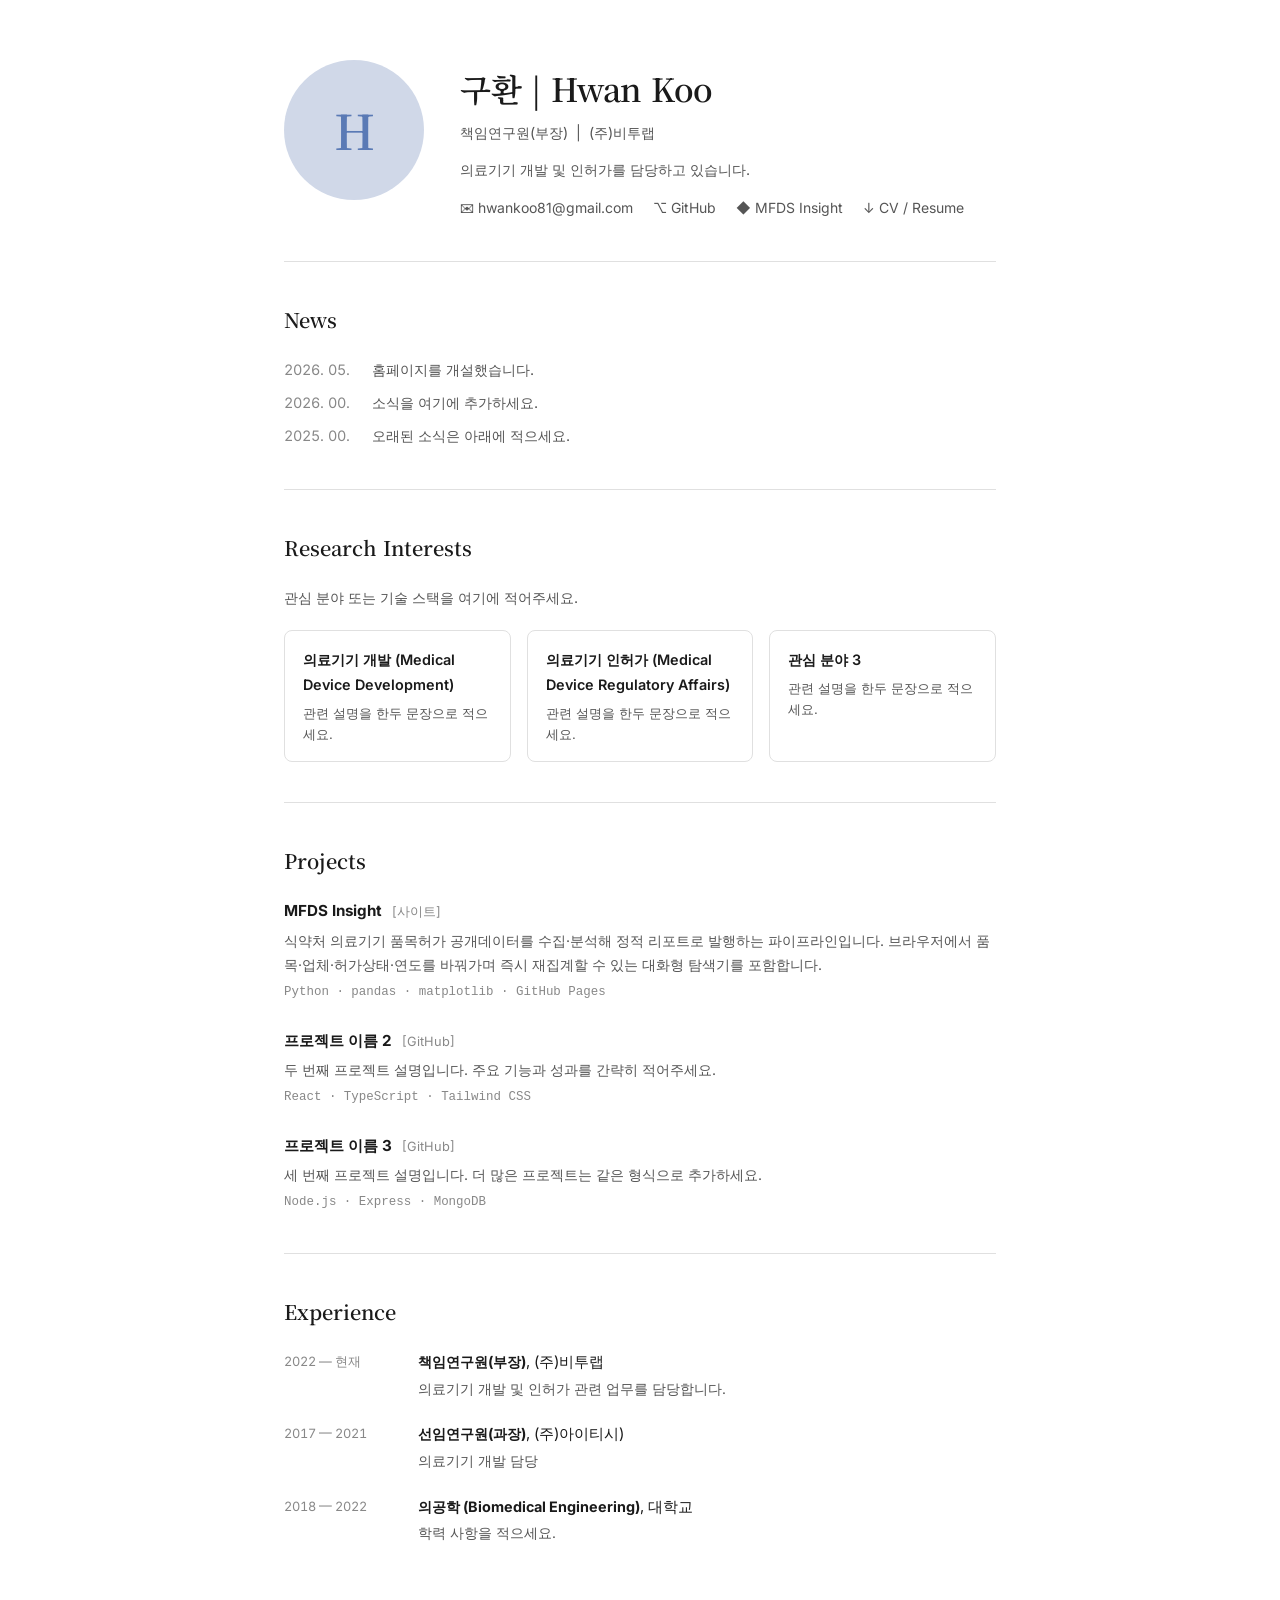
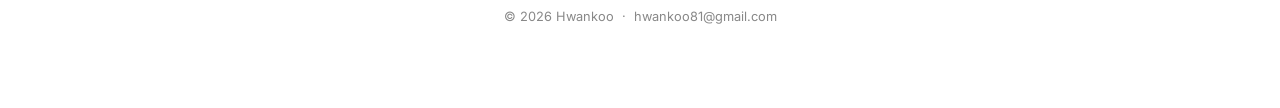
<file: index.html>
<!DOCTYPE html>
<html lang="ko">
<head>
  <meta charset="UTF-8" />
  <meta name="viewport" content="width=device-width, initial-scale=1.0" />
  <title>Hwankoo</title>
  <link rel="preconnect" href="https://fonts.googleapis.com" />
  <link rel="preconnect" href="https://fonts.gstatic.com" crossorigin />
  <link href="https://fonts.googleapis.com/css2?family=Noto+Serif+KR:wght@400;600&family=Inter:wght@300;400;500&display=swap" rel="stylesheet" />
  <link rel="stylesheet" href="style.css" />
</head>
<body>
  <div class="page">

    <!-- ── Profile ── -->
    <header class="profile">
      <div class="profile-photo-wrap">
        <div class="profile-photo-placeholder">H</div>
        <!-- 사진 있으면 아래 줄 주석 해제 후 photo.jpg 교체 -->
        <!-- <img src="photo.jpg" alt="Hwankoo" class="profile-photo" /> -->
      </div>

      <div class="profile-info">
        <h1>구환 | Hwan Koo</h1>
        <p class="profile-title">책임연구원(부장) &nbsp;|&nbsp; (주)비투랩</p>
        <p class="profile-bio">
          의료기기 개발 및 인허가를 담당하고 있습니다.
        </p>
        <ul class="profile-links">
          <li><a href="mailto:hwankoo81@gmail.com">✉ hwankoo81@gmail.com</a></li>
          <li><a href="https://github.com/hwankoo" target="_blank" rel="noopener">⌥ GitHub</a></li>
	  <li><a href="/mfds-insight/">◆ MFDS Insight</a></li>
          <li><a href="#" target="_blank" rel="noopener">↓ CV / Resume</a></li>
        </ul>
      </div>
    </header>

    <hr />

    <!-- ── News ── -->
    <section>
      <h2>News</h2>
      <ul class="news-list">
        <li><span class="date">2026. 05.</span> 홈페이지를 개설했습니다.</li>
        <li><span class="date">2026. 00.</span> 소식을 여기에 추가하세요.</li>
        <li><span class="date">2025. 00.</span> 오래된 소식은 아래에 적으세요.</li>
      </ul>
    </section>

    <hr />

    <!-- ── Research / Skills ── -->
    <section>
      <h2>Research Interests</h2>
      <p class="section-desc">관심 분야 또는 기술 스택을 여기에 적어주세요.</p>
      <div class="interest-grid">
        <div class="interest-card">
          <h3>의료기기 개발 (Medical Device Development)</h3>
          <p>관련 설명을 한두 문장으로 적으세요.</p>
        </div>
        <div class="interest-card">
          <h3>의료기기 인허가 (Medical Device Regulatory Affairs)</h3>
          <p>관련 설명을 한두 문장으로 적으세요.</p>
        </div>
        <div class="interest-card">
          <h3>관심 분야 3</h3>
          <p>관련 설명을 한두 문장으로 적으세요.</p>
        </div>
      </div>
    </section>

    <hr />

    <!-- ── Projects ── -->
    <section>
      <h2>Projects</h2>
      <ul class="project-list">
        <li>
          <div class="proj-title">
	    <strong>MFDS Insight</strong> 
            <span class="proj-links">
		  <a href="/mfds-insight/">[사이트]</a>
            </span>
          </div>
          <p>식약처 의료기기 품목허가 공개데이터를 수집·분석해 정적 리포트로 발행하는
			  파이프라인입니다. 브라우저에서 품목·업체·허가상태·연도를 바꿔가며
			  즉시 재집계할 수 있는 대화형 탐색기를 포함합니다.</p>
	  <p class="proj-stack">Python · pandas · matplotlib · GitHub Pages</p>
	</li>
	
        <li>
          <div class="proj-title">
            <strong>프로젝트 이름 2</strong>
            <span class="proj-links">
              <a href="#" target="_blank" rel="noopener">[GitHub]</a>
            </span>
          </div>
          <p>두 번째 프로젝트 설명입니다. 주요 기능과 성과를 간략히 적어주세요.</p>
          <p class="proj-stack">React · TypeScript · Tailwind CSS</p>
        </li>

        <li>
          <div class="proj-title">
            <strong>프로젝트 이름 3</strong>
            <span class="proj-links">
              <a href="#" target="_blank" rel="noopener">[GitHub]</a>
            </span>
          </div>
          <p>세 번째 프로젝트 설명입니다. 더 많은 프로젝트는 같은 형식으로 추가하세요.</p>
          <p class="proj-stack">Node.js · Express · MongoDB</p>
        </li>
      </ul>
    </section>

    <hr />

    <!-- ── Experience ── -->
    <section>
      <h2>Experience</h2>
      <ul class="exp-list">
        <li>
          <span class="exp-date">2022 — 현재</span>
          <div>
            <strong>책임연구원(부장)</strong>, (주)비투랩
            <p>의료기기 개발 및 인허가 관련 업무를 담당합니다.</p>
          </div>
        </li>
        <li>
          <span class="exp-date">2017 — 2021</span>
          <div>
            <strong>선임연구원(과장)</strong>, (주)아이티시)
            <p>의료기기 개발 담당</p>
          </div>
        </li>
        <li>
          <span class="exp-date">2018 — 2022</span>
          <div>
            <strong>의공학 (Biomedical Engineering)</strong>, 대학교
            <p>학력 사항을 적으세요.</p>
          </div>
        </li>
      </ul>
    </section>

    <footer>
      <p>© 2026 Hwankoo &nbsp;·&nbsp; <a href="mailto:hwankoo81@gmail.com">hwankoo81@gmail.com</a></p>
    </footer>

  </div>
</body>
</html>
</file>
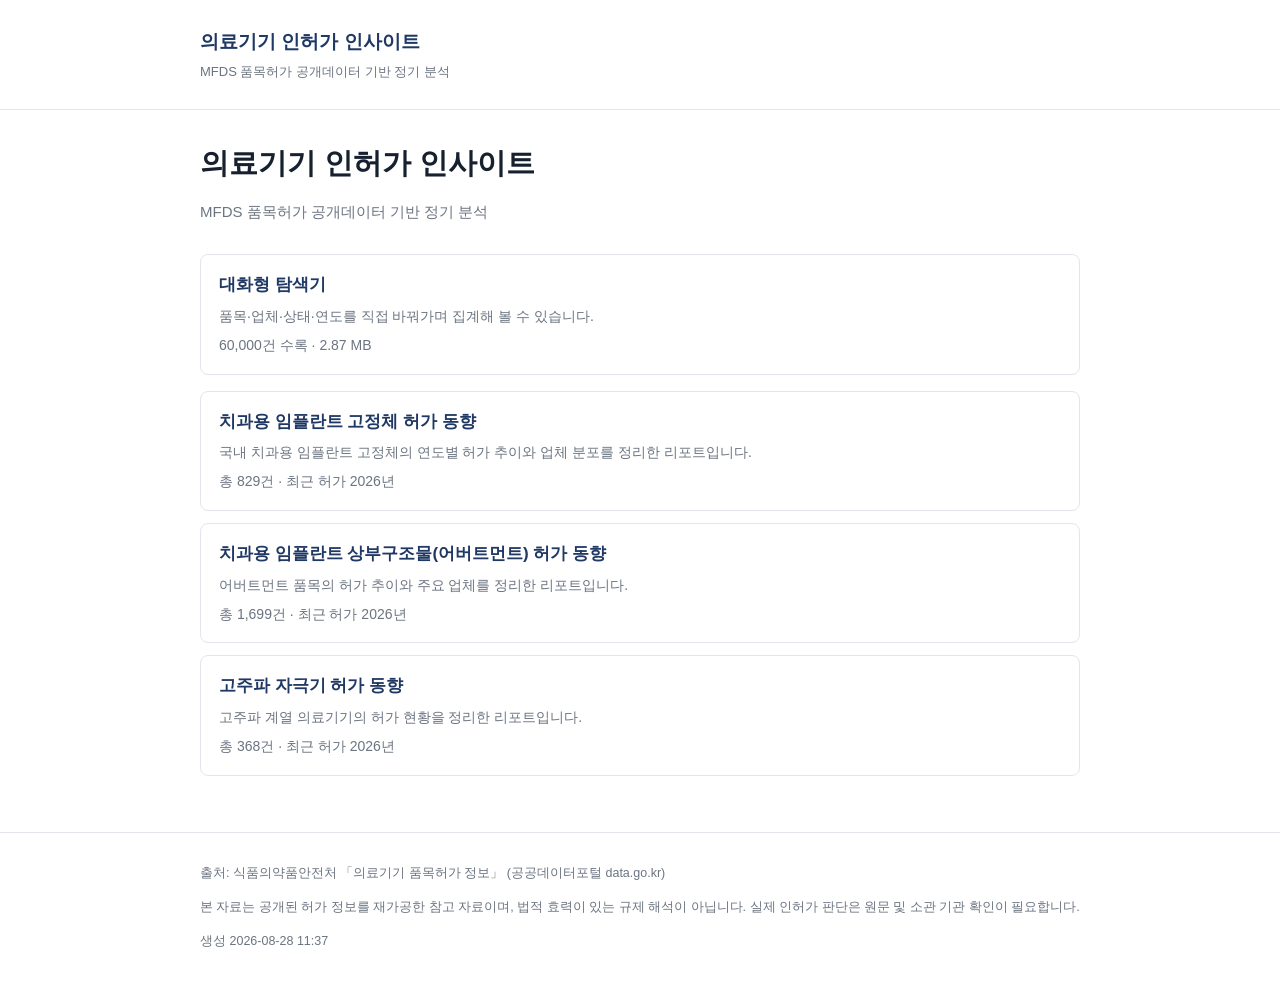
<file: mfds-insight/index.html>
<!DOCTYPE html>
<html lang="ko-KR">
<head>
<meta charset="utf-8">
<meta name="viewport" content="width=device-width, initial-scale=1">
<meta name="referrer" content="no-referrer">
<title>의료기기 인허가 인사이트</title>
<style>
  :root{--ink:#16202e;--muted:#6b7480;--line:#e2e6ec;--accent:#1F3864;--bg:#fff;--soft:#f6f8fb}
  *{box-sizing:border-box}
  body{margin:0;background:var(--bg);color:var(--ink);
       font-family:-apple-system,BlinkMacSystemFont,"Malgun Gothic","맑은 고딕",sans-serif;
       line-height:1.7;font-size:16px}
  .wrap{max-width:920px;margin:0 auto;padding:0 20px}
  header{border-bottom:1px solid var(--line);padding:26px 0;margin-bottom:34px}
  header .t{font-size:19px;font-weight:700;color:var(--accent);text-decoration:none}
  header .s{color:var(--muted);font-size:13px;margin-top:3px}
  h1{font-size:29px;line-height:1.35;margin:0 0 10px}
  h2{font-size:20px;margin:44px 0 14px;padding-bottom:7px;border-bottom:1px solid var(--line)}
  .lede{color:var(--muted);font-size:15px;margin-bottom:30px}
  .kpis{display:grid;grid-template-columns:repeat(auto-fit,minmax(140px,1fr));gap:12px;margin:24px 0}
  .kpi{background:var(--soft);border:1px solid var(--line);border-radius:8px;padding:14px}
  .kpi .n{font-size:23px;font-weight:700;color:var(--accent)}
  .kpi .l{font-size:12px;color:var(--muted);margin-top:2px}
  figure{margin:22px 0}
  figure img{width:100%;height:auto;border:1px solid var(--line);border-radius:8px;background:#fff}
  figcaption{font-size:12.5px;color:var(--muted);margin-top:7px}
  table{width:100%;border-collapse:collapse;font-size:13.5px;margin-top:14px}
  th,td{border-bottom:1px solid var(--line);padding:8px 9px;text-align:left;vertical-align:top}
  th{background:var(--soft);font-weight:600;white-space:nowrap}
  .scroll{overflow-x:auto;-webkit-overflow-scrolling:touch}
  .dl a{display:inline-block;margin-right:10px;font-size:13.5px;color:var(--accent)}
  .note{background:var(--soft);border-left:3px solid var(--accent);padding:12px 15px;
        font-size:13.5px;color:var(--muted);border-radius:0 6px 6px 0;margin:20px 0}
  footer{margin:56px 0 40px;padding-top:18px;border-top:1px solid var(--line);
         font-size:12.5px;color:var(--muted)}
  a{color:var(--accent)}
  ul.cards{list-style:none;padding:0}
  ul.cards li{border:1px solid var(--line);border-radius:8px;padding:16px 18px;margin-bottom:12px}
  ul.cards a{font-size:17px;font-weight:600;text-decoration:none}
  ul.cards p{margin:5px 0 0;color:var(--muted);font-size:14px}
</style>
</head>
<body>
<header><div class="wrap">
  <a class="t" href="/">의료기기 인허가 인사이트</a>
  <div class="s">MFDS 품목허가 공개데이터 기반 정기 분석</div>
</div></header>
<main class="wrap"><h1>의료기기 인허가 인사이트</h1>
<p class="lede">MFDS 품목허가 공개데이터 기반 정기 분석</p>
<ul class="cards">
  <li>
    <a href="explore/">대화형 탐색기</a>
    <p>품목·업체·상태·연도를 직접 바꿔가며 집계해 볼 수 있습니다.</p>
    <p>60,000건 수록 · 2.87 MB</p>
  </li>
</ul>
<ul class="cards">
  <li>
    <a href="dental-implant-fixture/">치과용 임플란트 고정체 허가 동향</a>
    <p>국내 치과용 임플란트 고정체의 연도별 허가 추이와 업체 분포를 정리한 리포트입니다.</p>
    <p>총 829건 · 최근 허가 2026년</p>
  </li>
  <li>
    <a href="dental-abutment/">치과용 임플란트 상부구조물(어버트먼트) 허가 동향</a>
    <p>어버트먼트 품목의 허가 추이와 주요 업체를 정리한 리포트입니다.</p>
    <p>총 1,699건 · 최근 허가 2026년</p>
  </li>
  <li>
    <a href="rf-stimulator/">고주파 자극기 허가 동향</a>
    <p>고주파 계열 의료기기의 허가 현황을 정리한 리포트입니다.</p>
    <p>총 368건 · 최근 허가 2026년</p>
  </li>
</ul>
</main>
<footer><div class="wrap">
  <p>출처: 식품의약품안전처 「의료기기 품목허가 정보」 (공공데이터포털 data.go.kr)</p>
  <p>본 자료는 공개된 허가 정보를 재가공한 참고 자료이며, 법적 효력이 있는 규제 해석이 아닙니다.
     실제 인허가 판단은 원문 및 소관 기관 확인이 필요합니다.</p>
  <p>생성 2026-08-28 11:37</p>
</div></footer>
</body>
</html>
</file>
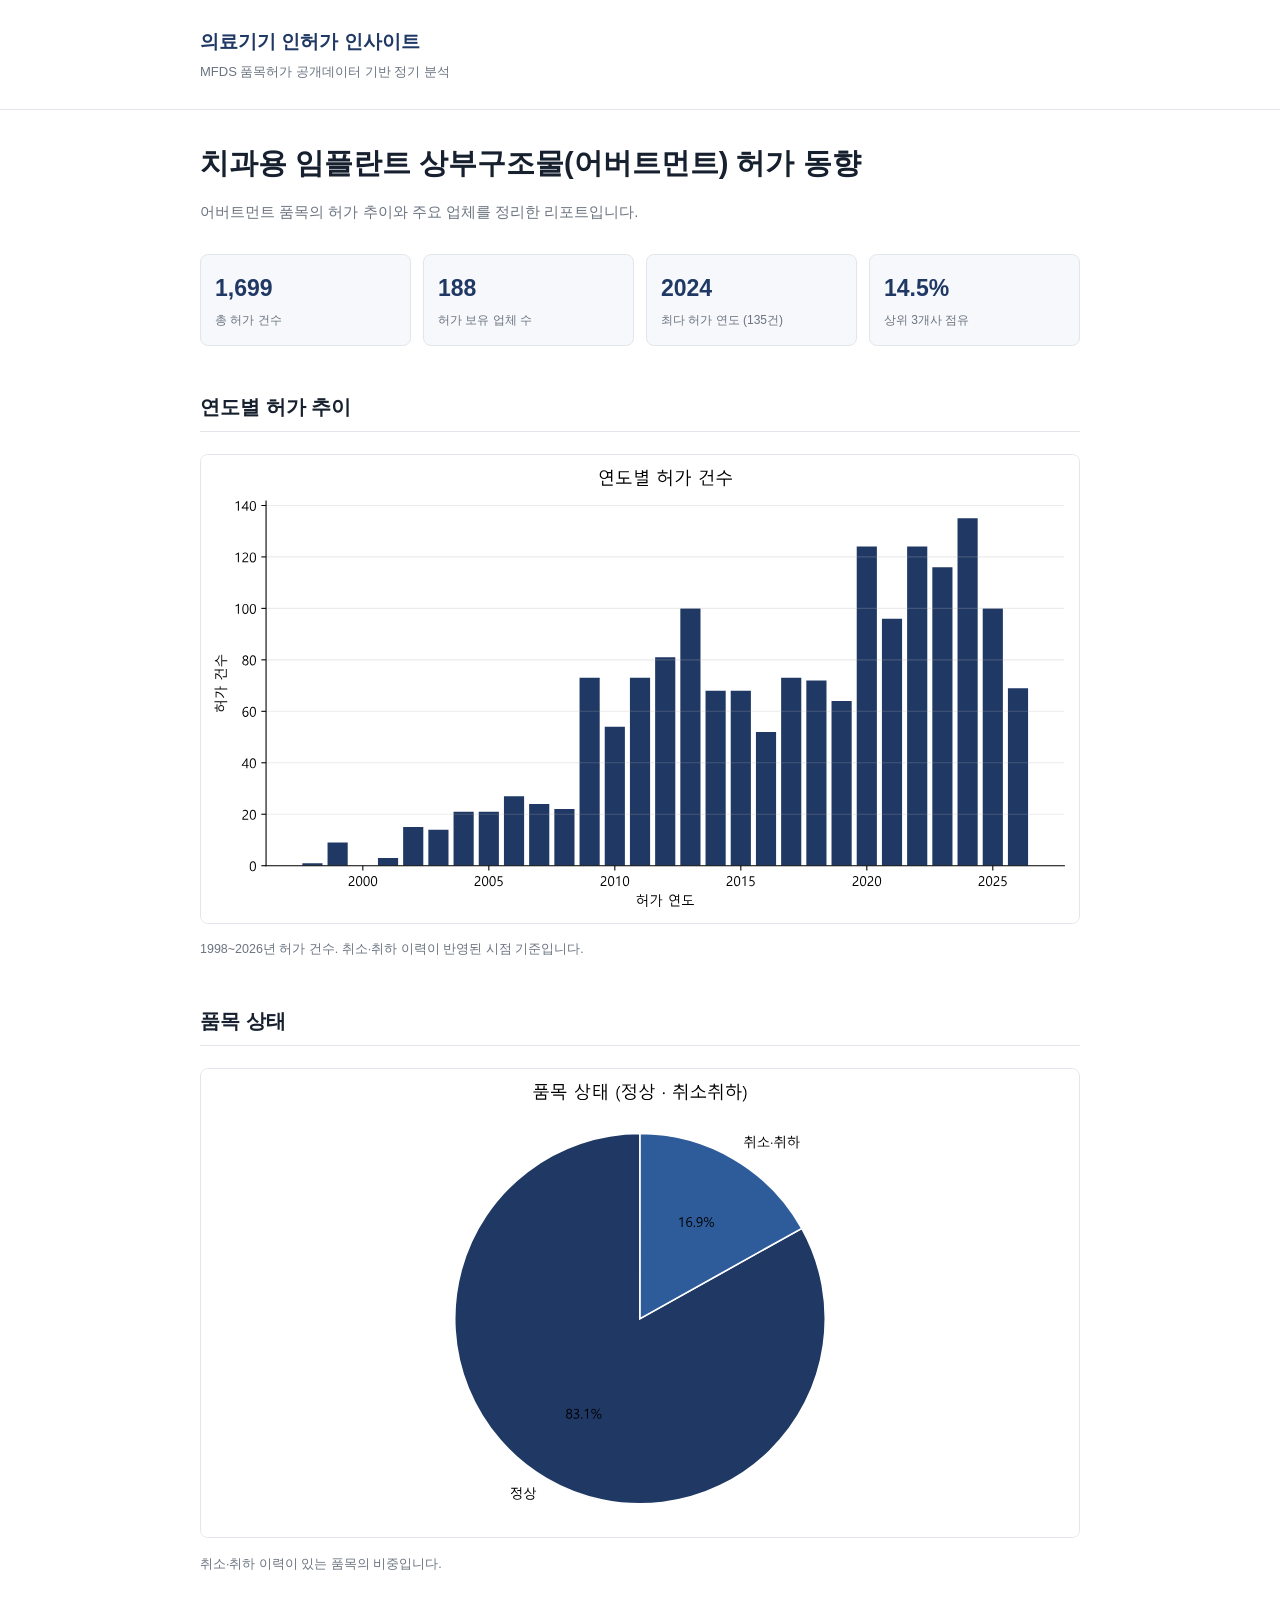
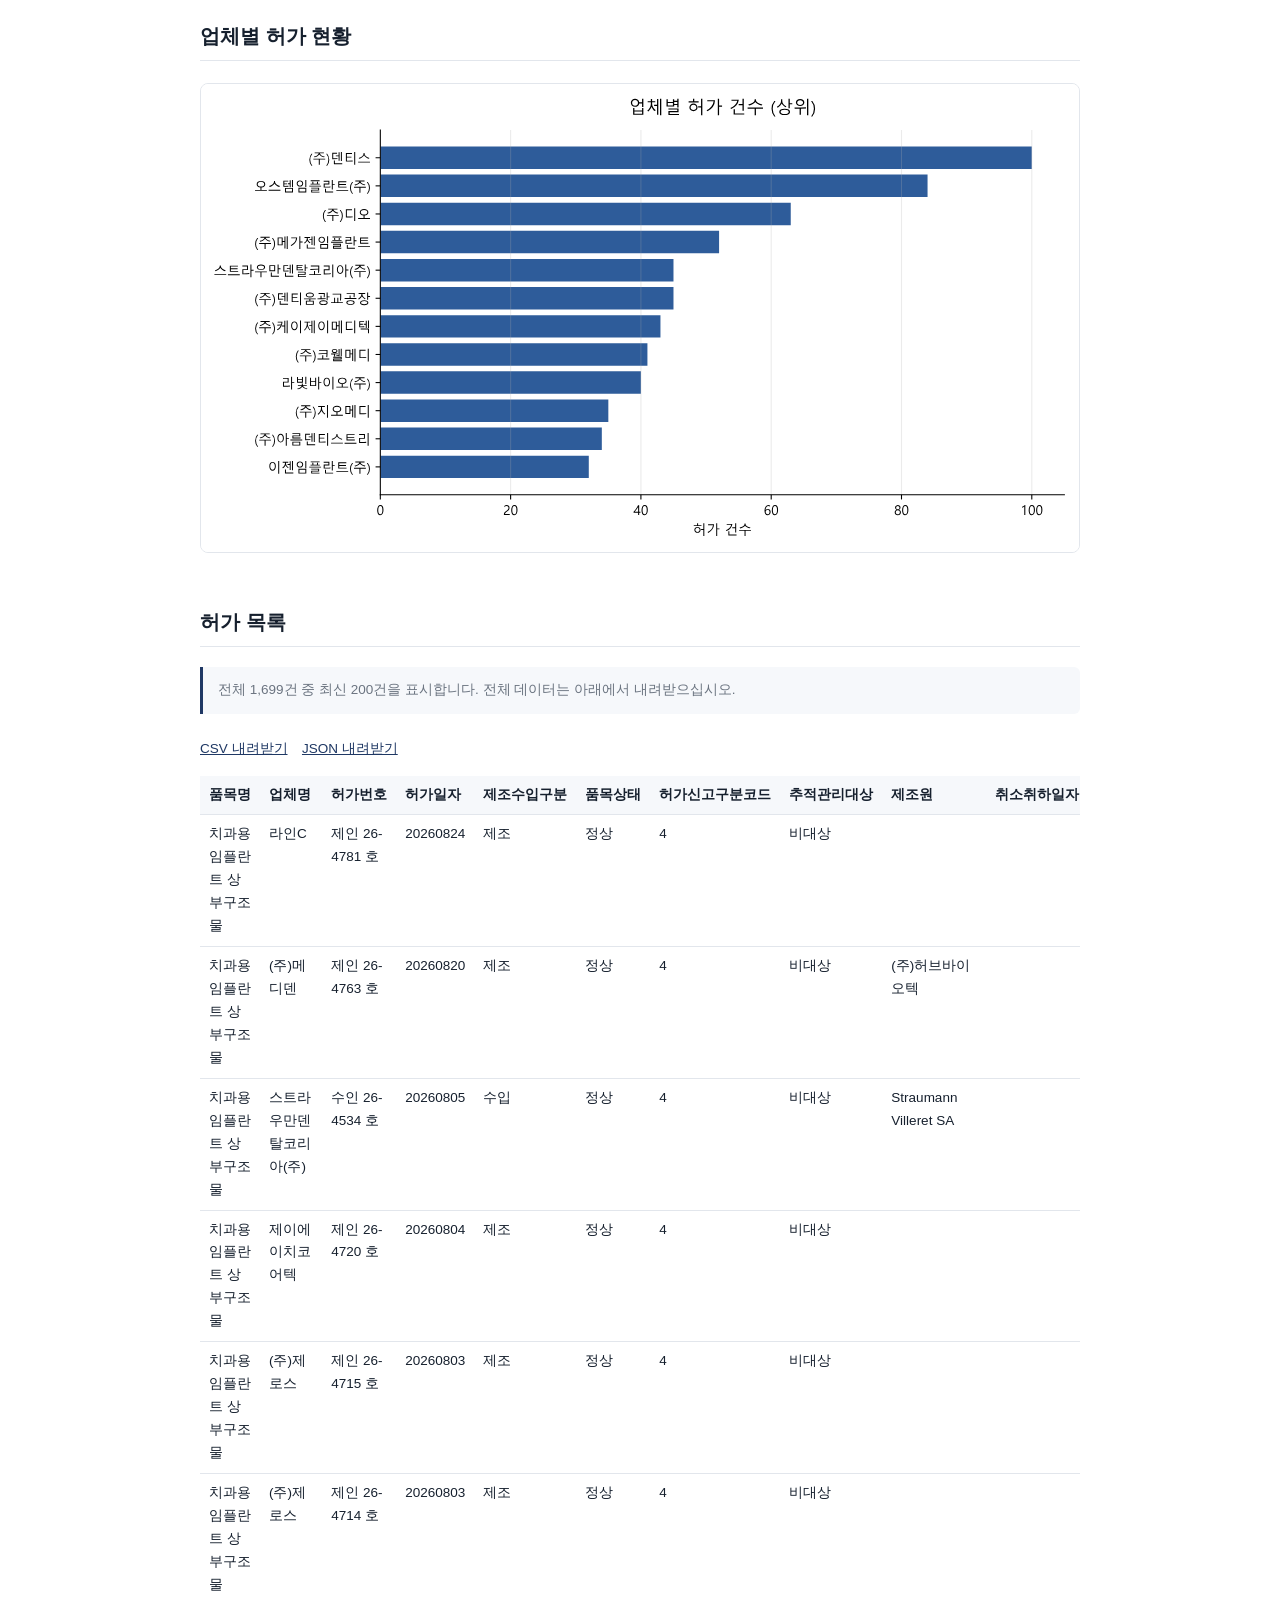
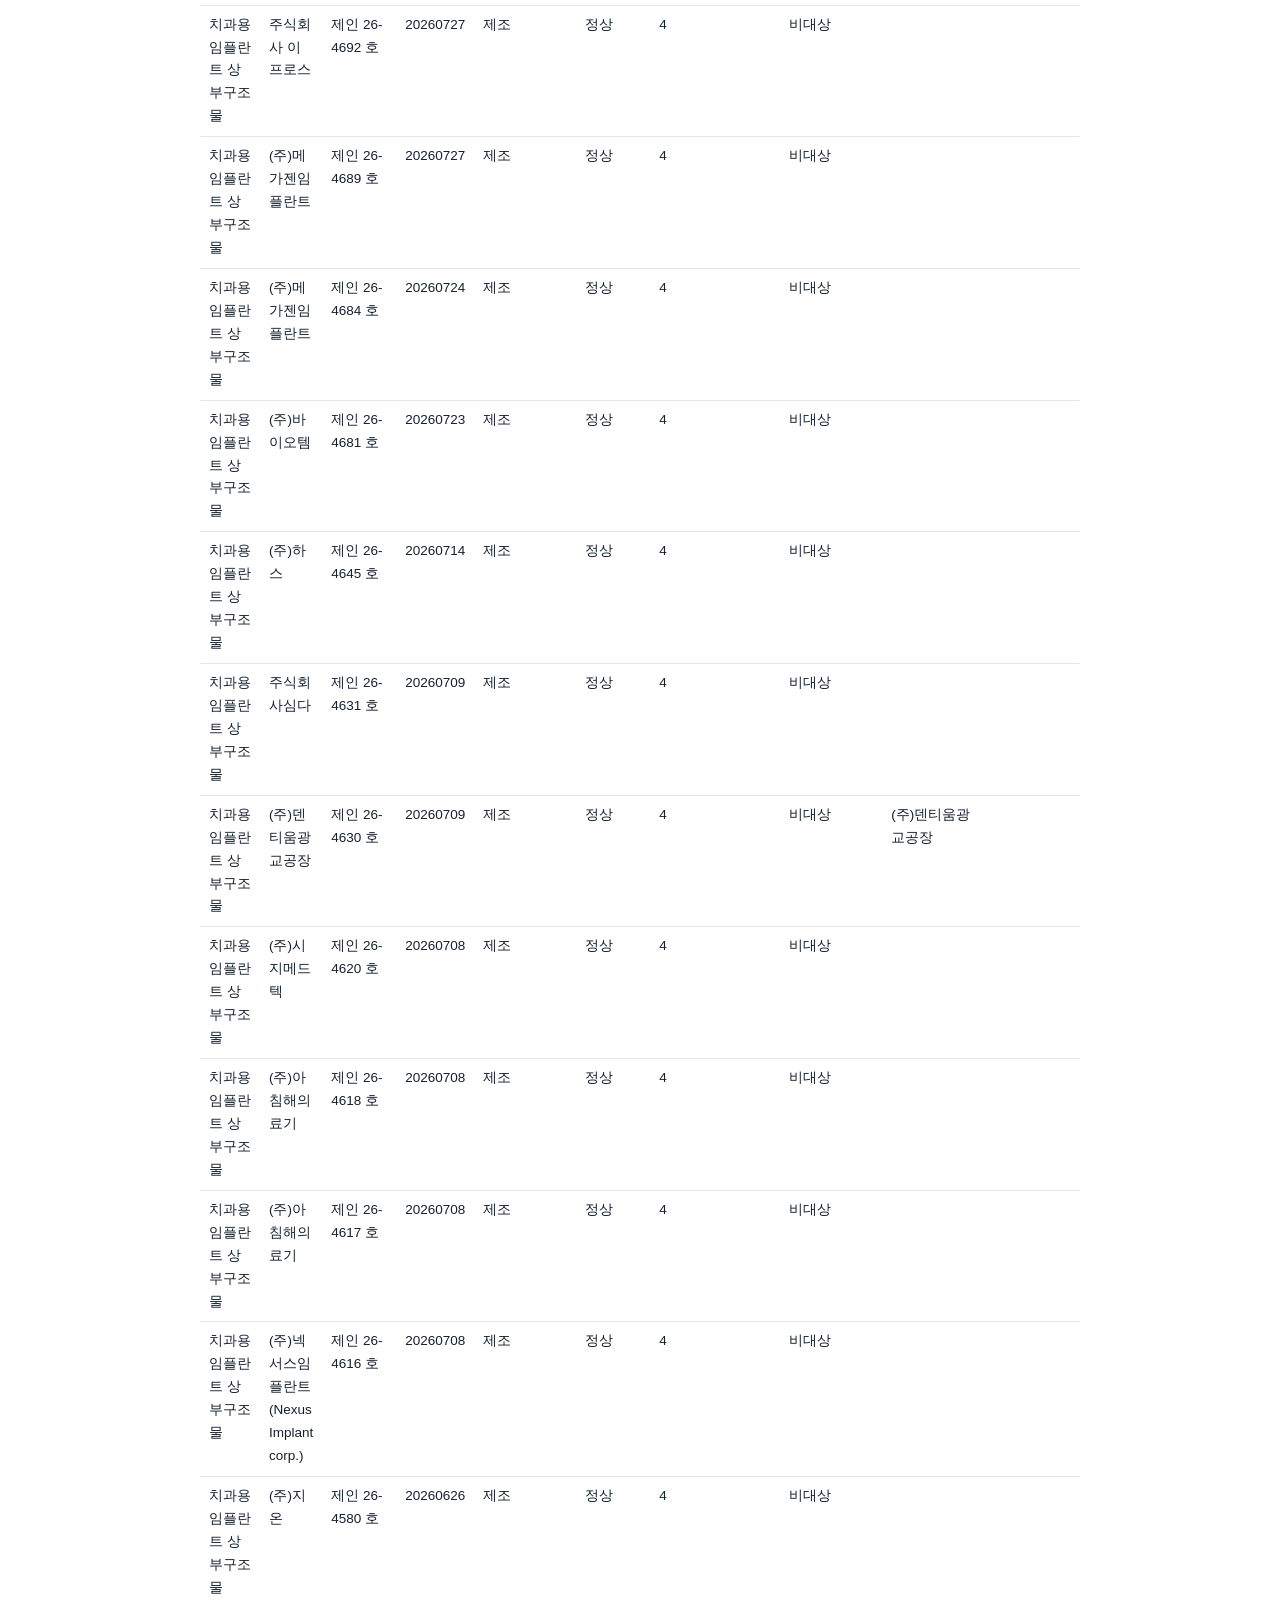
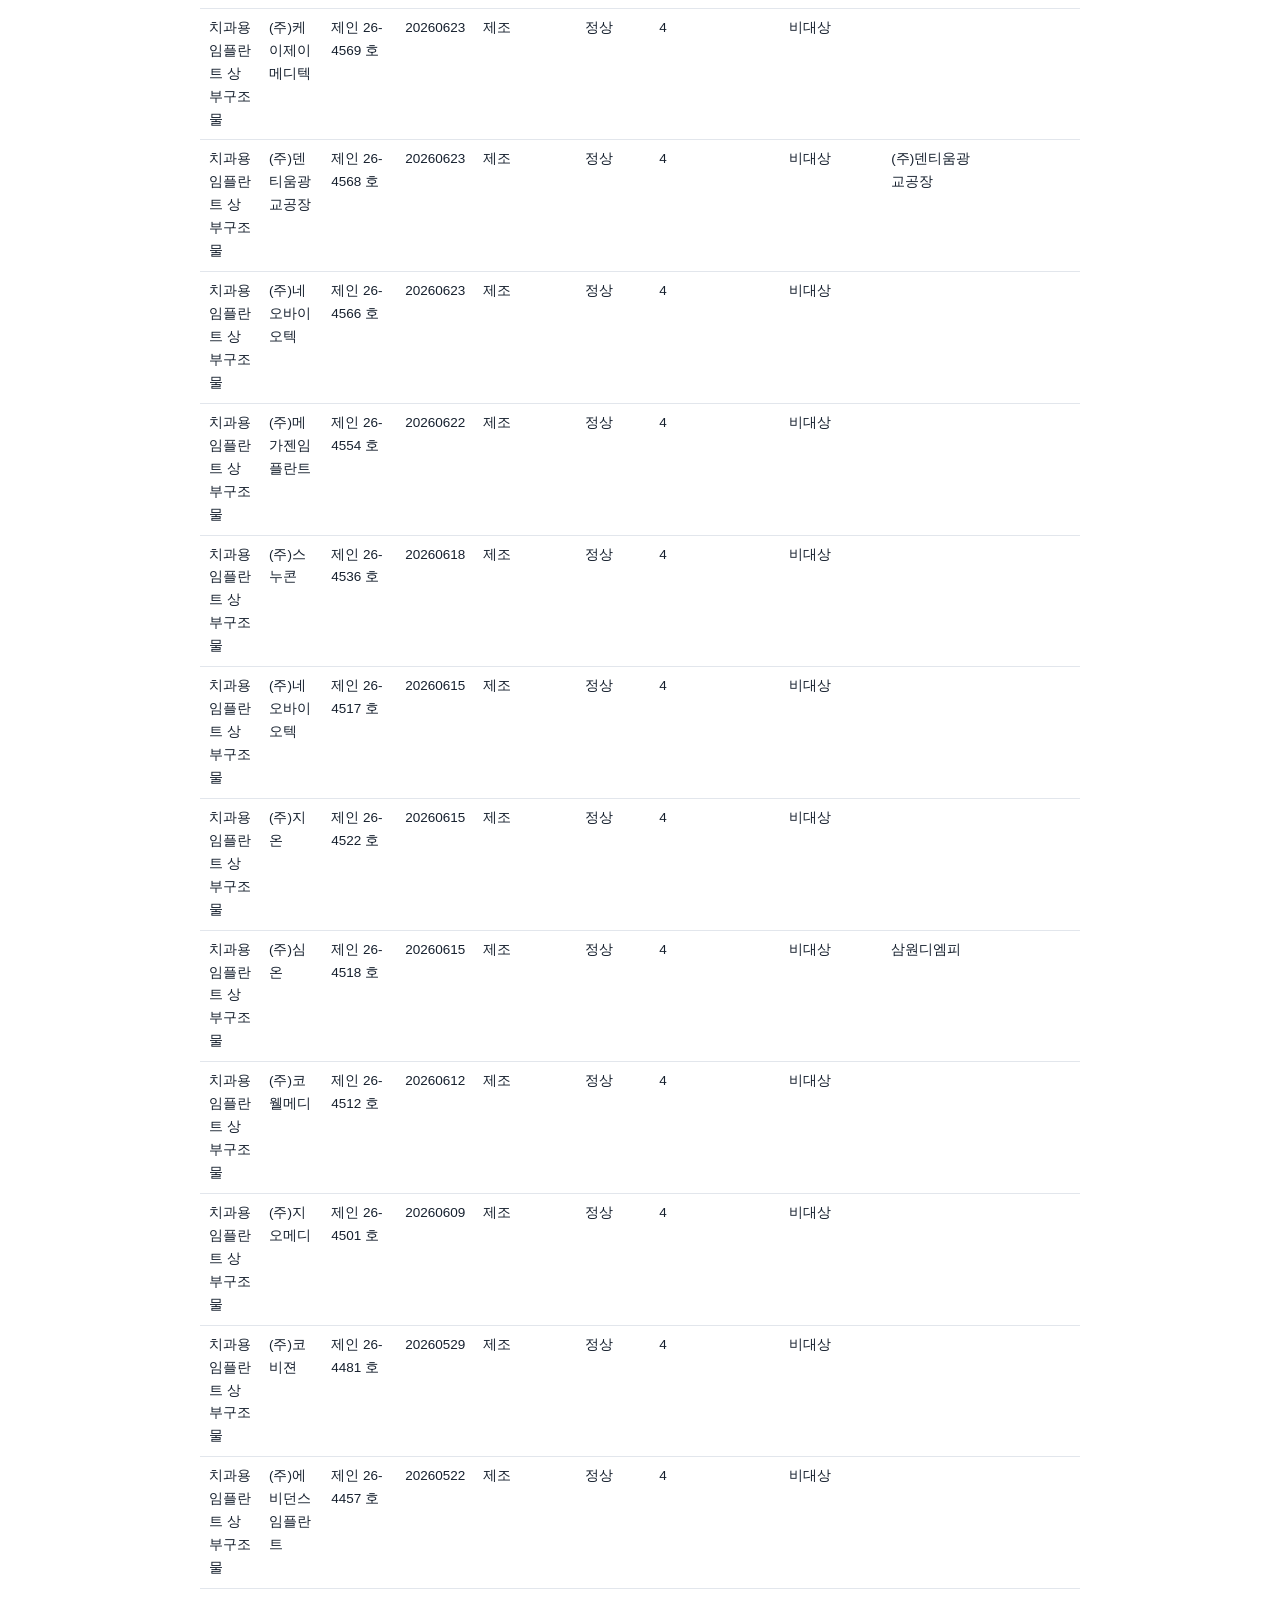
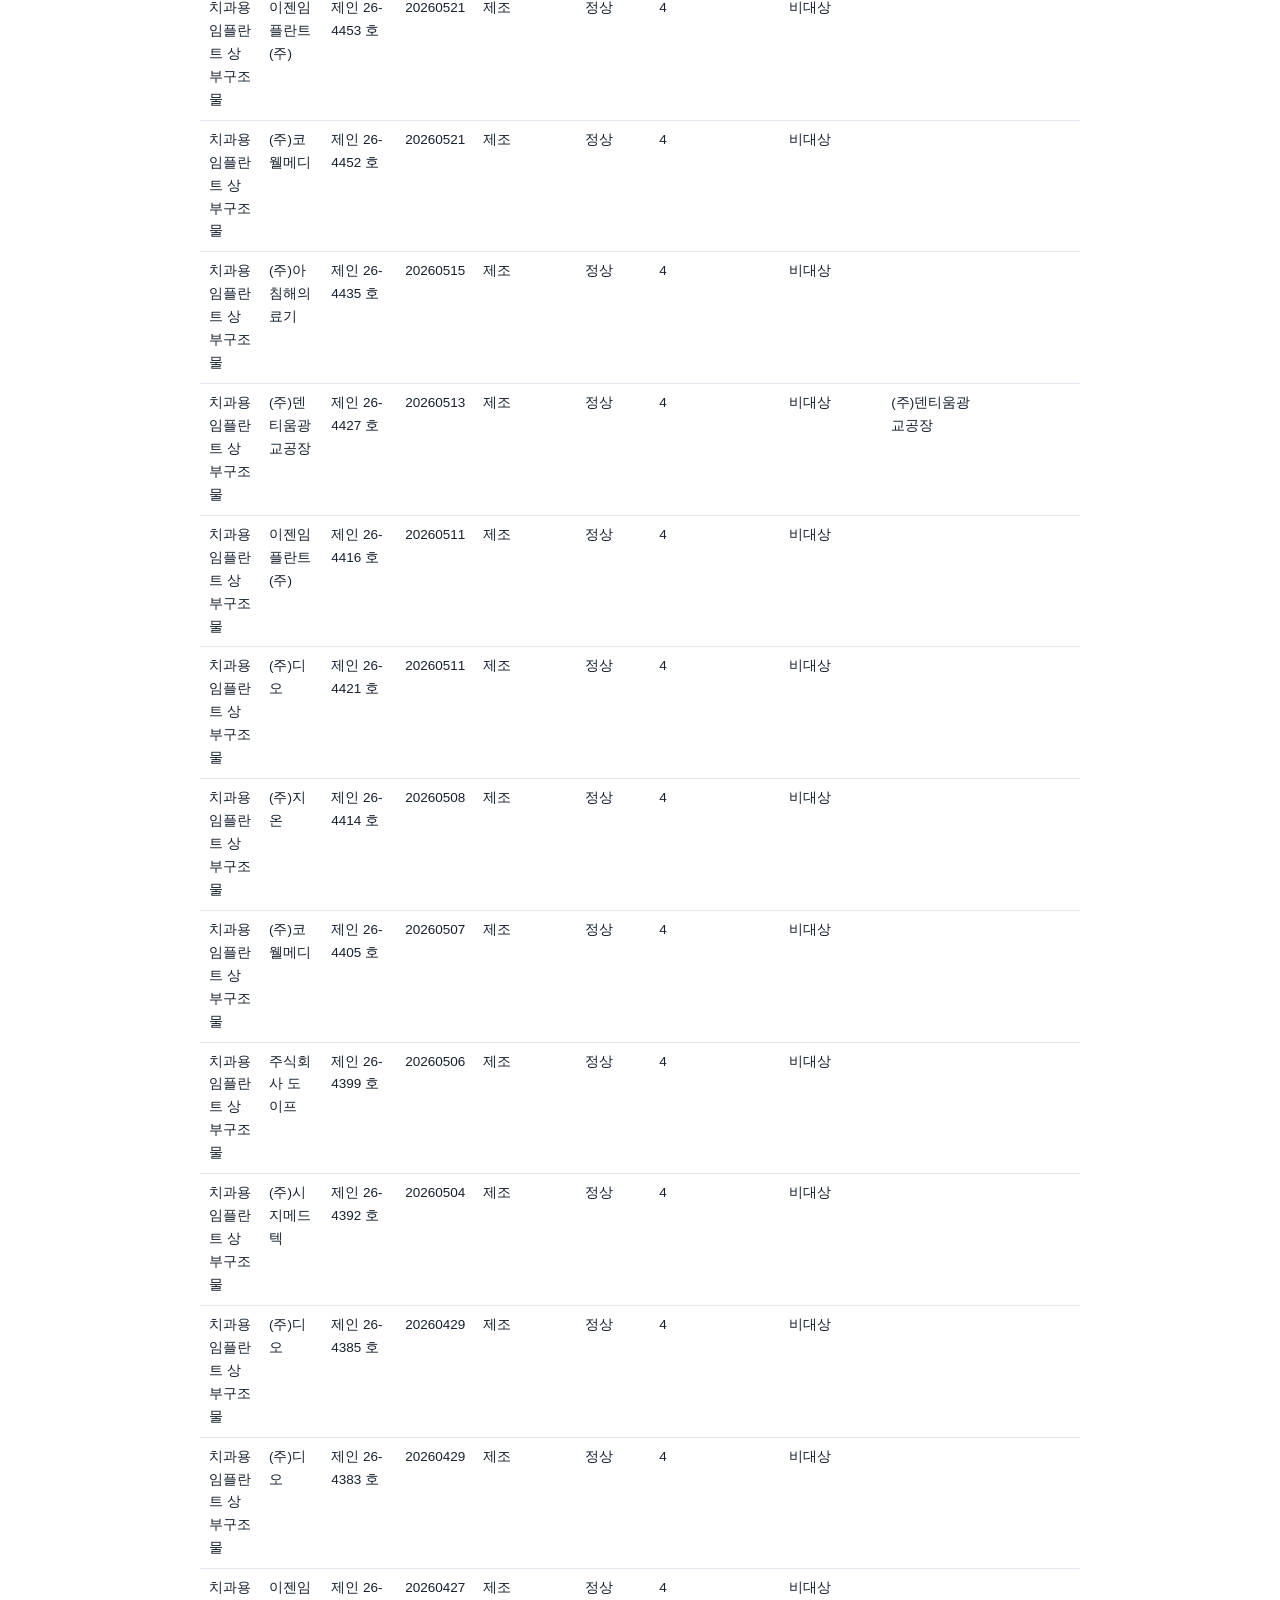
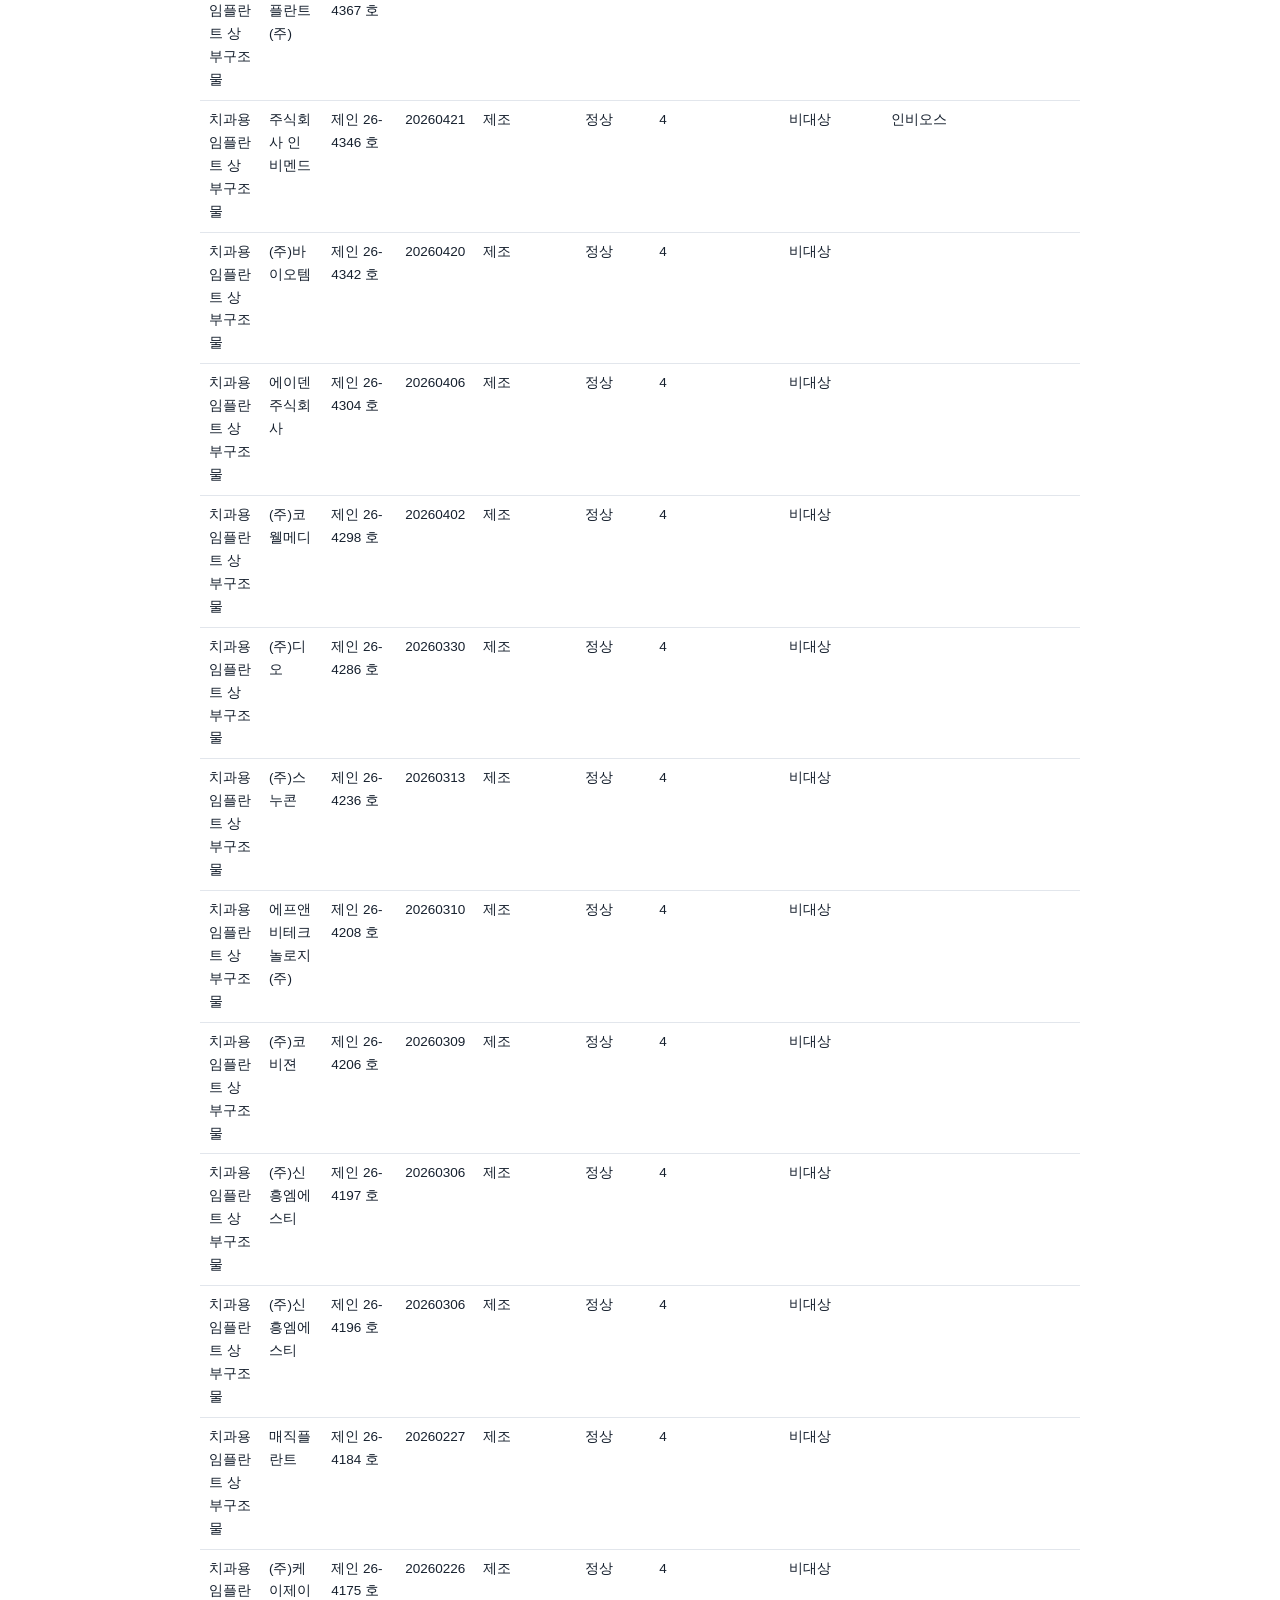
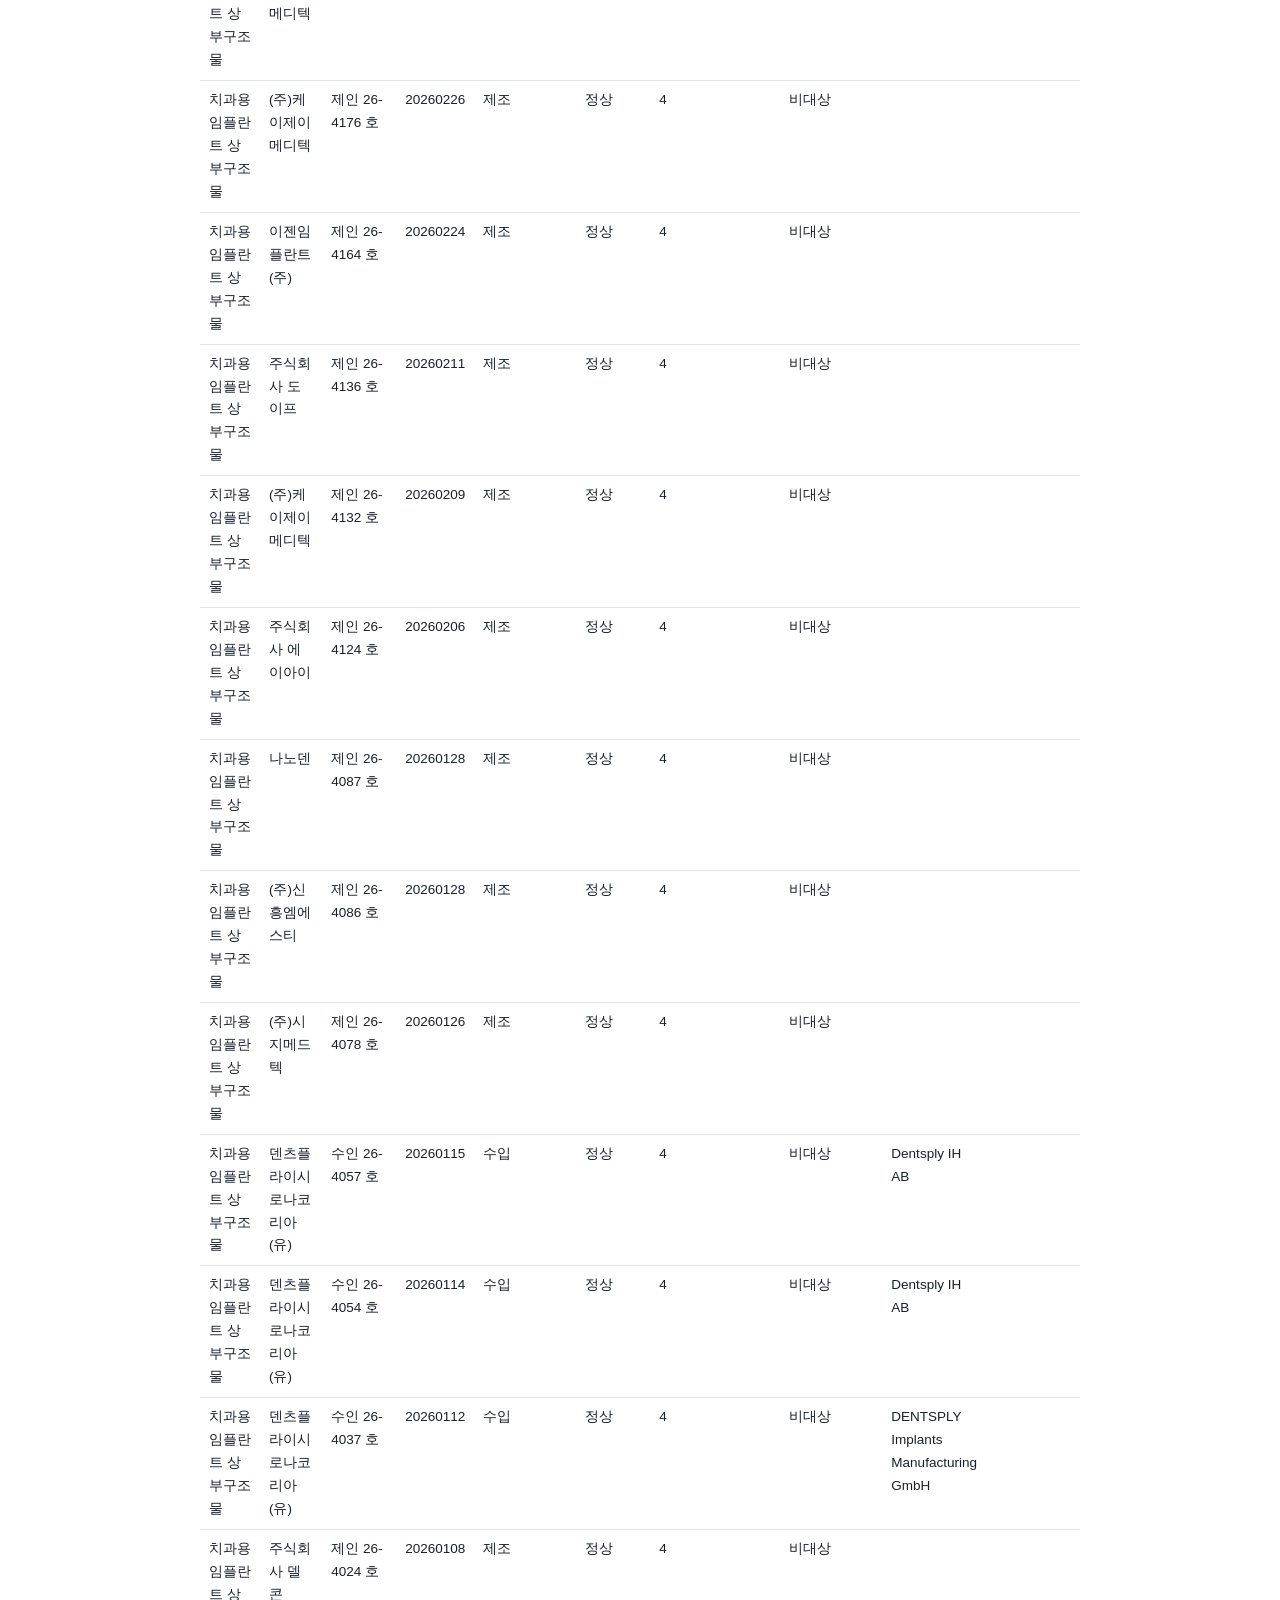
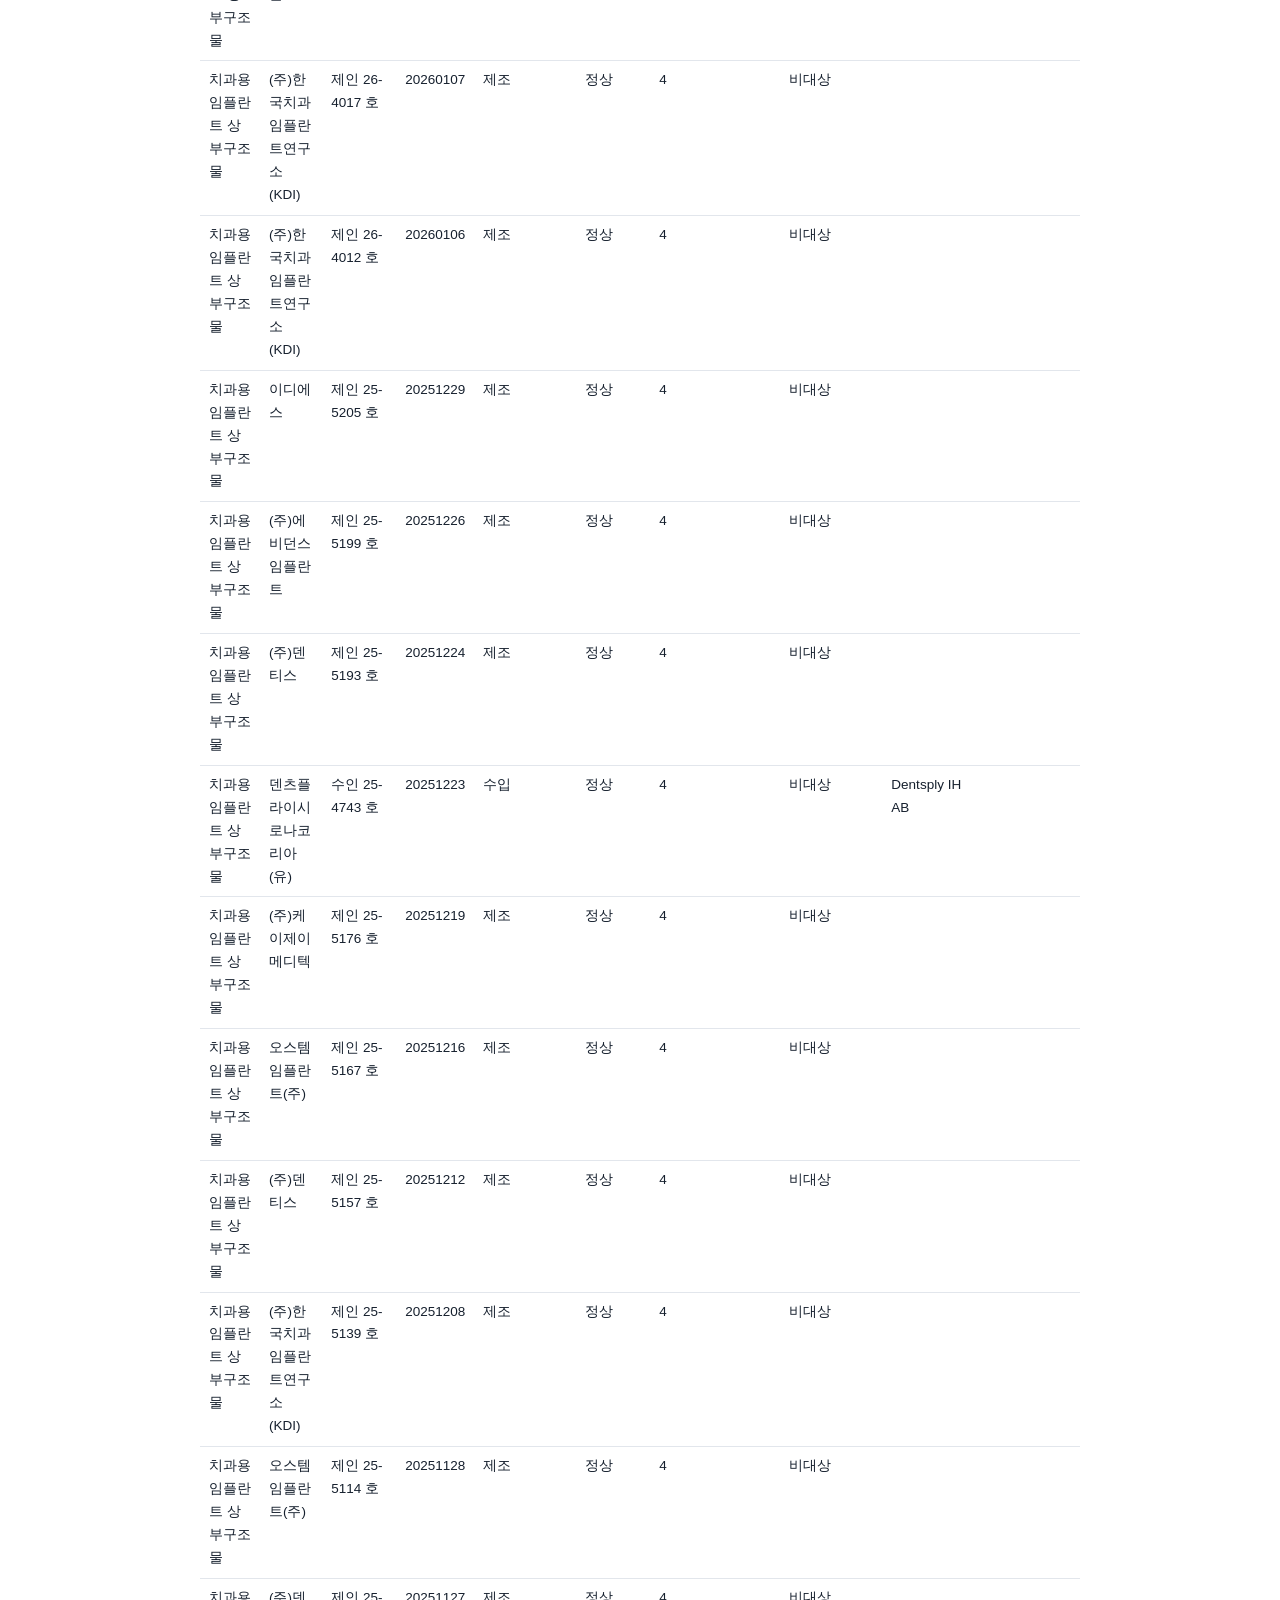
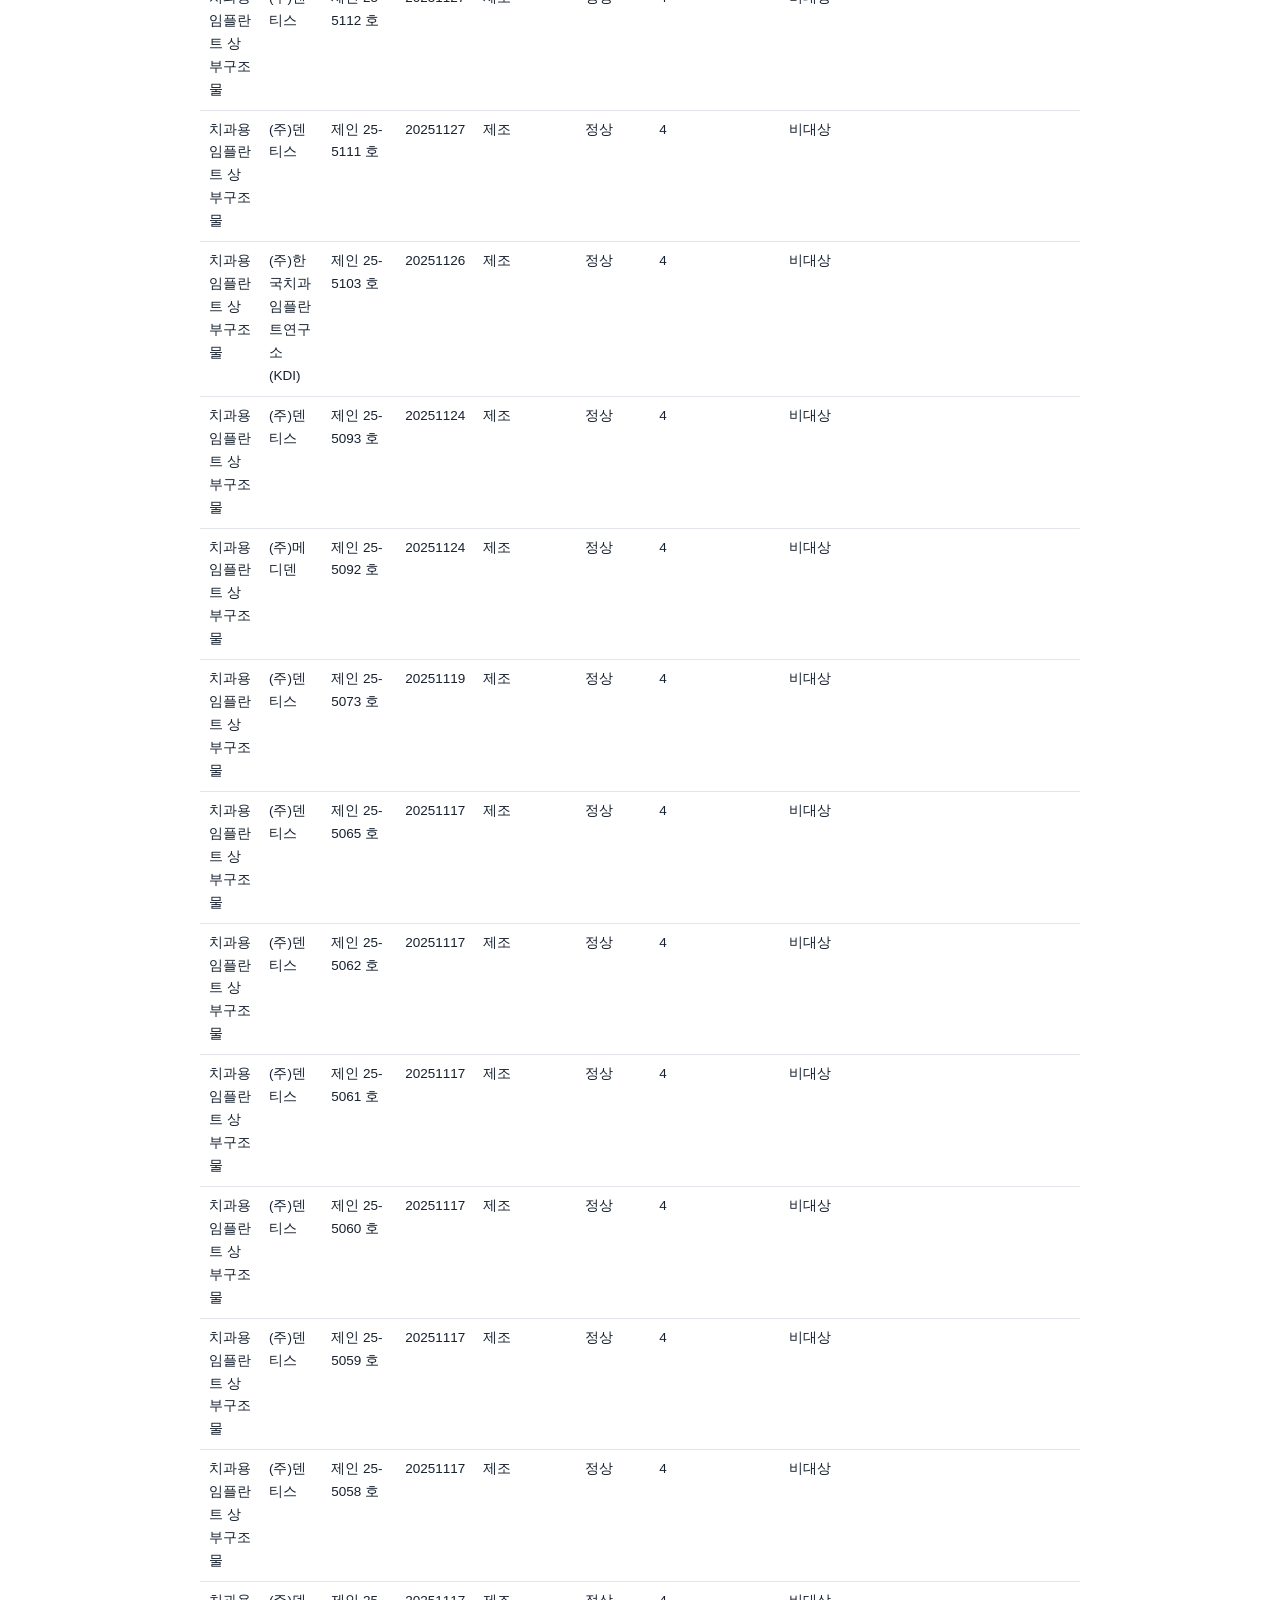
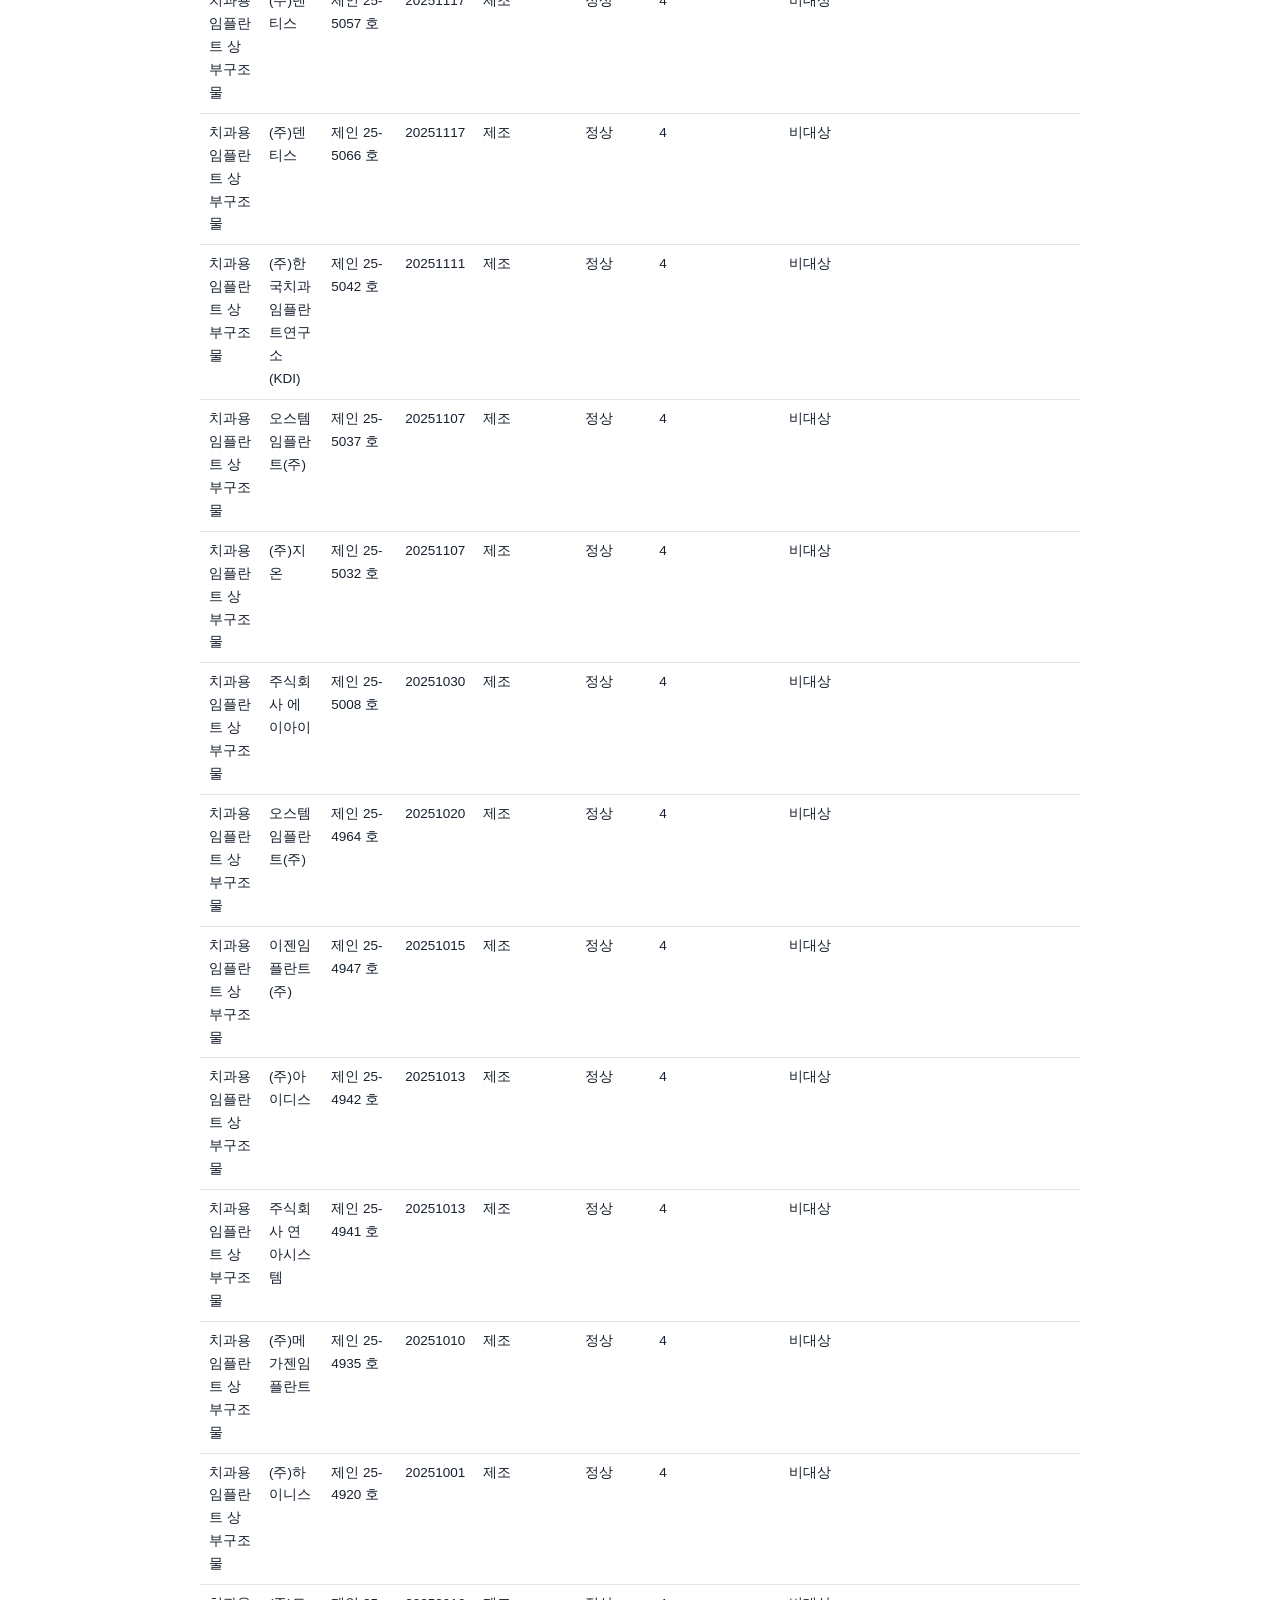
<file: mfds-insight/dental-abutment/index.html>
<!DOCTYPE html>
<html lang="ko-KR">
<head>
<meta charset="utf-8">
<meta name="viewport" content="width=device-width, initial-scale=1">
<meta name="referrer" content="no-referrer">
<title>치과용 임플란트 상부구조물(어버트먼트) 허가 동향 · 의료기기 인허가 인사이트</title>
<meta name="description" content="어버트먼트 품목의 허가 추이와 주요 업체를 정리한 리포트입니다."><style>
  :root{--ink:#16202e;--muted:#6b7480;--line:#e2e6ec;--accent:#1F3864;--bg:#fff;--soft:#f6f8fb}
  *{box-sizing:border-box}
  body{margin:0;background:var(--bg);color:var(--ink);
       font-family:-apple-system,BlinkMacSystemFont,"Malgun Gothic","맑은 고딕",sans-serif;
       line-height:1.7;font-size:16px}
  .wrap{max-width:920px;margin:0 auto;padding:0 20px}
  header{border-bottom:1px solid var(--line);padding:26px 0;margin-bottom:34px}
  header .t{font-size:19px;font-weight:700;color:var(--accent);text-decoration:none}
  header .s{color:var(--muted);font-size:13px;margin-top:3px}
  h1{font-size:29px;line-height:1.35;margin:0 0 10px}
  h2{font-size:20px;margin:44px 0 14px;padding-bottom:7px;border-bottom:1px solid var(--line)}
  .lede{color:var(--muted);font-size:15px;margin-bottom:30px}
  .kpis{display:grid;grid-template-columns:repeat(auto-fit,minmax(140px,1fr));gap:12px;margin:24px 0}
  .kpi{background:var(--soft);border:1px solid var(--line);border-radius:8px;padding:14px}
  .kpi .n{font-size:23px;font-weight:700;color:var(--accent)}
  .kpi .l{font-size:12px;color:var(--muted);margin-top:2px}
  figure{margin:22px 0}
  figure img{width:100%;height:auto;border:1px solid var(--line);border-radius:8px;background:#fff}
  figcaption{font-size:12.5px;color:var(--muted);margin-top:7px}
  table{width:100%;border-collapse:collapse;font-size:13.5px;margin-top:14px}
  th,td{border-bottom:1px solid var(--line);padding:8px 9px;text-align:left;vertical-align:top}
  th{background:var(--soft);font-weight:600;white-space:nowrap}
  .scroll{overflow-x:auto;-webkit-overflow-scrolling:touch}
  .dl a{display:inline-block;margin-right:10px;font-size:13.5px;color:var(--accent)}
  .note{background:var(--soft);border-left:3px solid var(--accent);padding:12px 15px;
        font-size:13.5px;color:var(--muted);border-radius:0 6px 6px 0;margin:20px 0}
  footer{margin:56px 0 40px;padding-top:18px;border-top:1px solid var(--line);
         font-size:12.5px;color:var(--muted)}
  a{color:var(--accent)}
  ul.cards{list-style:none;padding:0}
  ul.cards li{border:1px solid var(--line);border-radius:8px;padding:16px 18px;margin-bottom:12px}
  ul.cards a{font-size:17px;font-weight:600;text-decoration:none}
  ul.cards p{margin:5px 0 0;color:var(--muted);font-size:14px}
</style>
</head>
<body>
<header><div class="wrap">
  <a class="t" href="/">의료기기 인허가 인사이트</a>
  <div class="s">MFDS 품목허가 공개데이터 기반 정기 분석</div>
</div></header>
<main class="wrap"><h1>치과용 임플란트 상부구조물(어버트먼트) 허가 동향</h1>
<p class="lede">어버트먼트 품목의 허가 추이와 주요 업체를 정리한 리포트입니다.</p>

<div class="kpis">
  <div class="kpi"><div class="n">1,699</div><div class="l">총 허가 건수</div></div>
  <div class="kpi"><div class="n">188</div><div class="l">허가 보유 업체 수</div></div>
  <div class="kpi"><div class="n">2024</div><div class="l">최다 허가 연도 (135건)</div></div>
  <div class="kpi"><div class="n">14.5%</div><div class="l">상위 3개사 점유</div></div>
</div>

<h2>연도별 허가 추이</h2>
<figure><img src="yearly_trend.svg" alt="연도별 허가 건수 막대그래프">
<figcaption>1998~2026년 허가 건수. 취소·취하 이력이 반영된 시점 기준입니다.</figcaption></figure>

<h2>품목 상태</h2>
<figure><img src="status_mix.svg" alt="품목 상태 분포 원그래프">
<figcaption>취소·취하 이력이 있는 품목의 비중입니다.</figcaption></figure>



<h2>업체별 허가 현황</h2>
<figure><img src="top_companies.svg" alt="업체별 허가 건수 가로 막대그래프"></figure>

<h2>허가 목록</h2>
<p class="note">전체 1,699건 중 최신 200건을 표시합니다. 전체 데이터는 아래에서 내려받으십시오.</p>
<div class="dl">
  <a href="dental-abutment.csv" download>CSV 내려받기</a>
  <a href="dental-abutment.json" download>JSON 내려받기</a>
</div>
<div class="scroll">
<table>
  <thead><tr><th>품목명</th><th>업체명</th><th>허가번호</th><th>허가일자</th><th>제조수입구분</th><th>품목상태</th><th>허가신고구분코드</th><th>추적관리대상</th><th>제조원</th><th>취소취하일자</th></tr></thead>
  <tbody>
    <tr><td>치과용 임플란트 상부구조물</td><td>라인C</td><td>제인 26-4781 호</td><td>20260824</td><td>제조</td><td>정상</td><td>4</td><td>비대상</td><td></td><td></td></tr>
    <tr><td>치과용 임플란트 상부구조물</td><td>(주)메디덴</td><td>제인 26-4763 호</td><td>20260820</td><td>제조</td><td>정상</td><td>4</td><td>비대상</td><td>(주)허브바이오텍</td><td></td></tr>
    <tr><td>치과용 임플란트 상부구조물</td><td>스트라우만덴탈코리아(주)</td><td>수인 26-4534 호</td><td>20260805</td><td>수입</td><td>정상</td><td>4</td><td>비대상</td><td>Straumann Villeret SA</td><td></td></tr>
    <tr><td>치과용 임플란트 상부구조물</td><td>제이에이치코어텍</td><td>제인 26-4720 호</td><td>20260804</td><td>제조</td><td>정상</td><td>4</td><td>비대상</td><td></td><td></td></tr>
    <tr><td>치과용 임플란트 상부구조물</td><td>(주)제로스</td><td>제인 26-4715 호</td><td>20260803</td><td>제조</td><td>정상</td><td>4</td><td>비대상</td><td></td><td></td></tr>
    <tr><td>치과용 임플란트 상부구조물</td><td>(주)제로스</td><td>제인 26-4714 호</td><td>20260803</td><td>제조</td><td>정상</td><td>4</td><td>비대상</td><td></td><td></td></tr>
    <tr><td>치과용 임플란트 상부구조물</td><td>주식회사 이프로스</td><td>제인 26-4692 호</td><td>20260727</td><td>제조</td><td>정상</td><td>4</td><td>비대상</td><td></td><td></td></tr>
    <tr><td>치과용 임플란트 상부구조물</td><td>(주)메가젠임플란트</td><td>제인 26-4689 호</td><td>20260727</td><td>제조</td><td>정상</td><td>4</td><td>비대상</td><td></td><td></td></tr>
    <tr><td>치과용 임플란트 상부구조물</td><td>(주)메가젠임플란트</td><td>제인 26-4684 호</td><td>20260724</td><td>제조</td><td>정상</td><td>4</td><td>비대상</td><td></td><td></td></tr>
    <tr><td>치과용 임플란트 상부구조물</td><td>(주)바이오템</td><td>제인 26-4681 호</td><td>20260723</td><td>제조</td><td>정상</td><td>4</td><td>비대상</td><td></td><td></td></tr>
    <tr><td>치과용 임플란트 상부구조물</td><td>(주)하스</td><td>제인 26-4645 호</td><td>20260714</td><td>제조</td><td>정상</td><td>4</td><td>비대상</td><td></td><td></td></tr>
    <tr><td>치과용 임플란트 상부구조물</td><td>주식회사심다</td><td>제인 26-4631 호</td><td>20260709</td><td>제조</td><td>정상</td><td>4</td><td>비대상</td><td></td><td></td></tr>
    <tr><td>치과용 임플란트 상부구조물</td><td>(주)덴티움광교공장</td><td>제인 26-4630 호</td><td>20260709</td><td>제조</td><td>정상</td><td>4</td><td>비대상</td><td>(주)덴티움광교공장</td><td></td></tr>
    <tr><td>치과용 임플란트 상부구조물</td><td>(주)시지메드텍</td><td>제인 26-4620 호</td><td>20260708</td><td>제조</td><td>정상</td><td>4</td><td>비대상</td><td></td><td></td></tr>
    <tr><td>치과용 임플란트 상부구조물</td><td>(주)아침해의료기</td><td>제인 26-4618 호</td><td>20260708</td><td>제조</td><td>정상</td><td>4</td><td>비대상</td><td></td><td></td></tr>
    <tr><td>치과용 임플란트 상부구조물</td><td>(주)아침해의료기</td><td>제인 26-4617 호</td><td>20260708</td><td>제조</td><td>정상</td><td>4</td><td>비대상</td><td></td><td></td></tr>
    <tr><td>치과용 임플란트 상부구조물</td><td>(주)넥서스임플란트(Nexus Implant corp.)</td><td>제인 26-4616 호</td><td>20260708</td><td>제조</td><td>정상</td><td>4</td><td>비대상</td><td></td><td></td></tr>
    <tr><td>치과용 임플란트 상부구조물</td><td>(주)지온</td><td>제인 26-4580 호</td><td>20260626</td><td>제조</td><td>정상</td><td>4</td><td>비대상</td><td></td><td></td></tr>
    <tr><td>치과용 임플란트 상부구조물</td><td>(주)케이제이메디텍</td><td>제인 26-4569 호</td><td>20260623</td><td>제조</td><td>정상</td><td>4</td><td>비대상</td><td></td><td></td></tr>
    <tr><td>치과용 임플란트 상부구조물</td><td>(주)덴티움광교공장</td><td>제인 26-4568 호</td><td>20260623</td><td>제조</td><td>정상</td><td>4</td><td>비대상</td><td>(주)덴티움광교공장</td><td></td></tr>
    <tr><td>치과용 임플란트 상부구조물</td><td>(주)네오바이오텍</td><td>제인 26-4566 호</td><td>20260623</td><td>제조</td><td>정상</td><td>4</td><td>비대상</td><td></td><td></td></tr>
    <tr><td>치과용 임플란트 상부구조물</td><td>(주)메가젠임플란트</td><td>제인 26-4554 호</td><td>20260622</td><td>제조</td><td>정상</td><td>4</td><td>비대상</td><td></td><td></td></tr>
    <tr><td>치과용 임플란트 상부구조물</td><td>(주)스누콘</td><td>제인 26-4536 호</td><td>20260618</td><td>제조</td><td>정상</td><td>4</td><td>비대상</td><td></td><td></td></tr>
    <tr><td>치과용 임플란트 상부구조물</td><td>(주)네오바이오텍</td><td>제인 26-4517 호</td><td>20260615</td><td>제조</td><td>정상</td><td>4</td><td>비대상</td><td></td><td></td></tr>
    <tr><td>치과용 임플란트 상부구조물</td><td>(주)지온</td><td>제인 26-4522 호</td><td>20260615</td><td>제조</td><td>정상</td><td>4</td><td>비대상</td><td></td><td></td></tr>
    <tr><td>치과용 임플란트 상부구조물</td><td>(주)심온</td><td>제인 26-4518 호</td><td>20260615</td><td>제조</td><td>정상</td><td>4</td><td>비대상</td><td>삼원디엠피</td><td></td></tr>
    <tr><td>치과용 임플란트 상부구조물</td><td>(주)코웰메디</td><td>제인 26-4512 호</td><td>20260612</td><td>제조</td><td>정상</td><td>4</td><td>비대상</td><td></td><td></td></tr>
    <tr><td>치과용 임플란트 상부구조물</td><td>(주)지오메디</td><td>제인 26-4501 호</td><td>20260609</td><td>제조</td><td>정상</td><td>4</td><td>비대상</td><td></td><td></td></tr>
    <tr><td>치과용 임플란트 상부구조물</td><td>(주)코비젼</td><td>제인 26-4481 호</td><td>20260529</td><td>제조</td><td>정상</td><td>4</td><td>비대상</td><td></td><td></td></tr>
    <tr><td>치과용 임플란트 상부구조물</td><td>(주)에비던스임플란트</td><td>제인 26-4457 호</td><td>20260522</td><td>제조</td><td>정상</td><td>4</td><td>비대상</td><td></td><td></td></tr>
    <tr><td>치과용 임플란트 상부구조물</td><td>이젠임플란트(주)</td><td>제인 26-4453 호</td><td>20260521</td><td>제조</td><td>정상</td><td>4</td><td>비대상</td><td></td><td></td></tr>
    <tr><td>치과용 임플란트 상부구조물</td><td>(주)코웰메디</td><td>제인 26-4452 호</td><td>20260521</td><td>제조</td><td>정상</td><td>4</td><td>비대상</td><td></td><td></td></tr>
    <tr><td>치과용 임플란트 상부구조물</td><td>(주)아침해의료기</td><td>제인 26-4435 호</td><td>20260515</td><td>제조</td><td>정상</td><td>4</td><td>비대상</td><td></td><td></td></tr>
    <tr><td>치과용 임플란트 상부구조물</td><td>(주)덴티움광교공장</td><td>제인 26-4427 호</td><td>20260513</td><td>제조</td><td>정상</td><td>4</td><td>비대상</td><td>(주)덴티움광교공장</td><td></td></tr>
    <tr><td>치과용 임플란트 상부구조물</td><td>이젠임플란트(주)</td><td>제인 26-4416 호</td><td>20260511</td><td>제조</td><td>정상</td><td>4</td><td>비대상</td><td></td><td></td></tr>
    <tr><td>치과용 임플란트 상부구조물</td><td>(주)디오</td><td>제인 26-4421 호</td><td>20260511</td><td>제조</td><td>정상</td><td>4</td><td>비대상</td><td></td><td></td></tr>
    <tr><td>치과용 임플란트 상부구조물</td><td>(주)지온</td><td>제인 26-4414 호</td><td>20260508</td><td>제조</td><td>정상</td><td>4</td><td>비대상</td><td></td><td></td></tr>
    <tr><td>치과용 임플란트 상부구조물</td><td>(주)코웰메디</td><td>제인 26-4405 호</td><td>20260507</td><td>제조</td><td>정상</td><td>4</td><td>비대상</td><td></td><td></td></tr>
    <tr><td>치과용 임플란트 상부구조물</td><td>주식회사 도이프</td><td>제인 26-4399 호</td><td>20260506</td><td>제조</td><td>정상</td><td>4</td><td>비대상</td><td></td><td></td></tr>
    <tr><td>치과용 임플란트 상부구조물</td><td>(주)시지메드텍</td><td>제인 26-4392 호</td><td>20260504</td><td>제조</td><td>정상</td><td>4</td><td>비대상</td><td></td><td></td></tr>
    <tr><td>치과용 임플란트 상부구조물</td><td>(주)디오</td><td>제인 26-4385 호</td><td>20260429</td><td>제조</td><td>정상</td><td>4</td><td>비대상</td><td></td><td></td></tr>
    <tr><td>치과용 임플란트 상부구조물</td><td>(주)디오</td><td>제인 26-4383 호</td><td>20260429</td><td>제조</td><td>정상</td><td>4</td><td>비대상</td><td></td><td></td></tr>
    <tr><td>치과용 임플란트 상부구조물</td><td>이젠임플란트(주)</td><td>제인 26-4367 호</td><td>20260427</td><td>제조</td><td>정상</td><td>4</td><td>비대상</td><td></td><td></td></tr>
    <tr><td>치과용 임플란트 상부구조물</td><td>주식회사 인비멘드</td><td>제인 26-4346 호</td><td>20260421</td><td>제조</td><td>정상</td><td>4</td><td>비대상</td><td>인비오스</td><td></td></tr>
    <tr><td>치과용 임플란트 상부구조물</td><td>(주)바이오템</td><td>제인 26-4342 호</td><td>20260420</td><td>제조</td><td>정상</td><td>4</td><td>비대상</td><td></td><td></td></tr>
    <tr><td>치과용 임플란트 상부구조물</td><td>에이덴 주식회사</td><td>제인 26-4304 호</td><td>20260406</td><td>제조</td><td>정상</td><td>4</td><td>비대상</td><td></td><td></td></tr>
    <tr><td>치과용 임플란트 상부구조물</td><td>(주)코웰메디</td><td>제인 26-4298 호</td><td>20260402</td><td>제조</td><td>정상</td><td>4</td><td>비대상</td><td></td><td></td></tr>
    <tr><td>치과용 임플란트 상부구조물</td><td>(주)디오</td><td>제인 26-4286 호</td><td>20260330</td><td>제조</td><td>정상</td><td>4</td><td>비대상</td><td></td><td></td></tr>
    <tr><td>치과용 임플란트 상부구조물</td><td>(주)스누콘</td><td>제인 26-4236 호</td><td>20260313</td><td>제조</td><td>정상</td><td>4</td><td>비대상</td><td></td><td></td></tr>
    <tr><td>치과용 임플란트 상부구조물</td><td>에프앤비테크놀로지(주)</td><td>제인 26-4208 호</td><td>20260310</td><td>제조</td><td>정상</td><td>4</td><td>비대상</td><td></td><td></td></tr>
    <tr><td>치과용 임플란트 상부구조물</td><td>(주)코비젼</td><td>제인 26-4206 호</td><td>20260309</td><td>제조</td><td>정상</td><td>4</td><td>비대상</td><td></td><td></td></tr>
    <tr><td>치과용 임플란트 상부구조물</td><td>(주)신흥엠에스티</td><td>제인 26-4197 호</td><td>20260306</td><td>제조</td><td>정상</td><td>4</td><td>비대상</td><td></td><td></td></tr>
    <tr><td>치과용 임플란트 상부구조물</td><td>(주)신흥엠에스티</td><td>제인 26-4196 호</td><td>20260306</td><td>제조</td><td>정상</td><td>4</td><td>비대상</td><td></td><td></td></tr>
    <tr><td>치과용 임플란트 상부구조물</td><td>매직플란트</td><td>제인 26-4184 호</td><td>20260227</td><td>제조</td><td>정상</td><td>4</td><td>비대상</td><td></td><td></td></tr>
    <tr><td>치과용 임플란트 상부구조물</td><td>(주)케이제이메디텍</td><td>제인 26-4175 호</td><td>20260226</td><td>제조</td><td>정상</td><td>4</td><td>비대상</td><td></td><td></td></tr>
    <tr><td>치과용 임플란트 상부구조물</td><td>(주)케이제이메디텍</td><td>제인 26-4176 호</td><td>20260226</td><td>제조</td><td>정상</td><td>4</td><td>비대상</td><td></td><td></td></tr>
    <tr><td>치과용 임플란트 상부구조물</td><td>이젠임플란트(주)</td><td>제인 26-4164 호</td><td>20260224</td><td>제조</td><td>정상</td><td>4</td><td>비대상</td><td></td><td></td></tr>
    <tr><td>치과용 임플란트 상부구조물</td><td>주식회사 도이프</td><td>제인 26-4136 호</td><td>20260211</td><td>제조</td><td>정상</td><td>4</td><td>비대상</td><td></td><td></td></tr>
    <tr><td>치과용 임플란트 상부구조물</td><td>(주)케이제이메디텍</td><td>제인 26-4132 호</td><td>20260209</td><td>제조</td><td>정상</td><td>4</td><td>비대상</td><td></td><td></td></tr>
    <tr><td>치과용 임플란트 상부구조물</td><td>주식회사 에이아이</td><td>제인 26-4124 호</td><td>20260206</td><td>제조</td><td>정상</td><td>4</td><td>비대상</td><td></td><td></td></tr>
    <tr><td>치과용 임플란트 상부구조물</td><td>나노덴</td><td>제인 26-4087 호</td><td>20260128</td><td>제조</td><td>정상</td><td>4</td><td>비대상</td><td></td><td></td></tr>
    <tr><td>치과용 임플란트 상부구조물</td><td>(주)신흥엠에스티</td><td>제인 26-4086 호</td><td>20260128</td><td>제조</td><td>정상</td><td>4</td><td>비대상</td><td></td><td></td></tr>
    <tr><td>치과용 임플란트 상부구조물</td><td>(주)시지메드텍</td><td>제인 26-4078 호</td><td>20260126</td><td>제조</td><td>정상</td><td>4</td><td>비대상</td><td></td><td></td></tr>
    <tr><td>치과용 임플란트 상부구조물</td><td>덴츠플라이시로나코리아(유)</td><td>수인 26-4057 호</td><td>20260115</td><td>수입</td><td>정상</td><td>4</td><td>비대상</td><td>Dentsply IH AB</td><td></td></tr>
    <tr><td>치과용 임플란트 상부구조물</td><td>덴츠플라이시로나코리아(유)</td><td>수인 26-4054 호</td><td>20260114</td><td>수입</td><td>정상</td><td>4</td><td>비대상</td><td>Dentsply IH AB</td><td></td></tr>
    <tr><td>치과용 임플란트 상부구조물</td><td>덴츠플라이시로나코리아(유)</td><td>수인 26-4037 호</td><td>20260112</td><td>수입</td><td>정상</td><td>4</td><td>비대상</td><td>DENTSPLY Implants Manufacturing GmbH</td><td></td></tr>
    <tr><td>치과용 임플란트 상부구조물</td><td>주식회사 델콘</td><td>제인 26-4024 호</td><td>20260108</td><td>제조</td><td>정상</td><td>4</td><td>비대상</td><td></td><td></td></tr>
    <tr><td>치과용 임플란트 상부구조물</td><td>(주)한국치과임플란트연구소(KDI)</td><td>제인 26-4017 호</td><td>20260107</td><td>제조</td><td>정상</td><td>4</td><td>비대상</td><td></td><td></td></tr>
    <tr><td>치과용 임플란트 상부구조물</td><td>(주)한국치과임플란트연구소(KDI)</td><td>제인 26-4012 호</td><td>20260106</td><td>제조</td><td>정상</td><td>4</td><td>비대상</td><td></td><td></td></tr>
    <tr><td>치과용 임플란트 상부구조물</td><td>이디에스</td><td>제인 25-5205 호</td><td>20251229</td><td>제조</td><td>정상</td><td>4</td><td>비대상</td><td></td><td></td></tr>
    <tr><td>치과용 임플란트 상부구조물</td><td>(주)에비던스임플란트</td><td>제인 25-5199 호</td><td>20251226</td><td>제조</td><td>정상</td><td>4</td><td>비대상</td><td></td><td></td></tr>
    <tr><td>치과용 임플란트 상부구조물</td><td>(주)덴티스</td><td>제인 25-5193 호</td><td>20251224</td><td>제조</td><td>정상</td><td>4</td><td>비대상</td><td></td><td></td></tr>
    <tr><td>치과용 임플란트 상부구조물</td><td>덴츠플라이시로나코리아(유)</td><td>수인 25-4743 호</td><td>20251223</td><td>수입</td><td>정상</td><td>4</td><td>비대상</td><td>Dentsply IH AB</td><td></td></tr>
    <tr><td>치과용 임플란트 상부구조물</td><td>(주)케이제이메디텍</td><td>제인 25-5176 호</td><td>20251219</td><td>제조</td><td>정상</td><td>4</td><td>비대상</td><td></td><td></td></tr>
    <tr><td>치과용 임플란트 상부구조물</td><td>오스템임플란트(주)</td><td>제인 25-5167 호</td><td>20251216</td><td>제조</td><td>정상</td><td>4</td><td>비대상</td><td></td><td></td></tr>
    <tr><td>치과용 임플란트 상부구조물</td><td>(주)덴티스</td><td>제인 25-5157 호</td><td>20251212</td><td>제조</td><td>정상</td><td>4</td><td>비대상</td><td></td><td></td></tr>
    <tr><td>치과용 임플란트 상부구조물</td><td>(주)한국치과임플란트연구소(KDI)</td><td>제인 25-5139 호</td><td>20251208</td><td>제조</td><td>정상</td><td>4</td><td>비대상</td><td></td><td></td></tr>
    <tr><td>치과용 임플란트 상부구조물</td><td>오스템임플란트(주)</td><td>제인 25-5114 호</td><td>20251128</td><td>제조</td><td>정상</td><td>4</td><td>비대상</td><td></td><td></td></tr>
    <tr><td>치과용 임플란트 상부구조물</td><td>(주)덴티스</td><td>제인 25-5112 호</td><td>20251127</td><td>제조</td><td>정상</td><td>4</td><td>비대상</td><td></td><td></td></tr>
    <tr><td>치과용 임플란트 상부구조물</td><td>(주)덴티스</td><td>제인 25-5111 호</td><td>20251127</td><td>제조</td><td>정상</td><td>4</td><td>비대상</td><td></td><td></td></tr>
    <tr><td>치과용 임플란트 상부구조물</td><td>(주)한국치과임플란트연구소(KDI)</td><td>제인 25-5103 호</td><td>20251126</td><td>제조</td><td>정상</td><td>4</td><td>비대상</td><td></td><td></td></tr>
    <tr><td>치과용 임플란트 상부구조물</td><td>(주)덴티스</td><td>제인 25-5093 호</td><td>20251124</td><td>제조</td><td>정상</td><td>4</td><td>비대상</td><td></td><td></td></tr>
    <tr><td>치과용 임플란트 상부구조물</td><td>(주)메디덴</td><td>제인 25-5092 호</td><td>20251124</td><td>제조</td><td>정상</td><td>4</td><td>비대상</td><td></td><td></td></tr>
    <tr><td>치과용 임플란트 상부구조물</td><td>(주)덴티스</td><td>제인 25-5073 호</td><td>20251119</td><td>제조</td><td>정상</td><td>4</td><td>비대상</td><td></td><td></td></tr>
    <tr><td>치과용 임플란트 상부구조물</td><td>(주)덴티스</td><td>제인 25-5065 호</td><td>20251117</td><td>제조</td><td>정상</td><td>4</td><td>비대상</td><td></td><td></td></tr>
    <tr><td>치과용 임플란트 상부구조물</td><td>(주)덴티스</td><td>제인 25-5062 호</td><td>20251117</td><td>제조</td><td>정상</td><td>4</td><td>비대상</td><td></td><td></td></tr>
    <tr><td>치과용 임플란트 상부구조물</td><td>(주)덴티스</td><td>제인 25-5061 호</td><td>20251117</td><td>제조</td><td>정상</td><td>4</td><td>비대상</td><td></td><td></td></tr>
    <tr><td>치과용 임플란트 상부구조물</td><td>(주)덴티스</td><td>제인 25-5060 호</td><td>20251117</td><td>제조</td><td>정상</td><td>4</td><td>비대상</td><td></td><td></td></tr>
    <tr><td>치과용 임플란트 상부구조물</td><td>(주)덴티스</td><td>제인 25-5059 호</td><td>20251117</td><td>제조</td><td>정상</td><td>4</td><td>비대상</td><td></td><td></td></tr>
    <tr><td>치과용 임플란트 상부구조물</td><td>(주)덴티스</td><td>제인 25-5058 호</td><td>20251117</td><td>제조</td><td>정상</td><td>4</td><td>비대상</td><td></td><td></td></tr>
    <tr><td>치과용 임플란트 상부구조물</td><td>(주)덴티스</td><td>제인 25-5057 호</td><td>20251117</td><td>제조</td><td>정상</td><td>4</td><td>비대상</td><td></td><td></td></tr>
    <tr><td>치과용 임플란트 상부구조물</td><td>(주)덴티스</td><td>제인 25-5066 호</td><td>20251117</td><td>제조</td><td>정상</td><td>4</td><td>비대상</td><td></td><td></td></tr>
    <tr><td>치과용 임플란트 상부구조물</td><td>(주)한국치과임플란트연구소(KDI)</td><td>제인 25-5042 호</td><td>20251111</td><td>제조</td><td>정상</td><td>4</td><td>비대상</td><td></td><td></td></tr>
    <tr><td>치과용 임플란트 상부구조물</td><td>오스템임플란트(주)</td><td>제인 25-5037 호</td><td>20251107</td><td>제조</td><td>정상</td><td>4</td><td>비대상</td><td></td><td></td></tr>
    <tr><td>치과용 임플란트 상부구조물</td><td>(주)지온</td><td>제인 25-5032 호</td><td>20251107</td><td>제조</td><td>정상</td><td>4</td><td>비대상</td><td></td><td></td></tr>
    <tr><td>치과용 임플란트 상부구조물</td><td>주식회사 에이아이</td><td>제인 25-5008 호</td><td>20251030</td><td>제조</td><td>정상</td><td>4</td><td>비대상</td><td></td><td></td></tr>
    <tr><td>치과용 임플란트 상부구조물</td><td>오스템임플란트(주)</td><td>제인 25-4964 호</td><td>20251020</td><td>제조</td><td>정상</td><td>4</td><td>비대상</td><td></td><td></td></tr>
    <tr><td>치과용 임플란트 상부구조물</td><td>이젠임플란트(주)</td><td>제인 25-4947 호</td><td>20251015</td><td>제조</td><td>정상</td><td>4</td><td>비대상</td><td></td><td></td></tr>
    <tr><td>치과용 임플란트 상부구조물</td><td>(주)아이디스</td><td>제인 25-4942 호</td><td>20251013</td><td>제조</td><td>정상</td><td>4</td><td>비대상</td><td></td><td></td></tr>
    <tr><td>치과용 임플란트 상부구조물</td><td>주식회사 연아시스템</td><td>제인 25-4941 호</td><td>20251013</td><td>제조</td><td>정상</td><td>4</td><td>비대상</td><td></td><td></td></tr>
    <tr><td>치과용 임플란트 상부구조물</td><td>(주)메가젠임플란트</td><td>제인 25-4935 호</td><td>20251010</td><td>제조</td><td>정상</td><td>4</td><td>비대상</td><td></td><td></td></tr>
    <tr><td>치과용 임플란트 상부구조물</td><td>(주)하이니스</td><td>제인 25-4920 호</td><td>20251001</td><td>제조</td><td>정상</td><td>4</td><td>비대상</td><td></td><td></td></tr>
    <tr><td>치과용 임플란트 상부구조물</td><td>(주)트루어버트먼트코리아</td><td>제인 25-4875 호</td><td>20250916</td><td>제조</td><td>정상</td><td>4</td><td>비대상</td><td></td><td></td></tr>
    <tr><td>치과용 임플란트 상부구조물</td><td>주식회사 델콘</td><td>제인 25-4872 호</td><td>20250915</td><td>제조</td><td>정상</td><td>4</td><td>비대상</td><td></td><td></td></tr>
    <tr><td>치과용 임플란트 상부구조물</td><td>(주)코비젼</td><td>제인 25-4835 호</td><td>20250905</td><td>제조</td><td>정상</td><td>4</td><td>비대상</td><td></td><td></td></tr>
    <tr><td>치과용 임플란트 상부구조물</td><td>(주)디오</td><td>제인 25-4815 호</td><td>20250902</td><td>제조</td><td>정상</td><td>4</td><td>비대상</td><td></td><td></td></tr>
    <tr><td>치과용 임플란트 상부구조물</td><td>포인트임플란트(주) 부산지점</td><td>제인 25-4776 호</td><td>20250820</td><td>제조</td><td>정상</td><td>4</td><td>비대상</td><td></td><td></td></tr>
    <tr><td>치과용 임플란트 상부구조물</td><td>(주)코비젼</td><td>제인 25-4767 호</td><td>20250819</td><td>제조</td><td>정상</td><td>4</td><td>비대상</td><td></td><td></td></tr>
    <tr><td>치과용 임플란트 상부구조물</td><td>(주)티스트롱</td><td>제인 25-4757 호</td><td>20250813</td><td>제조</td><td>정상</td><td>4</td><td>비대상</td><td></td><td></td></tr>
    <tr><td>치과용 임플란트 상부구조물</td><td>(주)티스트롱</td><td>제인 25-4735 호</td><td>20250808</td><td>제조</td><td>정상</td><td>4</td><td>비대상</td><td></td><td></td></tr>
    <tr><td>치과용 임플란트 상부구조물</td><td>코리덴트</td><td>제인 25-4728 호</td><td>20250807</td><td>제조</td><td>정상</td><td>4</td><td>비대상</td><td></td><td></td></tr>
    <tr><td>치과용 임플란트 상부구조물</td><td>(주)디오</td><td>제인 25-4719 호</td><td>20250806</td><td>제조</td><td>정상</td><td>4</td><td>비대상</td><td></td><td></td></tr>
    <tr><td>치과용 임플란트 상부구조물</td><td>(주)티스트롱</td><td>제인 25-4715 호</td><td>20250805</td><td>제조</td><td>정상</td><td>4</td><td>비대상</td><td></td><td></td></tr>
    <tr><td>치과용 임플란트 상부구조물</td><td>주식회사덴큐</td><td>제인 25-4702 호</td><td>20250801</td><td>제조</td><td>정상</td><td>4</td><td>비대상</td><td></td><td></td></tr>
    <tr><td>치과용 임플란트 상부구조물</td><td>(주)하이니스</td><td>제인 25-4674 호</td><td>20250729</td><td>제조</td><td>정상</td><td>4</td><td>비대상</td><td></td><td></td></tr>
    <tr><td>치과용 임플란트 상부구조물</td><td>덴츠플라이시로나코리아(유)</td><td>수인 25-4389 호</td><td>20250714</td><td>수입</td><td>정상</td><td>4</td><td>비대상</td><td>Zest Anchors LLC</td><td></td></tr>
    <tr><td>치과용 임플란트 상부구조물</td><td>주식회사덴큐</td><td>제인 25-4601 호</td><td>20250707</td><td>제조</td><td>정상</td><td>4</td><td>비대상</td><td></td><td></td></tr>
    <tr><td>치과용 임플란트 상부구조물</td><td>주식회사덴큐</td><td>제인 25-4600 호</td><td>20250707</td><td>제조</td><td>정상</td><td>4</td><td>비대상</td><td></td><td></td></tr>
    <tr><td>치과용 임플란트 상부구조물</td><td>주식회사덴큐</td><td>제인 25-4530 호</td><td>20250618</td><td>제조</td><td>정상</td><td>4</td><td>비대상</td><td></td><td></td></tr>
    <tr><td>치과용 임플란트 상부구조물</td><td>주식회사덴큐</td><td>제인 25-4532 호</td><td>20250618</td><td>제조</td><td>정상</td><td>4</td><td>비대상</td><td></td><td></td></tr>
    <tr><td>치과용 임플란트 상부구조물</td><td>주식회사덴큐</td><td>제인 25-4531 호</td><td>20250618</td><td>제조</td><td>정상</td><td>4</td><td>비대상</td><td></td><td></td></tr>
    <tr><td>치과용 임플란트 상부구조물</td><td>(주)에비던스임플란트</td><td>제인 25-4520 호</td><td>20250616</td><td>제조</td><td>정상</td><td>4</td><td>비대상</td><td></td><td></td></tr>
    <tr><td>치과용 임플란트 상부구조물</td><td>(주)심온</td><td>제인 25-4492 호</td><td>20250609</td><td>제조</td><td>정상</td><td>4</td><td>비대상</td><td>삼원디엠피</td><td></td></tr>
    <tr><td>치과용 임플란트 상부구조물</td><td>주식회사 쓰리포인트덴탈</td><td>제인 25-4497 호</td><td>20250609</td><td>제조</td><td>정상</td><td>4</td><td>비대상</td><td></td><td></td></tr>
    <tr><td>치과용 임플란트 상부구조물</td><td>(주)신흥엠에스티</td><td>제인 25-4488 호</td><td>20250605</td><td>제조</td><td>정상</td><td>4</td><td>비대상</td><td></td><td></td></tr>
    <tr><td>치과용 임플란트 상부구조물</td><td>(주)신흥엠에스티</td><td>제인 25-4489 호</td><td>20250605</td><td>제조</td><td>정상</td><td>4</td><td>비대상</td><td></td><td></td></tr>
    <tr><td>치과용 임플란트 상부구조물</td><td>(주)신흥엠에스티</td><td>제인 25-4487 호</td><td>20250605</td><td>제조</td><td>정상</td><td>4</td><td>비대상</td><td></td><td></td></tr>
    <tr><td>치과용 임플란트 상부구조물</td><td>(주)아름덴티스트리</td><td>제인 25-4473 호</td><td>20250529</td><td>제조</td><td>정상</td><td>4</td><td>비대상</td><td></td><td></td></tr>
    <tr><td>치과용 임플란트 상부구조물</td><td>(주)메디덴</td><td>제인 25-4451 호</td><td>20250526</td><td>제조</td><td>정상</td><td>4</td><td>비대상</td><td></td><td></td></tr>
    <tr><td>치과용 임플란트 상부구조물</td><td>(주)메디덴</td><td>제인 25-4450 호</td><td>20250526</td><td>제조</td><td>정상</td><td>4</td><td>비대상</td><td></td><td></td></tr>
    <tr><td>치과용 임플란트 상부구조물</td><td>주식회사쿠보텍</td><td>제인 25-4449 호</td><td>20250526</td><td>제조</td><td>정상</td><td>4</td><td>비대상</td><td></td><td></td></tr>
    <tr><td>치과용 임플란트 상부구조물</td><td>(주)덴티스</td><td>제인 25-4433 호</td><td>20250521</td><td>제조</td><td>정상</td><td>4</td><td>비대상</td><td></td><td></td></tr>
    <tr><td>치과용 임플란트 상부구조물</td><td>주식회사 이프로스</td><td>제인 25-4395 호</td><td>20250509</td><td>제조</td><td>정상</td><td>4</td><td>비대상</td><td></td><td></td></tr>
    <tr><td>치과용 임플란트 상부구조물</td><td>(주)메디덴</td><td>제인 25-4387 호</td><td>20250508</td><td>제조</td><td>정상</td><td>4</td><td>비대상</td><td></td><td></td></tr>
    <tr><td>치과용 임플란트 상부구조물</td><td>주식회사 비투랩</td><td>제인 25-4383 호</td><td>20250508</td><td>제조</td><td>정상</td><td>4</td><td>비대상</td><td></td><td></td></tr>
    <tr><td>치과용 임플란트 상부구조물</td><td>(주)메디덴</td><td>제인 25-4384 호</td><td>20250508</td><td>제조</td><td>정상</td><td>4</td><td>비대상</td><td></td><td></td></tr>
    <tr><td>치과용 임플란트 상부구조물</td><td>(주)메디덴</td><td>제인 25-4386 호</td><td>20250508</td><td>제조</td><td>정상</td><td>4</td><td>비대상</td><td></td><td></td></tr>
    <tr><td>치과용 임플란트 상부구조물</td><td>(주)신흥엠에스티</td><td>제인 25-4347 호</td><td>20250428</td><td>제조</td><td>정상</td><td>4</td><td>비대상</td><td></td><td></td></tr>
    <tr><td>치과용 임플란트 상부구조물</td><td>(주)메디덴</td><td>제인 25-4358 호</td><td>20250428</td><td>제조</td><td>정상</td><td>4</td><td>비대상</td><td></td><td></td></tr>
    <tr><td>치과용 임플란트 상부구조물</td><td>(주)에프오엑스덴</td><td>제인 25-4315 호</td><td>20250416</td><td>제조</td><td>취소·취하</td><td>4</td><td>비대상</td><td>(주)델콘</td><td>2026-04-13</td></tr>
    <tr><td>치과용 임플란트 상부구조물</td><td>(주)코웰메디</td><td>제인 25-4308 호</td><td>20250414</td><td>제조</td><td>정상</td><td>4</td><td>비대상</td><td></td><td></td></tr>
    <tr><td>치과용 임플란트 상부구조물</td><td>(주)신흥엠에스티</td><td>제인 25-4307 호</td><td>20250414</td><td>제조</td><td>정상</td><td>4</td><td>비대상</td><td></td><td></td></tr>
    <tr><td>치과용 임플란트 상부구조물</td><td>(주)덴티스</td><td>제인 25-4290 호</td><td>20250407</td><td>제조</td><td>정상</td><td>4</td><td>비대상</td><td></td><td></td></tr>
    <tr><td>치과용 임플란트 상부구조물</td><td>(주)덴플렉스</td><td>제인 25-4282 호</td><td>20250404</td><td>제조</td><td>정상</td><td>4</td><td>비대상</td><td>(주)아이디스</td><td></td></tr>
    <tr><td>치과용 임플란트 상부구조물</td><td>(주)원데이바이오텍</td><td>제인 25-4264 호</td><td>20250401</td><td>제조</td><td>정상</td><td>4</td><td>비대상</td><td></td><td></td></tr>
    <tr><td>치과용 임플란트 상부구조물</td><td>(주)코웰메디</td><td>제인 25-4241 호</td><td>20250326</td><td>제조</td><td>정상</td><td>4</td><td>비대상</td><td></td><td></td></tr>
    <tr><td>치과용 임플란트 상부구조물</td><td>(주)네오바이오텍</td><td>제인 25-4199 호</td><td>20250314</td><td>제조</td><td>정상</td><td>4</td><td>비대상</td><td></td><td></td></tr>
    <tr><td>치과용 임플란트 상부구조물</td><td>(주)코웰메디</td><td>제인 25-4201 호</td><td>20250314</td><td>제조</td><td>정상</td><td>4</td><td>비대상</td><td></td><td></td></tr>
    <tr><td>치과용 임플란트 상부구조물</td><td>주식회사 이프로스</td><td>제인 25-4200 호</td><td>20250314</td><td>제조</td><td>정상</td><td>4</td><td>비대상</td><td></td><td></td></tr>
    <tr><td>치과용 임플란트 상부구조물</td><td>주식회사 비투랩</td><td>제인 25-4165 호</td><td>20250305</td><td>제조</td><td>정상</td><td>4</td><td>비대상</td><td></td><td></td></tr>
    <tr><td>치과용 임플란트 상부구조물</td><td>(주)케이제이메디텍</td><td>제인 25-4167 호</td><td>20250305</td><td>제조</td><td>정상</td><td>4</td><td>비대상</td><td></td><td></td></tr>
    <tr><td>치과용 임플란트 상부구조물</td><td>(주)허브바이오텍</td><td>제인 25-4168 호</td><td>20250305</td><td>제조</td><td>정상</td><td>4</td><td>비대상</td><td></td><td></td></tr>
    <tr><td>치과용 임플란트 상부구조물</td><td>(주)허브바이오텍</td><td>제인 25-4171 호</td><td>20250305</td><td>제조</td><td>정상</td><td>4</td><td>비대상</td><td></td><td></td></tr>
    <tr><td>치과용 임플란트 상부구조물</td><td>(주)허브바이오텍</td><td>제인 25-4170 호</td><td>20250305</td><td>제조</td><td>정상</td><td>4</td><td>비대상</td><td></td><td></td></tr>
    <tr><td>치과용 임플란트 상부구조물</td><td>(주)네오바이오텍</td><td>제인 25-4146 호</td><td>20250220</td><td>제조</td><td>정상</td><td>4</td><td>비대상</td><td></td><td></td></tr>
    <tr><td>치과용 임플란트 상부구조물</td><td>라빛바이오(주)</td><td>제인 25-4148 호</td><td>20250220</td><td>제조</td><td>정상</td><td>4</td><td>비대상</td><td></td><td></td></tr>
    <tr><td>치과용 임플란트 상부구조물</td><td>(주)덴티스</td><td>제인 25-4105 호</td><td>20250206</td><td>제조</td><td>정상</td><td>4</td><td>비대상</td><td></td><td></td></tr>
    <tr><td>치과용 임플란트 상부구조물</td><td>(주)시지메드텍</td><td>제인 25-4100 호</td><td>20250205</td><td>제조</td><td>정상</td><td>4</td><td>비대상</td><td></td><td></td></tr>
    <tr><td>치과용 임플란트 상부구조물</td><td>주식회사 이프로스</td><td>제인 25-4099 호</td><td>20250205</td><td>제조</td><td>정상</td><td>4</td><td>비대상</td><td></td><td></td></tr>
    <tr><td>치과용 임플란트 상부구조물</td><td>(주)원데이바이오텍</td><td>제인 25-4075 호</td><td>20250121</td><td>제조</td><td>정상</td><td>4</td><td>비대상</td><td></td><td></td></tr>
    <tr><td>치과용 임플란트 상부구조물</td><td>(주)제로스</td><td>제인 25-4049 호</td><td>20250113</td><td>제조</td><td>정상</td><td>4</td><td>비대상</td><td></td><td></td></tr>
    <tr><td>치과용 임플란트 상부구조물</td><td>(주)메가젠임플란트</td><td>제인 25-4016 호</td><td>20250107</td><td>제조</td><td>정상</td><td>4</td><td>비대상</td><td>Medealis GmbH</td><td></td></tr>
    <tr><td>치과용 임플란트 상부구조물</td><td>나노덴</td><td>제인 25-4015 호</td><td>20250107</td><td>제조</td><td>정상</td><td>4</td><td>비대상</td><td></td><td></td></tr>
    <tr><td>치과용 임플란트 상부구조물</td><td>(주)바이오템</td><td>제인 25-4004 호</td><td>20250103</td><td>제조</td><td>정상</td><td>4</td><td>비대상</td><td></td><td></td></tr>
    <tr><td>치과용 임플란트 상부구조물</td><td>(주)바이오템</td><td>제인 25-4007 호</td><td>20250103</td><td>제조</td><td>정상</td><td>4</td><td>비대상</td><td></td><td></td></tr>
    <tr><td>치과용 임플란트 상부구조물</td><td>(주)바이오템</td><td>제인 25-4005 호</td><td>20250103</td><td>제조</td><td>정상</td><td>4</td><td>비대상</td><td></td><td></td></tr>
    <tr><td>치과용 임플란트 상부구조물</td><td>(주)바이오템</td><td>제인 25-4008 호</td><td>20250103</td><td>제조</td><td>정상</td><td>4</td><td>비대상</td><td></td><td></td></tr>
    <tr><td>치과용 임플란트 상부구조물</td><td>(주)바이오템</td><td>제인 25-4009 호</td><td>20250103</td><td>제조</td><td>정상</td><td>4</td><td>비대상</td><td></td><td></td></tr>
    <tr><td>치과용 임플란트 상부구조물</td><td>(주)바이오템</td><td>제인 25-4006 호</td><td>20250103</td><td>제조</td><td>정상</td><td>4</td><td>비대상</td><td></td><td></td></tr>
    <tr><td>치과용 임플란트 상부구조물</td><td>(주)신흥</td><td>수인 24-691 호</td><td>20241223</td><td>수입</td><td>정상</td><td>4</td><td>비대상</td><td>Rhein 83 S.r.l.</td><td></td></tr>
    <tr><td>치과용 임플란트 상부구조물</td><td>(주)디오</td><td>제인 24-1137 호</td><td>20241212</td><td>제조</td><td>정상</td><td>4</td><td>비대상</td><td></td><td></td></tr>
    <tr><td>치과용 임플란트 상부구조물</td><td>스트라우만덴탈코리아(주)</td><td>수인 24-665 호</td><td>20241211</td><td>수입</td><td>정상</td><td>4</td><td>비대상</td><td>JJGC Industria e Comercio de Materiais Dentarios SA</td><td></td></tr>
    <tr><td>치과용 임플란트 상부구조물</td><td>스트라우만덴탈코리아(주)</td><td>수인 24-664 호</td><td>20241211</td><td>수입</td><td>정상</td><td>4</td><td>비대상</td><td>JJGC Industria e Comercio de Materiais Dentarios SA</td><td></td></tr>
    <tr><td>치과용 임플란트 상부구조물</td><td>주식회사 델콘</td><td>제인 24-1108 호</td><td>20241205</td><td>제조</td><td>정상</td><td>4</td><td>비대상</td><td></td><td></td></tr>
    <tr><td>치과용 임플란트 상부구조물</td><td>오스템임플란트(주)</td><td>제인 24-1089 호</td><td>20241202</td><td>제조</td><td>정상</td><td>4</td><td>비대상</td><td></td><td></td></tr>
    <tr><td>치과용 임플란트 상부구조물</td><td>버니버니</td><td>제인 24-1078 호</td><td>20241127</td><td>제조</td><td>정상</td><td>4</td><td>비대상</td><td></td><td></td></tr>
    <tr><td>치과용 임플란트 상부구조물</td><td>(주)하스</td><td>제인 24-1064 호</td><td>20241125</td><td>제조</td><td>정상</td><td>4</td><td>비대상</td><td></td><td></td></tr>
    <tr><td>치과용 임플란트 상부구조물</td><td>시에스엠임플란트</td><td>제인 24-1024 호</td><td>20241114</td><td>제조</td><td>정상</td><td>4</td><td>비대상</td><td>Dongguan Xinlonghong  Hardware Co., Ltd.</td><td></td></tr>
    <tr><td>치과용 임플란트 상부구조물</td><td>주식회사 에이치티케이</td><td>제인 24-1016 호</td><td>20241112</td><td>제조</td><td>정상</td><td>4</td><td>비대상</td><td></td><td></td></tr>
    <tr><td>치과용 임플란트 상부구조물</td><td>주식회사 에이치티케이</td><td>제인 24-1015 호</td><td>20241112</td><td>제조</td><td>정상</td><td>4</td><td>비대상</td><td></td><td></td></tr>
    <tr><td>치과용 임플란트 상부구조물</td><td>(주)코비젼</td><td>제인 24-1013 호</td><td>20241111</td><td>제조</td><td>정상</td><td>4</td><td>비대상</td><td></td><td></td></tr>
    <tr><td>치과용 임플란트 상부구조물</td><td>(주)엠비에이바이오텍</td><td>제인 24-1012 호</td><td>20241111</td><td>제조</td><td>정상</td><td>4</td><td>비대상</td><td></td><td></td></tr>
    <tr><td>치과용 임플란트 상부구조물</td><td>스트라우만덴탈코리아(주)</td><td>수인 24-586 호</td><td>20241107</td><td>수입</td><td>정상</td><td>4</td><td>비대상</td><td>Straumann Villeret SA</td><td></td></tr>
    <tr><td>치과용 임플란트 상부구조물</td><td>주식회사 에이치티케이</td><td>제인 24-1002 호</td><td>20241107</td><td>제조</td><td>정상</td><td>4</td><td>비대상</td><td></td><td></td></tr>
    <tr><td>치과용 임플란트 상부구조물</td><td>주식회사심다</td><td>제인 24-1001 호</td><td>20241107</td><td>제조</td><td>정상</td><td>4</td><td>비대상</td><td></td><td></td></tr>
    <tr><td>치과용 임플란트 상부구조물</td><td>이젠임플란트(주)</td><td>제인 24-995 호</td><td>20241105</td><td>제조</td><td>정상</td><td>4</td><td>비대상</td><td></td><td></td></tr>
    <tr><td>치과용 임플란트 상부구조물</td><td>(주)워랜텍</td><td>제인 24-990 호</td><td>20241105</td><td>제조</td><td>정상</td><td>4</td><td>비대상</td><td></td><td></td></tr>
    <tr><td>치과용 임플란트 상부구조물</td><td>(주)코비젼</td><td>제인 24-969 호</td><td>20241028</td><td>제조</td><td>정상</td><td>4</td><td>비대상</td><td></td><td></td></tr>
    <tr><td>치과용 임플란트 상부구조물</td><td>(주)코비젼</td><td>제인 24-958 호</td><td>20241023</td><td>제조</td><td>정상</td><td>4</td><td>비대상</td><td></td><td></td></tr>
    <tr><td>치과용 임플란트 상부구조물</td><td>나노덴</td><td>제인 24-936 호</td><td>20241015</td><td>제조</td><td>정상</td><td>4</td><td>비대상</td><td></td><td></td></tr>
    <tr><td>치과용 임플란트 상부구조물</td><td>(주)디오</td><td>제인 24-925 호</td><td>20241010</td><td>제조</td><td>정상</td><td>4</td><td>비대상</td><td></td><td></td></tr>
    <tr><td>치과용 임플란트 상부구조물</td><td>(주)디오</td><td>제인 24-892 호</td><td>20240926</td><td>제조</td><td>정상</td><td>4</td><td>비대상</td><td></td><td></td></tr>
    <tr><td>치과용 임플란트 상부구조물</td><td>오스템임플란트(주)</td><td>제인 24-883 호</td><td>20240925</td><td>제조</td><td>정상</td><td>4</td><td>비대상</td><td></td><td></td></tr>
    <tr><td>치과용 임플란트 상부구조물</td><td>(주) 메타약품</td><td>제인 24-884 호</td><td>20240925</td><td>제조</td><td>취소·취하</td><td>4</td><td>비대상</td><td>이젠임플란트(주)</td><td>2025-07-30</td></tr>
    <tr><td>치과용 임플란트 상부구조물</td><td>(주)허브바이오텍</td><td>제인 24-864 호</td><td>20240920</td><td>제조</td><td>정상</td><td>4</td><td>비대상</td><td></td><td></td></tr>
    <tr><td>치과용임플란트상부구조물</td><td>제이에이치코어텍</td><td>제인 24-865 호</td><td>20240920</td><td>제조</td><td>정상</td><td>4</td><td>비대상</td><td></td><td></td></tr>
    <tr><td>치과용 임플란트 상부구조물</td><td>(주)메가젠임플란트</td><td>제인 24-863 호</td><td>20240920</td><td>제조</td><td>정상</td><td>4</td><td>비대상</td><td></td><td></td></tr>
    <tr><td>치과용 임플란트 상부구조물</td><td>(주)디에이치</td><td>제인 24-856 호</td><td>20240919</td><td>제조</td><td>정상</td><td>4</td><td>비대상</td><td></td><td></td></tr>
    <tr><td>치과용 임플란트 상부구조물</td><td>(주)코비젼</td><td>제인 24-853 호</td><td>20240913</td><td>제조</td><td>정상</td><td>4</td><td>비대상</td><td></td><td></td></tr>
    <tr><td>치과용 임플란트 상부구조물</td><td>(주)허브바이오텍</td><td>제인 24-845 호</td><td>20240910</td><td>제조</td><td>정상</td><td>4</td><td>비대상</td><td></td><td></td></tr>
  </tbody>
</table>
</div>
</main>
<footer><div class="wrap">
  <p>출처: 식품의약품안전처 「의료기기 품목허가 정보」 (공공데이터포털 data.go.kr)</p>
  <p>본 자료는 공개된 허가 정보를 재가공한 참고 자료이며, 법적 효력이 있는 규제 해석이 아닙니다.
     실제 인허가 판단은 원문 및 소관 기관 확인이 필요합니다.</p>
  <p>생성 2026-08-28 11:37</p>
</div></footer>
</body>
</html>
</file>
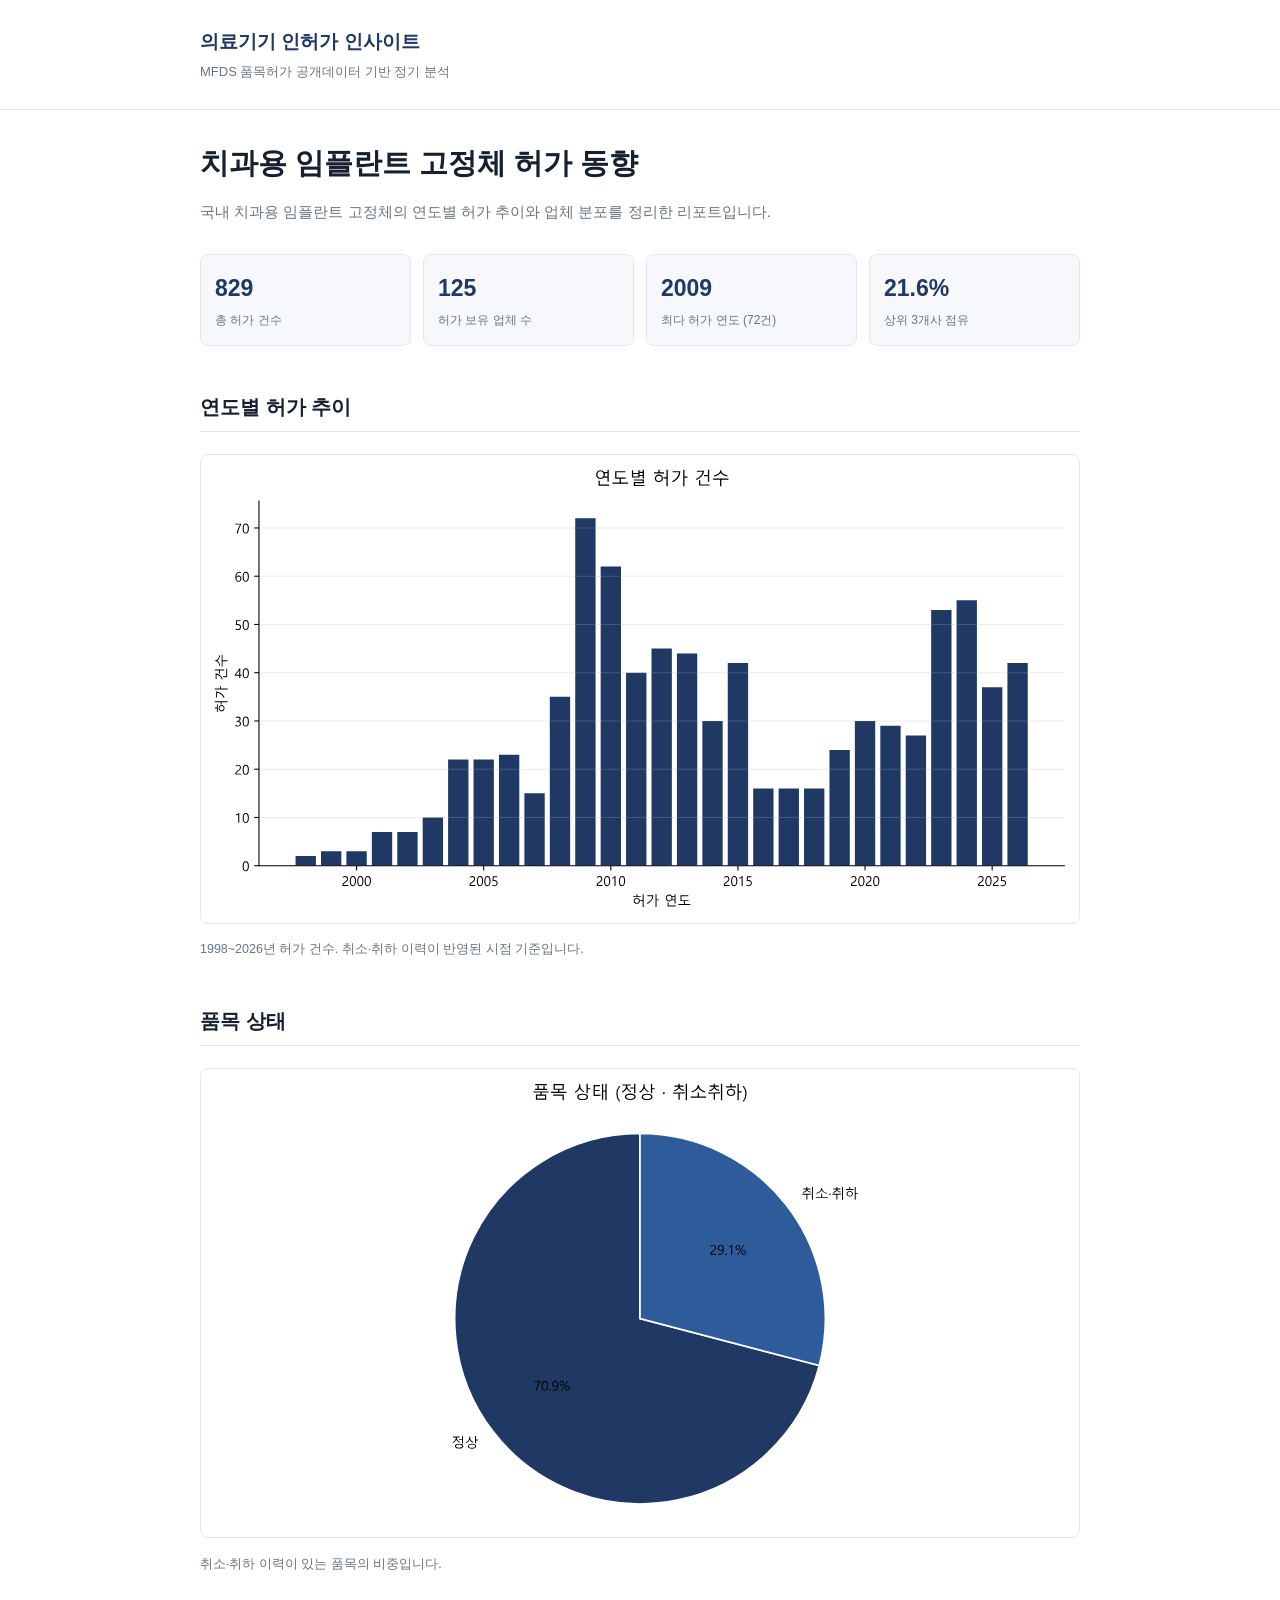
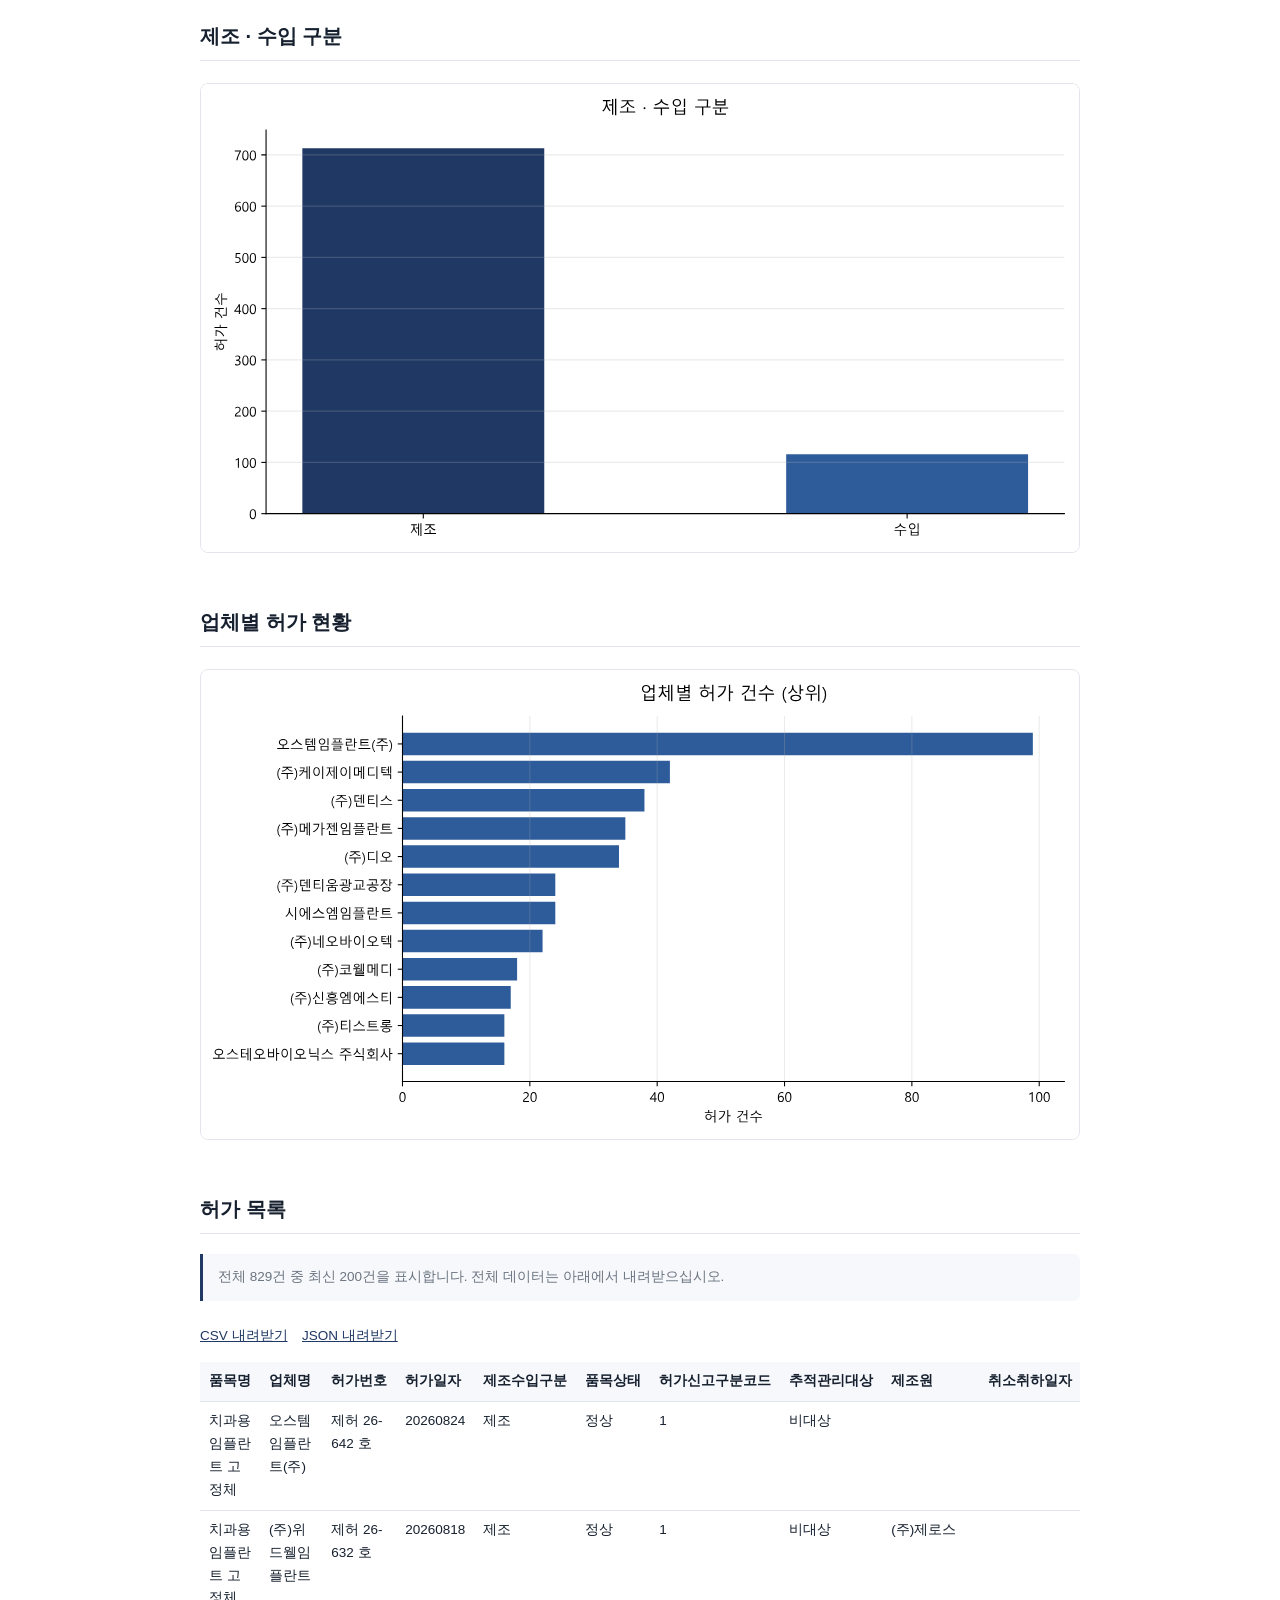
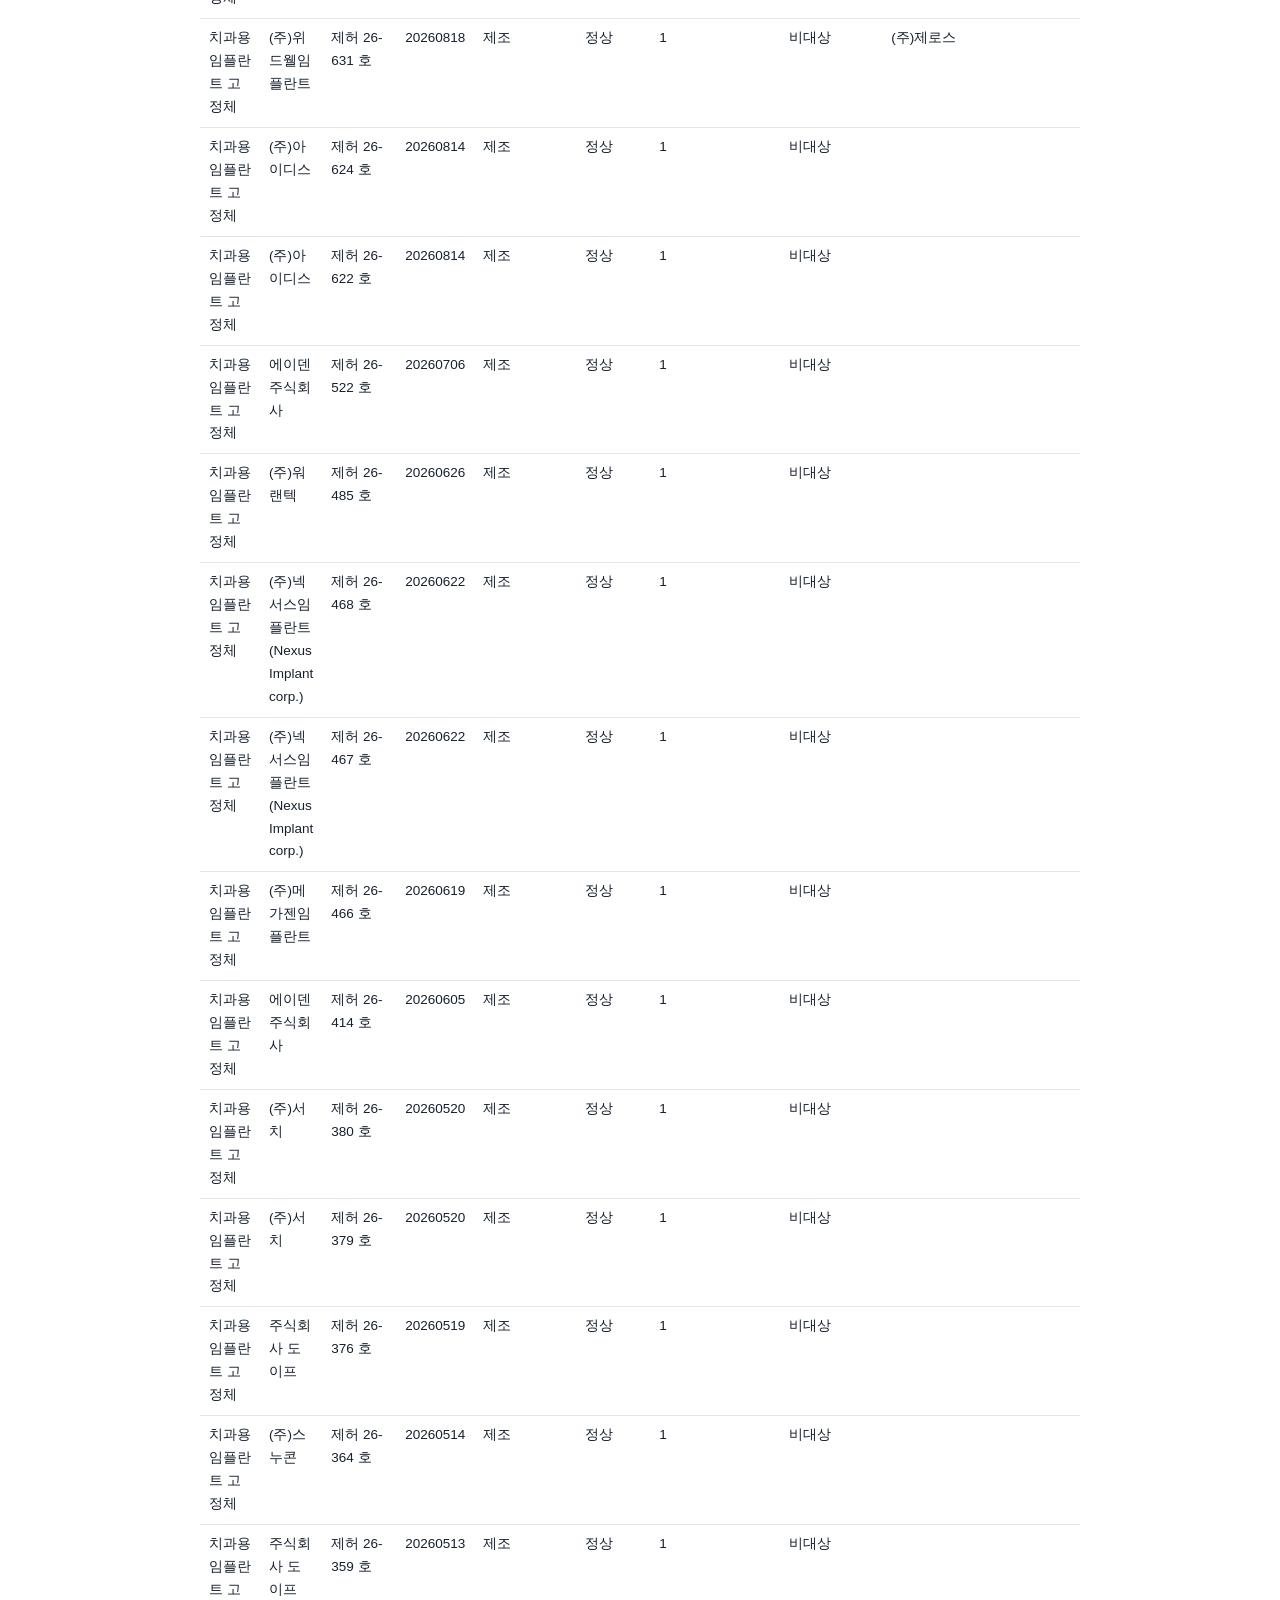
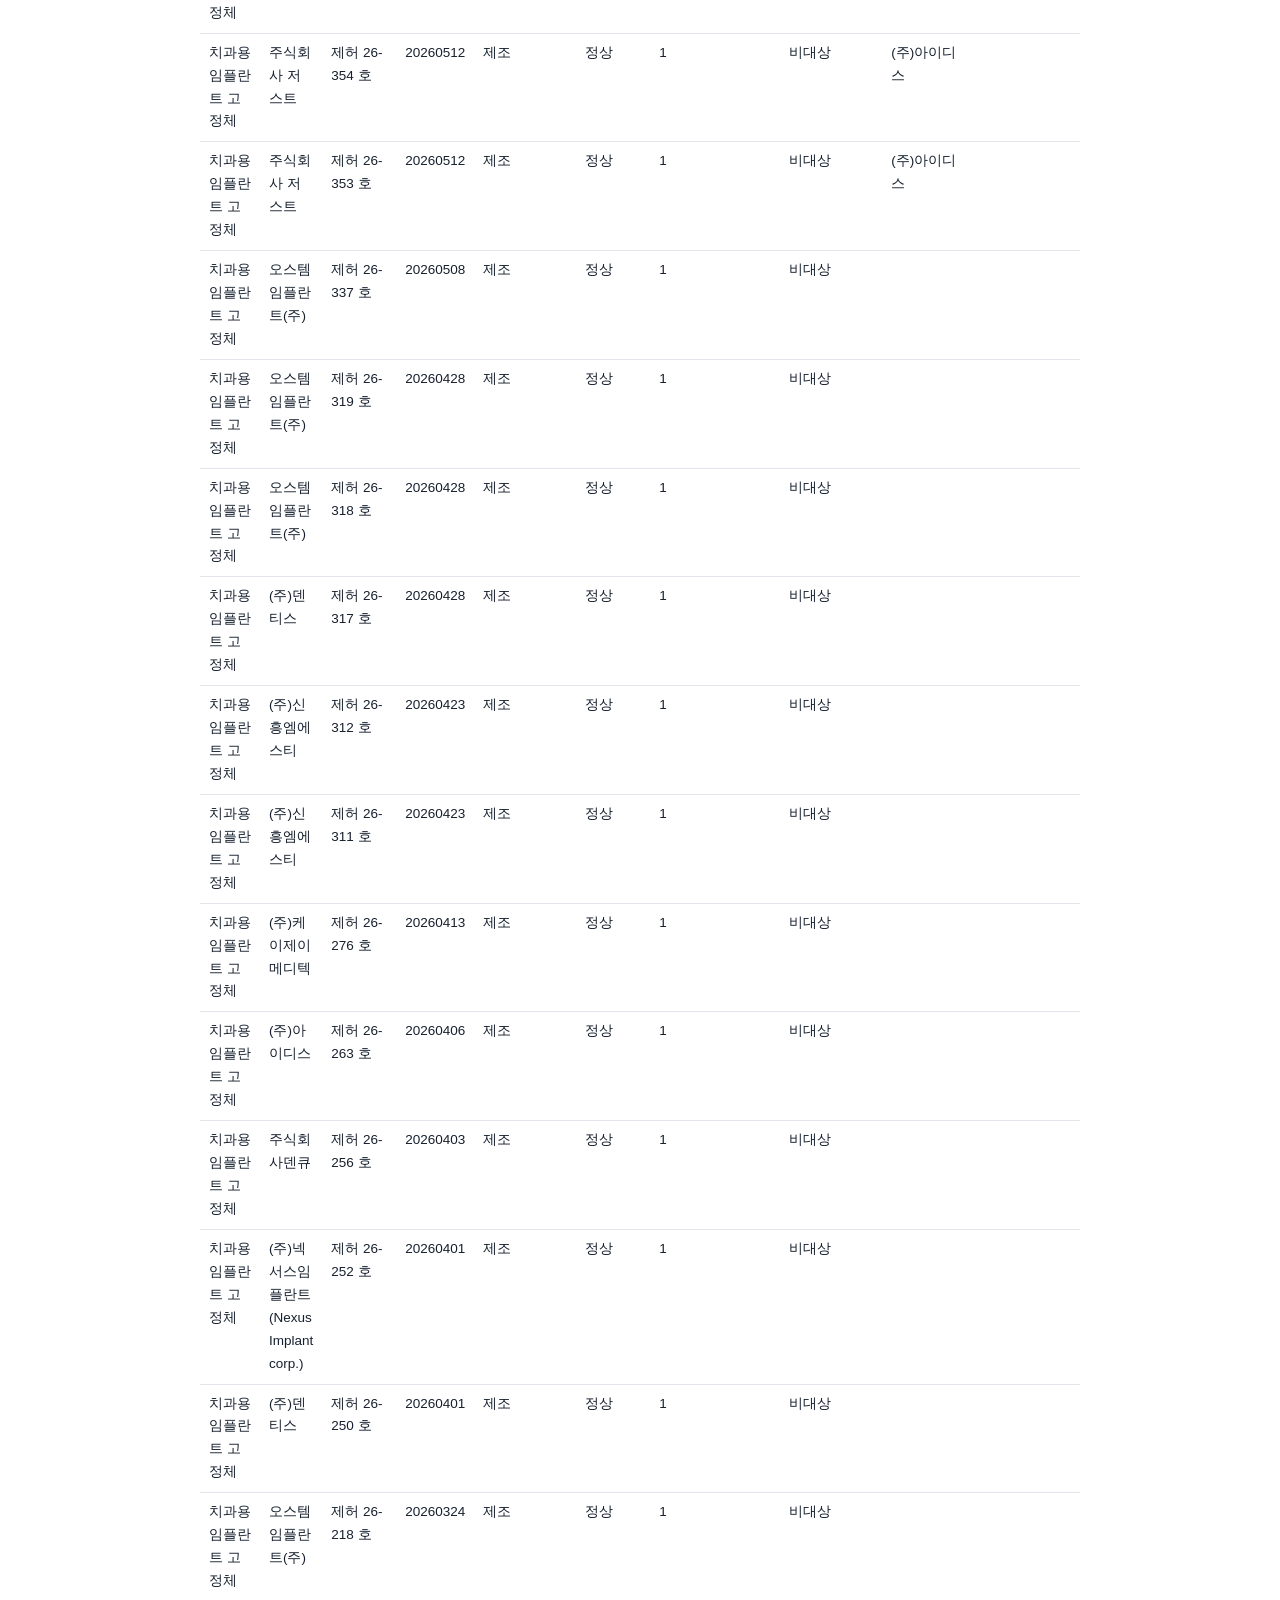
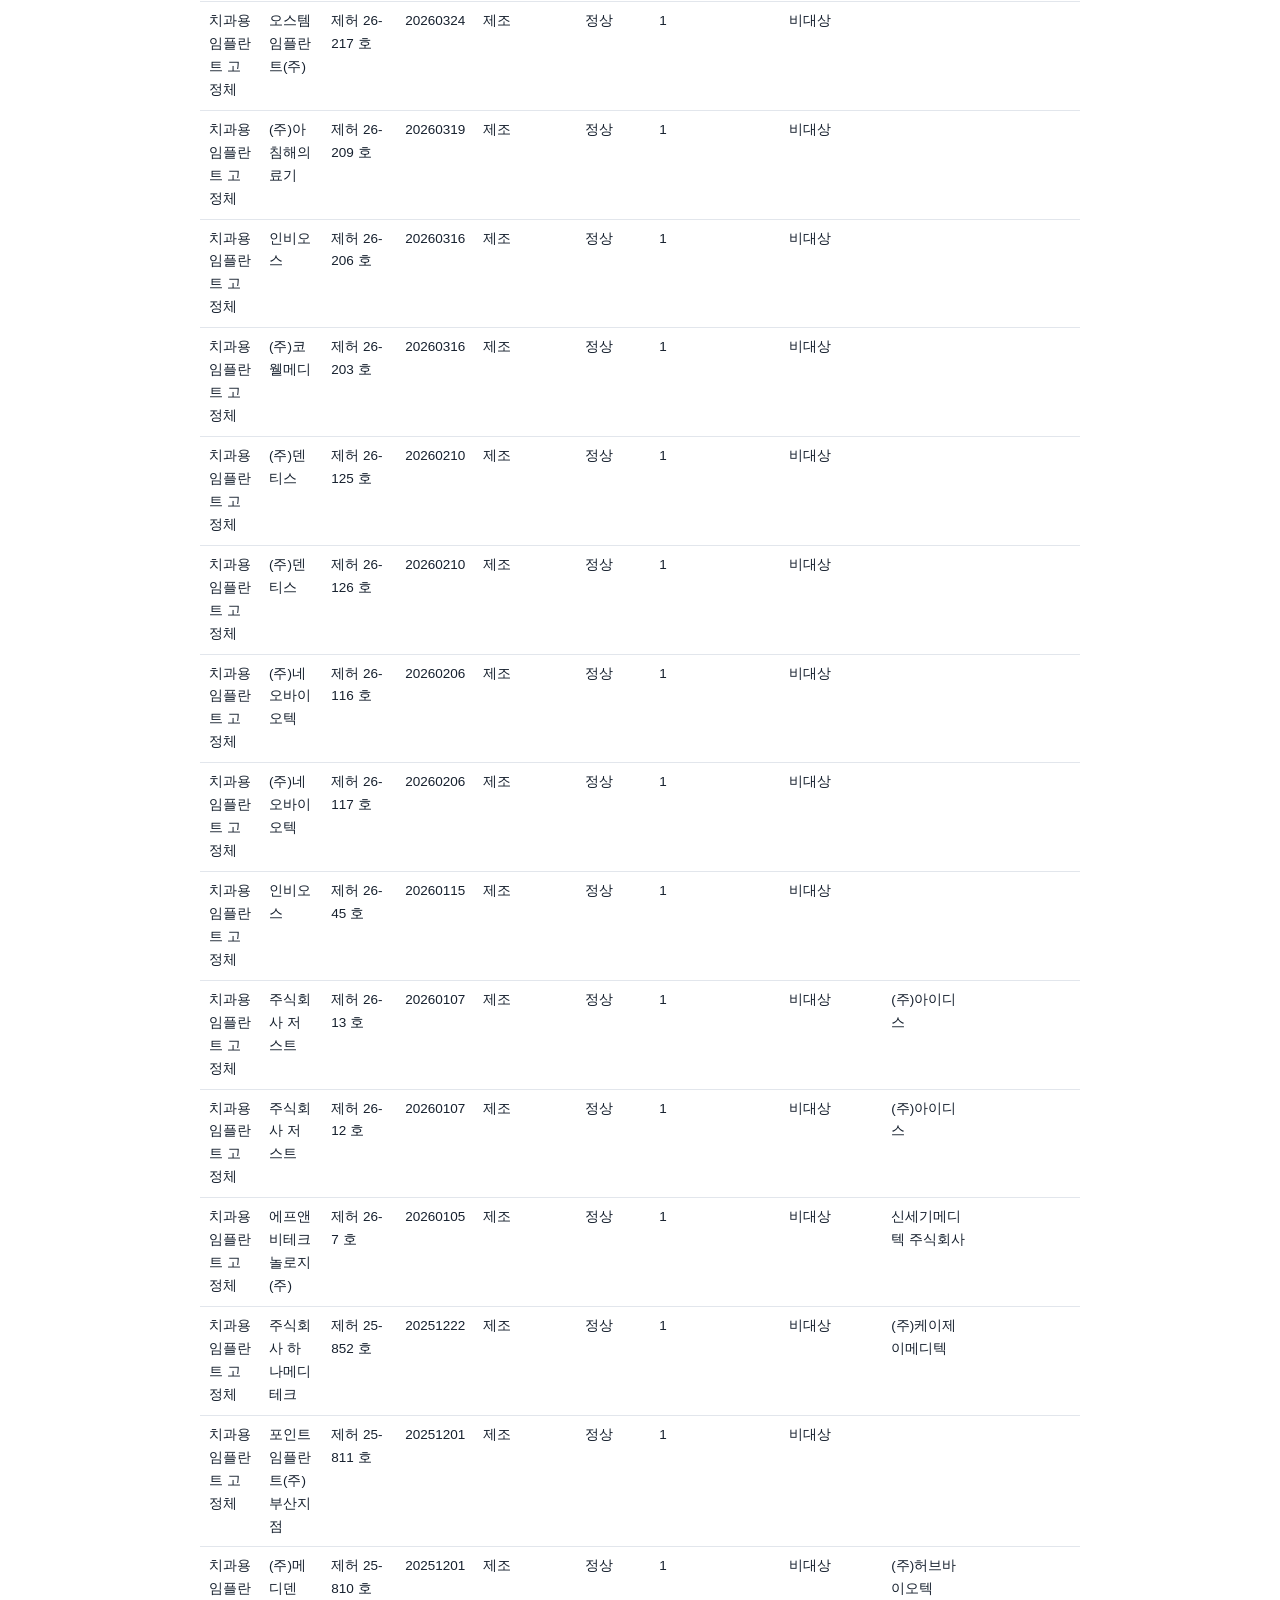
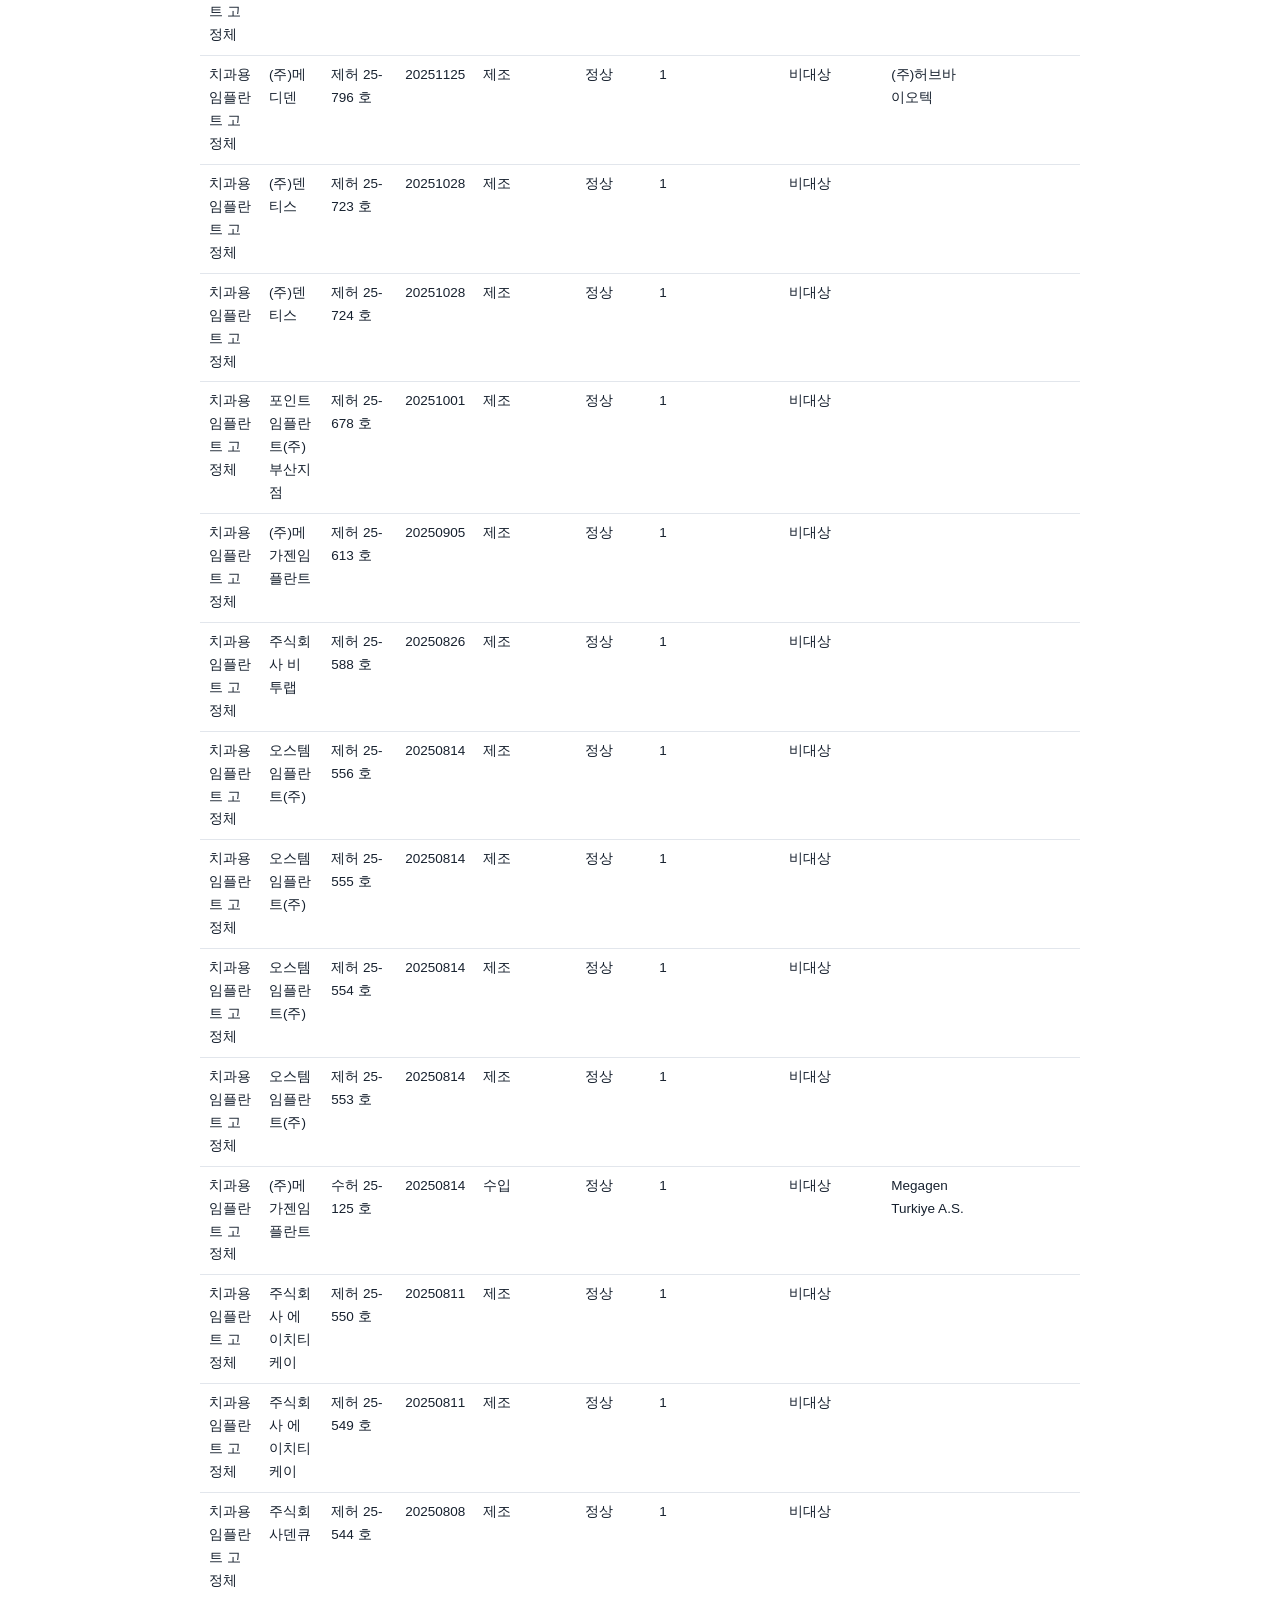
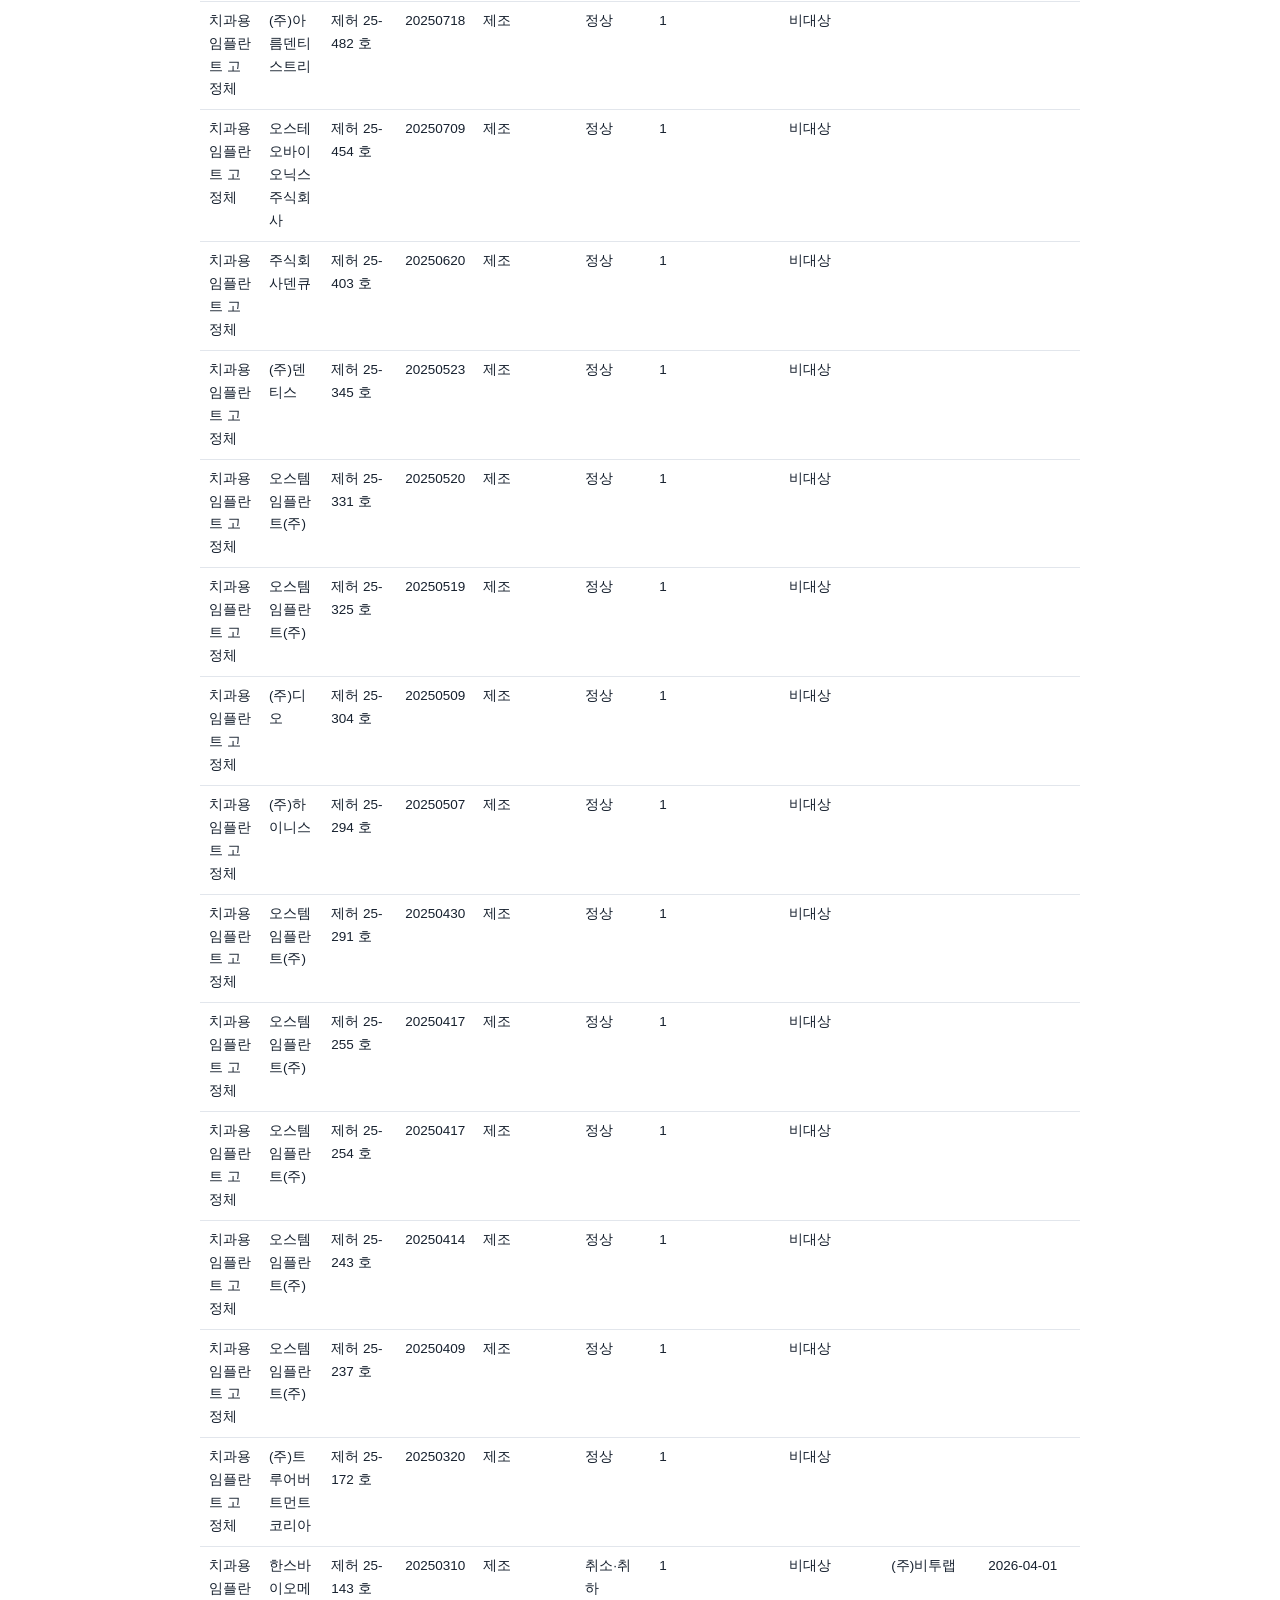
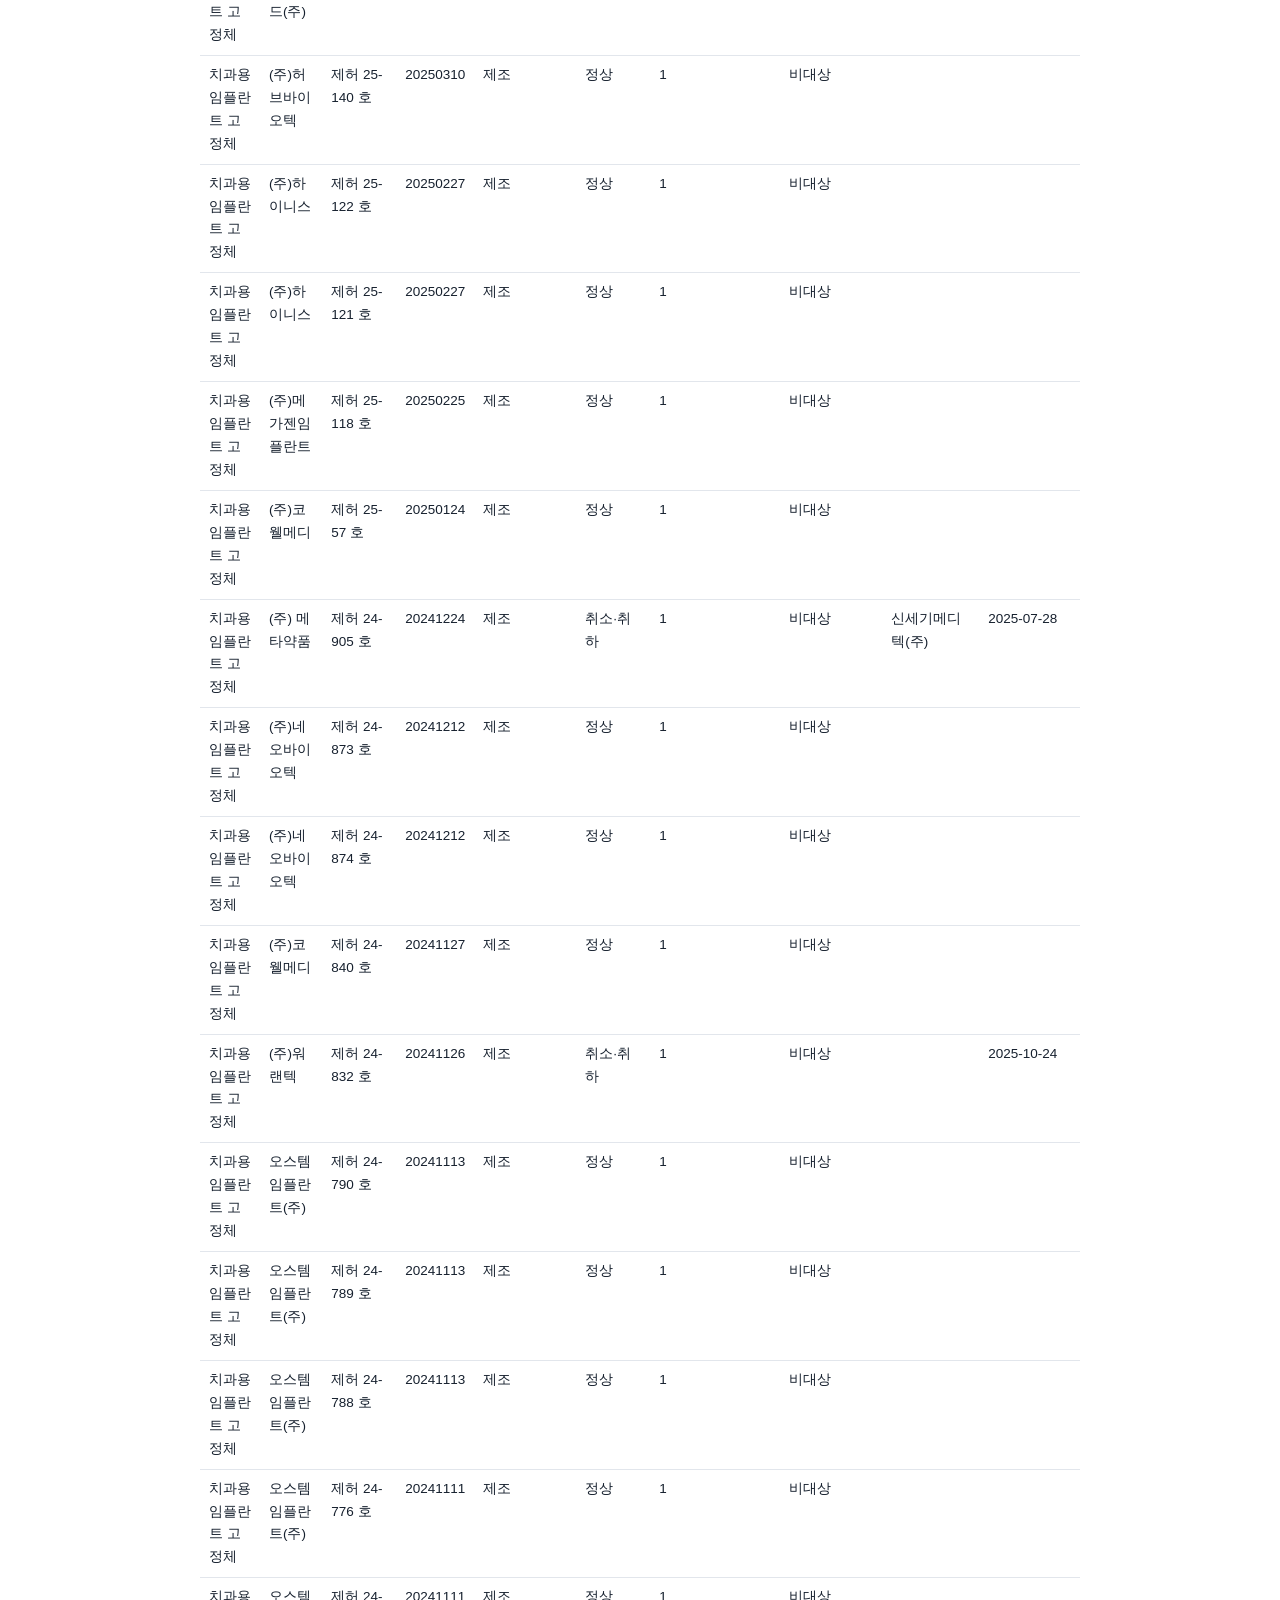
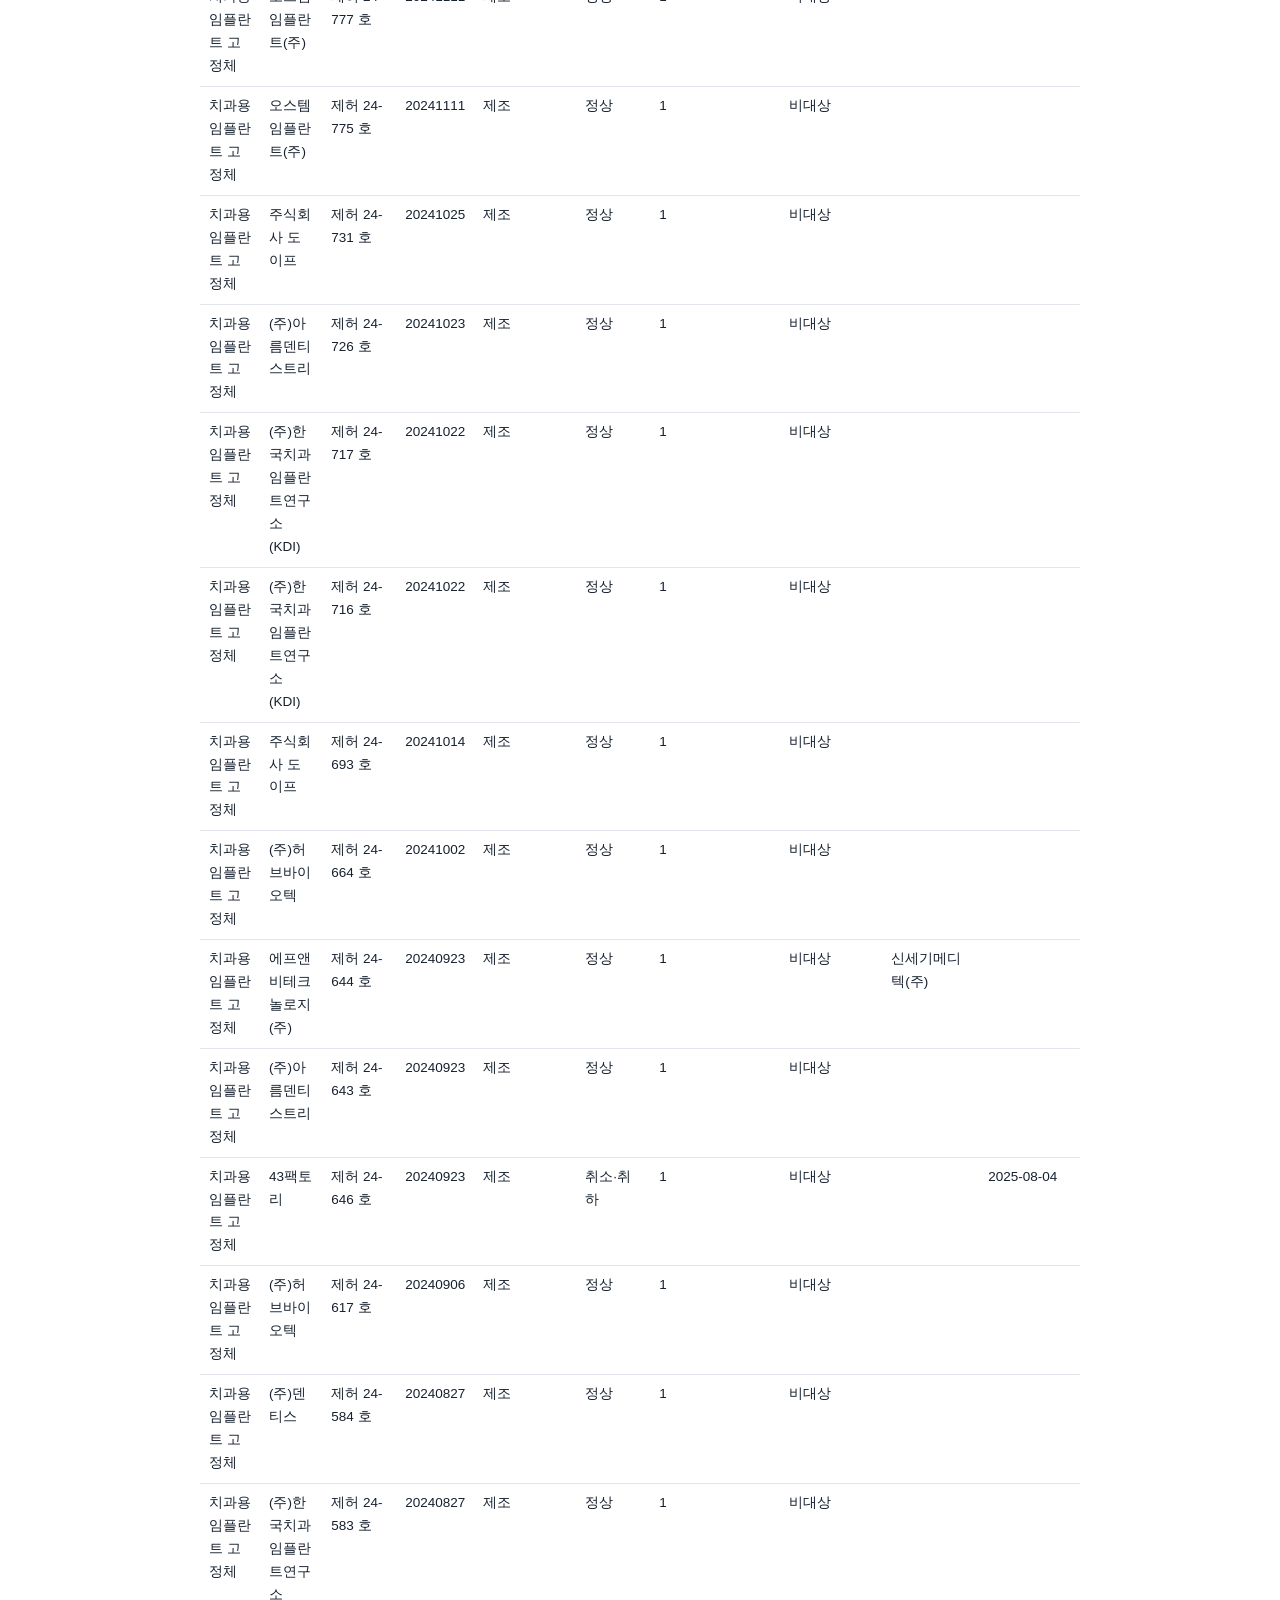
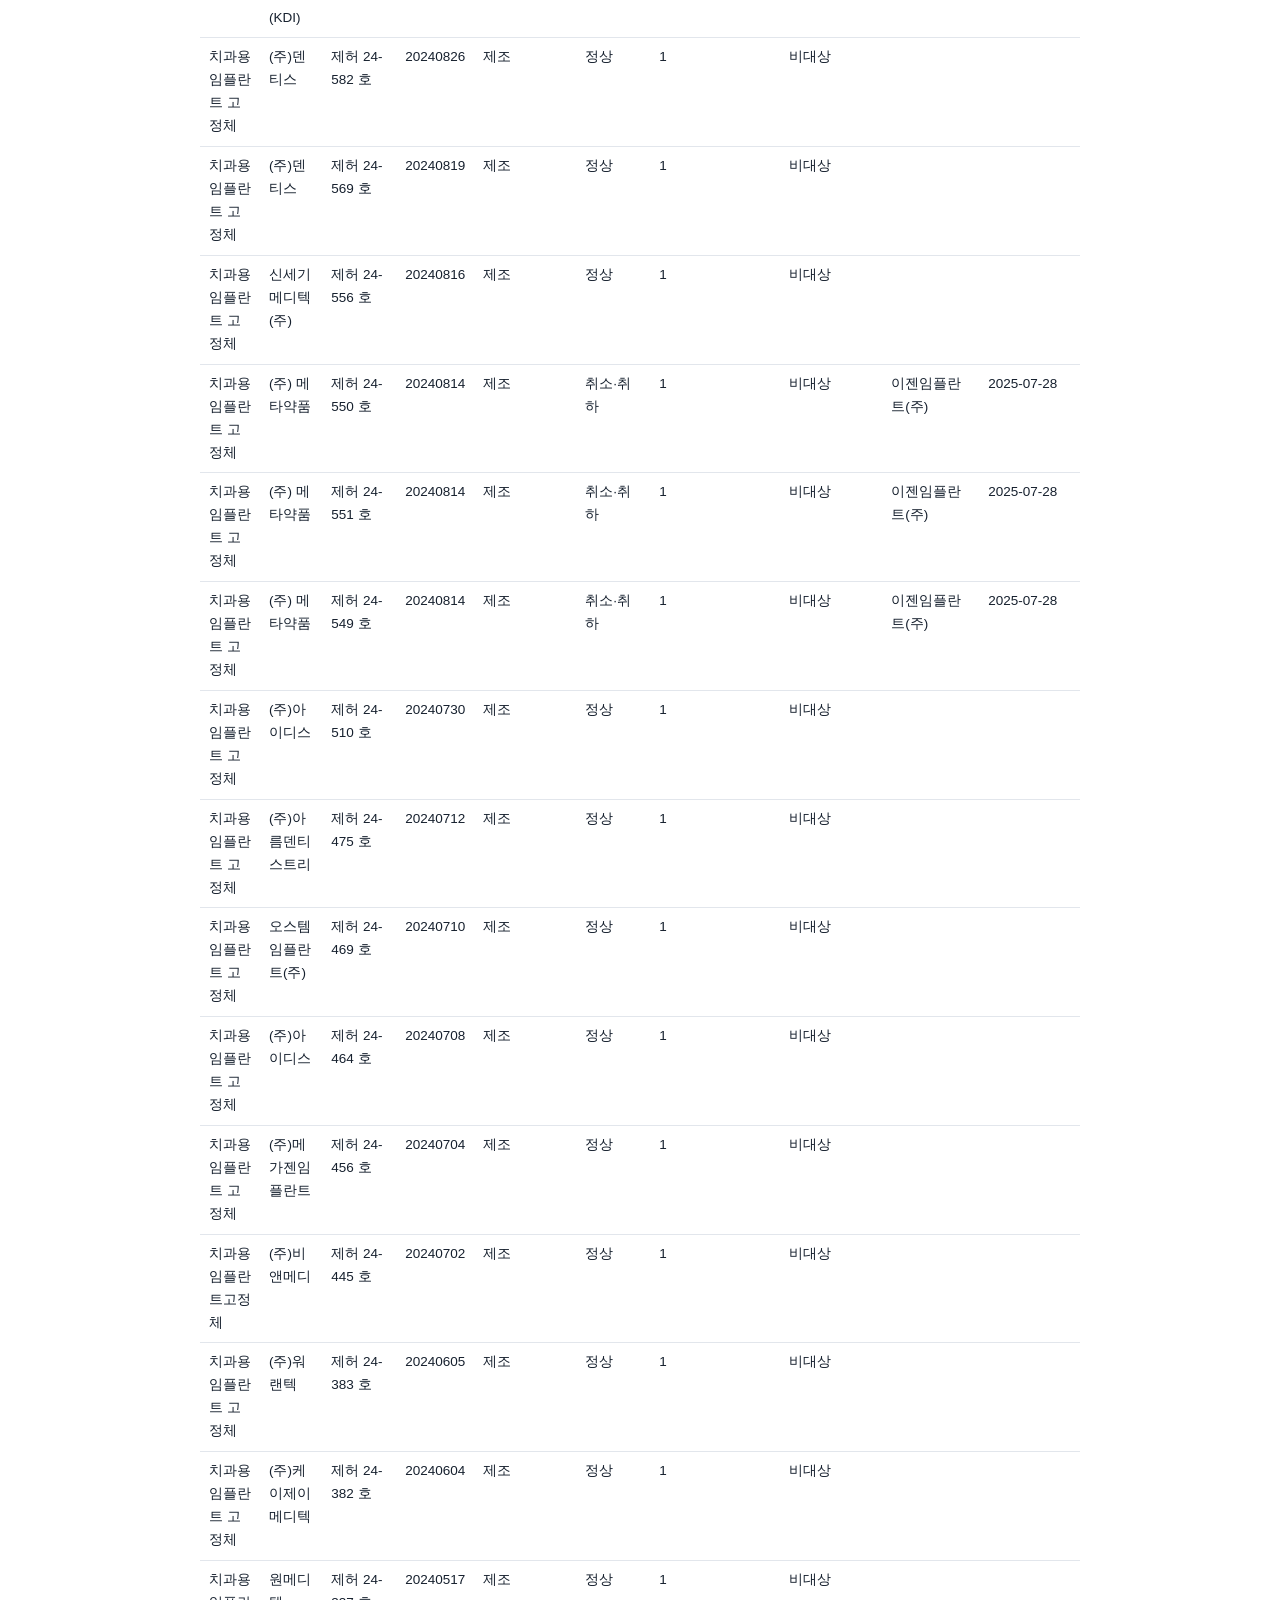
<file: mfds-insight/dental-implant-fixture/index.html>
<!DOCTYPE html>
<html lang="ko-KR">
<head>
<meta charset="utf-8">
<meta name="viewport" content="width=device-width, initial-scale=1">
<meta name="referrer" content="no-referrer">
<title>치과용 임플란트 고정체 허가 동향 · 의료기기 인허가 인사이트</title>
<meta name="description" content="국내 치과용 임플란트 고정체의 연도별 허가 추이와 업체 분포를 정리한 리포트입니다."><style>
  :root{--ink:#16202e;--muted:#6b7480;--line:#e2e6ec;--accent:#1F3864;--bg:#fff;--soft:#f6f8fb}
  *{box-sizing:border-box}
  body{margin:0;background:var(--bg);color:var(--ink);
       font-family:-apple-system,BlinkMacSystemFont,"Malgun Gothic","맑은 고딕",sans-serif;
       line-height:1.7;font-size:16px}
  .wrap{max-width:920px;margin:0 auto;padding:0 20px}
  header{border-bottom:1px solid var(--line);padding:26px 0;margin-bottom:34px}
  header .t{font-size:19px;font-weight:700;color:var(--accent);text-decoration:none}
  header .s{color:var(--muted);font-size:13px;margin-top:3px}
  h1{font-size:29px;line-height:1.35;margin:0 0 10px}
  h2{font-size:20px;margin:44px 0 14px;padding-bottom:7px;border-bottom:1px solid var(--line)}
  .lede{color:var(--muted);font-size:15px;margin-bottom:30px}
  .kpis{display:grid;grid-template-columns:repeat(auto-fit,minmax(140px,1fr));gap:12px;margin:24px 0}
  .kpi{background:var(--soft);border:1px solid var(--line);border-radius:8px;padding:14px}
  .kpi .n{font-size:23px;font-weight:700;color:var(--accent)}
  .kpi .l{font-size:12px;color:var(--muted);margin-top:2px}
  figure{margin:22px 0}
  figure img{width:100%;height:auto;border:1px solid var(--line);border-radius:8px;background:#fff}
  figcaption{font-size:12.5px;color:var(--muted);margin-top:7px}
  table{width:100%;border-collapse:collapse;font-size:13.5px;margin-top:14px}
  th,td{border-bottom:1px solid var(--line);padding:8px 9px;text-align:left;vertical-align:top}
  th{background:var(--soft);font-weight:600;white-space:nowrap}
  .scroll{overflow-x:auto;-webkit-overflow-scrolling:touch}
  .dl a{display:inline-block;margin-right:10px;font-size:13.5px;color:var(--accent)}
  .note{background:var(--soft);border-left:3px solid var(--accent);padding:12px 15px;
        font-size:13.5px;color:var(--muted);border-radius:0 6px 6px 0;margin:20px 0}
  footer{margin:56px 0 40px;padding-top:18px;border-top:1px solid var(--line);
         font-size:12.5px;color:var(--muted)}
  a{color:var(--accent)}
  ul.cards{list-style:none;padding:0}
  ul.cards li{border:1px solid var(--line);border-radius:8px;padding:16px 18px;margin-bottom:12px}
  ul.cards a{font-size:17px;font-weight:600;text-decoration:none}
  ul.cards p{margin:5px 0 0;color:var(--muted);font-size:14px}
</style>
</head>
<body>
<header><div class="wrap">
  <a class="t" href="/">의료기기 인허가 인사이트</a>
  <div class="s">MFDS 품목허가 공개데이터 기반 정기 분석</div>
</div></header>
<main class="wrap"><h1>치과용 임플란트 고정체 허가 동향</h1>
<p class="lede">국내 치과용 임플란트 고정체의 연도별 허가 추이와 업체 분포를 정리한 리포트입니다.</p>

<div class="kpis">
  <div class="kpi"><div class="n">829</div><div class="l">총 허가 건수</div></div>
  <div class="kpi"><div class="n">125</div><div class="l">허가 보유 업체 수</div></div>
  <div class="kpi"><div class="n">2009</div><div class="l">최다 허가 연도 (72건)</div></div>
  <div class="kpi"><div class="n">21.6%</div><div class="l">상위 3개사 점유</div></div>
</div>

<h2>연도별 허가 추이</h2>
<figure><img src="yearly_trend.svg" alt="연도별 허가 건수 막대그래프">
<figcaption>1998~2026년 허가 건수. 취소·취하 이력이 반영된 시점 기준입니다.</figcaption></figure>

<h2>품목 상태</h2>
<figure><img src="status_mix.svg" alt="품목 상태 분포 원그래프">
<figcaption>취소·취하 이력이 있는 품목의 비중입니다.</figcaption></figure>


<h2>제조 · 수입 구분</h2>
<figure><img src="domestic_vs_import.svg" alt="제조 수입 구분 막대그래프"></figure>

<h2>업체별 허가 현황</h2>
<figure><img src="top_companies.svg" alt="업체별 허가 건수 가로 막대그래프"></figure>

<h2>허가 목록</h2>
<p class="note">전체 829건 중 최신 200건을 표시합니다. 전체 데이터는 아래에서 내려받으십시오.</p>
<div class="dl">
  <a href="dental-implant-fixture.csv" download>CSV 내려받기</a>
  <a href="dental-implant-fixture.json" download>JSON 내려받기</a>
</div>
<div class="scroll">
<table>
  <thead><tr><th>품목명</th><th>업체명</th><th>허가번호</th><th>허가일자</th><th>제조수입구분</th><th>품목상태</th><th>허가신고구분코드</th><th>추적관리대상</th><th>제조원</th><th>취소취하일자</th></tr></thead>
  <tbody>
    <tr><td>치과용 임플란트 고정체</td><td>오스템임플란트(주)</td><td>제허 26-642 호</td><td>20260824</td><td>제조</td><td>정상</td><td>1</td><td>비대상</td><td></td><td></td></tr>
    <tr><td>치과용 임플란트 고정체</td><td>(주)위드웰임플란트</td><td>제허 26-632 호</td><td>20260818</td><td>제조</td><td>정상</td><td>1</td><td>비대상</td><td>(주)제로스</td><td></td></tr>
    <tr><td>치과용 임플란트 고정체</td><td>(주)위드웰임플란트</td><td>제허 26-631 호</td><td>20260818</td><td>제조</td><td>정상</td><td>1</td><td>비대상</td><td>(주)제로스</td><td></td></tr>
    <tr><td>치과용 임플란트 고정체</td><td>(주)아이디스</td><td>제허 26-624 호</td><td>20260814</td><td>제조</td><td>정상</td><td>1</td><td>비대상</td><td></td><td></td></tr>
    <tr><td>치과용 임플란트 고정체</td><td>(주)아이디스</td><td>제허 26-622 호</td><td>20260814</td><td>제조</td><td>정상</td><td>1</td><td>비대상</td><td></td><td></td></tr>
    <tr><td>치과용 임플란트 고정체</td><td>에이덴 주식회사</td><td>제허 26-522 호</td><td>20260706</td><td>제조</td><td>정상</td><td>1</td><td>비대상</td><td></td><td></td></tr>
    <tr><td>치과용 임플란트 고정체</td><td>(주)워랜텍</td><td>제허 26-485 호</td><td>20260626</td><td>제조</td><td>정상</td><td>1</td><td>비대상</td><td></td><td></td></tr>
    <tr><td>치과용 임플란트 고정체</td><td>(주)넥서스임플란트(Nexus Implant corp.)</td><td>제허 26-468 호</td><td>20260622</td><td>제조</td><td>정상</td><td>1</td><td>비대상</td><td></td><td></td></tr>
    <tr><td>치과용 임플란트 고정체</td><td>(주)넥서스임플란트(Nexus Implant corp.)</td><td>제허 26-467 호</td><td>20260622</td><td>제조</td><td>정상</td><td>1</td><td>비대상</td><td></td><td></td></tr>
    <tr><td>치과용 임플란트 고정체</td><td>(주)메가젠임플란트</td><td>제허 26-466 호</td><td>20260619</td><td>제조</td><td>정상</td><td>1</td><td>비대상</td><td></td><td></td></tr>
    <tr><td>치과용 임플란트 고정체</td><td>에이덴 주식회사</td><td>제허 26-414 호</td><td>20260605</td><td>제조</td><td>정상</td><td>1</td><td>비대상</td><td></td><td></td></tr>
    <tr><td>치과용 임플란트 고정체</td><td>(주)서치</td><td>제허 26-380 호</td><td>20260520</td><td>제조</td><td>정상</td><td>1</td><td>비대상</td><td></td><td></td></tr>
    <tr><td>치과용 임플란트 고정체</td><td>(주)서치</td><td>제허 26-379 호</td><td>20260520</td><td>제조</td><td>정상</td><td>1</td><td>비대상</td><td></td><td></td></tr>
    <tr><td>치과용 임플란트 고정체</td><td>주식회사 도이프</td><td>제허 26-376 호</td><td>20260519</td><td>제조</td><td>정상</td><td>1</td><td>비대상</td><td></td><td></td></tr>
    <tr><td>치과용 임플란트 고정체</td><td>(주)스누콘</td><td>제허 26-364 호</td><td>20260514</td><td>제조</td><td>정상</td><td>1</td><td>비대상</td><td></td><td></td></tr>
    <tr><td>치과용 임플란트 고정체</td><td>주식회사 도이프</td><td>제허 26-359 호</td><td>20260513</td><td>제조</td><td>정상</td><td>1</td><td>비대상</td><td></td><td></td></tr>
    <tr><td>치과용 임플란트 고정체</td><td>주식회사 저스트</td><td>제허 26-354 호</td><td>20260512</td><td>제조</td><td>정상</td><td>1</td><td>비대상</td><td>(주)아이디스</td><td></td></tr>
    <tr><td>치과용 임플란트 고정체</td><td>주식회사 저스트</td><td>제허 26-353 호</td><td>20260512</td><td>제조</td><td>정상</td><td>1</td><td>비대상</td><td>(주)아이디스</td><td></td></tr>
    <tr><td>치과용 임플란트 고정체</td><td>오스템임플란트(주)</td><td>제허 26-337 호</td><td>20260508</td><td>제조</td><td>정상</td><td>1</td><td>비대상</td><td></td><td></td></tr>
    <tr><td>치과용 임플란트 고정체</td><td>오스템임플란트(주)</td><td>제허 26-319 호</td><td>20260428</td><td>제조</td><td>정상</td><td>1</td><td>비대상</td><td></td><td></td></tr>
    <tr><td>치과용 임플란트 고정체</td><td>오스템임플란트(주)</td><td>제허 26-318 호</td><td>20260428</td><td>제조</td><td>정상</td><td>1</td><td>비대상</td><td></td><td></td></tr>
    <tr><td>치과용 임플란트 고정체</td><td>(주)덴티스</td><td>제허 26-317 호</td><td>20260428</td><td>제조</td><td>정상</td><td>1</td><td>비대상</td><td></td><td></td></tr>
    <tr><td>치과용 임플란트 고정체</td><td>(주)신흥엠에스티</td><td>제허 26-312 호</td><td>20260423</td><td>제조</td><td>정상</td><td>1</td><td>비대상</td><td></td><td></td></tr>
    <tr><td>치과용 임플란트 고정체</td><td>(주)신흥엠에스티</td><td>제허 26-311 호</td><td>20260423</td><td>제조</td><td>정상</td><td>1</td><td>비대상</td><td></td><td></td></tr>
    <tr><td>치과용 임플란트 고정체</td><td>(주)케이제이메디텍</td><td>제허 26-276 호</td><td>20260413</td><td>제조</td><td>정상</td><td>1</td><td>비대상</td><td></td><td></td></tr>
    <tr><td>치과용 임플란트 고정체</td><td>(주)아이디스</td><td>제허 26-263 호</td><td>20260406</td><td>제조</td><td>정상</td><td>1</td><td>비대상</td><td></td><td></td></tr>
    <tr><td>치과용 임플란트 고정체</td><td>주식회사덴큐</td><td>제허 26-256 호</td><td>20260403</td><td>제조</td><td>정상</td><td>1</td><td>비대상</td><td></td><td></td></tr>
    <tr><td>치과용 임플란트 고정체</td><td>(주)넥서스임플란트(Nexus Implant corp.)</td><td>제허 26-252 호</td><td>20260401</td><td>제조</td><td>정상</td><td>1</td><td>비대상</td><td></td><td></td></tr>
    <tr><td>치과용 임플란트 고정체</td><td>(주)덴티스</td><td>제허 26-250 호</td><td>20260401</td><td>제조</td><td>정상</td><td>1</td><td>비대상</td><td></td><td></td></tr>
    <tr><td>치과용 임플란트 고정체</td><td>오스템임플란트(주)</td><td>제허 26-218 호</td><td>20260324</td><td>제조</td><td>정상</td><td>1</td><td>비대상</td><td></td><td></td></tr>
    <tr><td>치과용 임플란트 고정체</td><td>오스템임플란트(주)</td><td>제허 26-217 호</td><td>20260324</td><td>제조</td><td>정상</td><td>1</td><td>비대상</td><td></td><td></td></tr>
    <tr><td>치과용 임플란트 고정체</td><td>(주)아침해의료기</td><td>제허 26-209 호</td><td>20260319</td><td>제조</td><td>정상</td><td>1</td><td>비대상</td><td></td><td></td></tr>
    <tr><td>치과용 임플란트 고정체</td><td>인비오스</td><td>제허 26-206 호</td><td>20260316</td><td>제조</td><td>정상</td><td>1</td><td>비대상</td><td></td><td></td></tr>
    <tr><td>치과용 임플란트 고정체</td><td>(주)코웰메디</td><td>제허 26-203 호</td><td>20260316</td><td>제조</td><td>정상</td><td>1</td><td>비대상</td><td></td><td></td></tr>
    <tr><td>치과용 임플란트 고정체</td><td>(주)덴티스</td><td>제허 26-125 호</td><td>20260210</td><td>제조</td><td>정상</td><td>1</td><td>비대상</td><td></td><td></td></tr>
    <tr><td>치과용 임플란트 고정체</td><td>(주)덴티스</td><td>제허 26-126 호</td><td>20260210</td><td>제조</td><td>정상</td><td>1</td><td>비대상</td><td></td><td></td></tr>
    <tr><td>치과용 임플란트 고정체</td><td>(주)네오바이오텍</td><td>제허 26-116 호</td><td>20260206</td><td>제조</td><td>정상</td><td>1</td><td>비대상</td><td></td><td></td></tr>
    <tr><td>치과용 임플란트 고정체</td><td>(주)네오바이오텍</td><td>제허 26-117 호</td><td>20260206</td><td>제조</td><td>정상</td><td>1</td><td>비대상</td><td></td><td></td></tr>
    <tr><td>치과용 임플란트 고정체</td><td>인비오스</td><td>제허 26-45 호</td><td>20260115</td><td>제조</td><td>정상</td><td>1</td><td>비대상</td><td></td><td></td></tr>
    <tr><td>치과용 임플란트 고정체</td><td>주식회사 저스트</td><td>제허 26-13 호</td><td>20260107</td><td>제조</td><td>정상</td><td>1</td><td>비대상</td><td>(주)아이디스</td><td></td></tr>
    <tr><td>치과용 임플란트 고정체</td><td>주식회사 저스트</td><td>제허 26-12 호</td><td>20260107</td><td>제조</td><td>정상</td><td>1</td><td>비대상</td><td>(주)아이디스</td><td></td></tr>
    <tr><td>치과용 임플란트 고정체</td><td>에프앤비테크놀로지(주)</td><td>제허 26-7 호</td><td>20260105</td><td>제조</td><td>정상</td><td>1</td><td>비대상</td><td>신세기메디텍 주식회사</td><td></td></tr>
    <tr><td>치과용 임플란트 고정체</td><td>주식회사 하나메디테크</td><td>제허 25-852 호</td><td>20251222</td><td>제조</td><td>정상</td><td>1</td><td>비대상</td><td>(주)케이제이메디텍</td><td></td></tr>
    <tr><td>치과용 임플란트 고정체</td><td>포인트임플란트(주) 부산지점</td><td>제허 25-811 호</td><td>20251201</td><td>제조</td><td>정상</td><td>1</td><td>비대상</td><td></td><td></td></tr>
    <tr><td>치과용 임플란트 고정체</td><td>(주)메디덴</td><td>제허 25-810 호</td><td>20251201</td><td>제조</td><td>정상</td><td>1</td><td>비대상</td><td>(주)허브바이오텍</td><td></td></tr>
    <tr><td>치과용 임플란트 고정체</td><td>(주)메디덴</td><td>제허 25-796 호</td><td>20251125</td><td>제조</td><td>정상</td><td>1</td><td>비대상</td><td>(주)허브바이오텍</td><td></td></tr>
    <tr><td>치과용 임플란트 고정체</td><td>(주)덴티스</td><td>제허 25-723 호</td><td>20251028</td><td>제조</td><td>정상</td><td>1</td><td>비대상</td><td></td><td></td></tr>
    <tr><td>치과용 임플란트 고정체</td><td>(주)덴티스</td><td>제허 25-724 호</td><td>20251028</td><td>제조</td><td>정상</td><td>1</td><td>비대상</td><td></td><td></td></tr>
    <tr><td>치과용 임플란트 고정체</td><td>포인트임플란트(주) 부산지점</td><td>제허 25-678 호</td><td>20251001</td><td>제조</td><td>정상</td><td>1</td><td>비대상</td><td></td><td></td></tr>
    <tr><td>치과용 임플란트 고정체</td><td>(주)메가젠임플란트</td><td>제허 25-613 호</td><td>20250905</td><td>제조</td><td>정상</td><td>1</td><td>비대상</td><td></td><td></td></tr>
    <tr><td>치과용 임플란트 고정체</td><td>주식회사 비투랩</td><td>제허 25-588 호</td><td>20250826</td><td>제조</td><td>정상</td><td>1</td><td>비대상</td><td></td><td></td></tr>
    <tr><td>치과용 임플란트 고정체</td><td>오스템임플란트(주)</td><td>제허 25-556 호</td><td>20250814</td><td>제조</td><td>정상</td><td>1</td><td>비대상</td><td></td><td></td></tr>
    <tr><td>치과용 임플란트 고정체</td><td>오스템임플란트(주)</td><td>제허 25-555 호</td><td>20250814</td><td>제조</td><td>정상</td><td>1</td><td>비대상</td><td></td><td></td></tr>
    <tr><td>치과용 임플란트 고정체</td><td>오스템임플란트(주)</td><td>제허 25-554 호</td><td>20250814</td><td>제조</td><td>정상</td><td>1</td><td>비대상</td><td></td><td></td></tr>
    <tr><td>치과용 임플란트 고정체</td><td>오스템임플란트(주)</td><td>제허 25-553 호</td><td>20250814</td><td>제조</td><td>정상</td><td>1</td><td>비대상</td><td></td><td></td></tr>
    <tr><td>치과용 임플란트 고정체</td><td>(주)메가젠임플란트</td><td>수허 25-125 호</td><td>20250814</td><td>수입</td><td>정상</td><td>1</td><td>비대상</td><td>Megagen Turkiye A.S.</td><td></td></tr>
    <tr><td>치과용 임플란트 고정체</td><td>주식회사 에이치티케이</td><td>제허 25-550 호</td><td>20250811</td><td>제조</td><td>정상</td><td>1</td><td>비대상</td><td></td><td></td></tr>
    <tr><td>치과용 임플란트 고정체</td><td>주식회사 에이치티케이</td><td>제허 25-549 호</td><td>20250811</td><td>제조</td><td>정상</td><td>1</td><td>비대상</td><td></td><td></td></tr>
    <tr><td>치과용 임플란트 고정체</td><td>주식회사덴큐</td><td>제허 25-544 호</td><td>20250808</td><td>제조</td><td>정상</td><td>1</td><td>비대상</td><td></td><td></td></tr>
    <tr><td>치과용 임플란트 고정체</td><td>(주)아름덴티스트리</td><td>제허 25-482 호</td><td>20250718</td><td>제조</td><td>정상</td><td>1</td><td>비대상</td><td></td><td></td></tr>
    <tr><td>치과용 임플란트 고정체</td><td>오스테오바이오닉스 주식회사</td><td>제허 25-454 호</td><td>20250709</td><td>제조</td><td>정상</td><td>1</td><td>비대상</td><td></td><td></td></tr>
    <tr><td>치과용 임플란트 고정체</td><td>주식회사덴큐</td><td>제허 25-403 호</td><td>20250620</td><td>제조</td><td>정상</td><td>1</td><td>비대상</td><td></td><td></td></tr>
    <tr><td>치과용 임플란트 고정체</td><td>(주)덴티스</td><td>제허 25-345 호</td><td>20250523</td><td>제조</td><td>정상</td><td>1</td><td>비대상</td><td></td><td></td></tr>
    <tr><td>치과용 임플란트 고정체</td><td>오스템임플란트(주)</td><td>제허 25-331 호</td><td>20250520</td><td>제조</td><td>정상</td><td>1</td><td>비대상</td><td></td><td></td></tr>
    <tr><td>치과용 임플란트 고정체</td><td>오스템임플란트(주)</td><td>제허 25-325 호</td><td>20250519</td><td>제조</td><td>정상</td><td>1</td><td>비대상</td><td></td><td></td></tr>
    <tr><td>치과용 임플란트 고정체</td><td>(주)디오</td><td>제허 25-304 호</td><td>20250509</td><td>제조</td><td>정상</td><td>1</td><td>비대상</td><td></td><td></td></tr>
    <tr><td>치과용 임플란트 고정체</td><td>(주)하이니스</td><td>제허 25-294 호</td><td>20250507</td><td>제조</td><td>정상</td><td>1</td><td>비대상</td><td></td><td></td></tr>
    <tr><td>치과용 임플란트 고정체</td><td>오스템임플란트(주)</td><td>제허 25-291 호</td><td>20250430</td><td>제조</td><td>정상</td><td>1</td><td>비대상</td><td></td><td></td></tr>
    <tr><td>치과용 임플란트 고정체</td><td>오스템임플란트(주)</td><td>제허 25-255 호</td><td>20250417</td><td>제조</td><td>정상</td><td>1</td><td>비대상</td><td></td><td></td></tr>
    <tr><td>치과용 임플란트 고정체</td><td>오스템임플란트(주)</td><td>제허 25-254 호</td><td>20250417</td><td>제조</td><td>정상</td><td>1</td><td>비대상</td><td></td><td></td></tr>
    <tr><td>치과용 임플란트 고정체</td><td>오스템임플란트(주)</td><td>제허 25-243 호</td><td>20250414</td><td>제조</td><td>정상</td><td>1</td><td>비대상</td><td></td><td></td></tr>
    <tr><td>치과용 임플란트 고정체</td><td>오스템임플란트(주)</td><td>제허 25-237 호</td><td>20250409</td><td>제조</td><td>정상</td><td>1</td><td>비대상</td><td></td><td></td></tr>
    <tr><td>치과용 임플란트 고정체</td><td>(주)트루어버트먼트코리아</td><td>제허 25-172 호</td><td>20250320</td><td>제조</td><td>정상</td><td>1</td><td>비대상</td><td></td><td></td></tr>
    <tr><td>치과용 임플란트 고정체</td><td>한스바이오메드(주)</td><td>제허 25-143 호</td><td>20250310</td><td>제조</td><td>취소·취하</td><td>1</td><td>비대상</td><td>(주)비투랩</td><td>2026-04-01</td></tr>
    <tr><td>치과용 임플란트 고정체</td><td>(주)허브바이오텍</td><td>제허 25-140 호</td><td>20250310</td><td>제조</td><td>정상</td><td>1</td><td>비대상</td><td></td><td></td></tr>
    <tr><td>치과용 임플란트 고정체</td><td>(주)하이니스</td><td>제허 25-122 호</td><td>20250227</td><td>제조</td><td>정상</td><td>1</td><td>비대상</td><td></td><td></td></tr>
    <tr><td>치과용 임플란트 고정체</td><td>(주)하이니스</td><td>제허 25-121 호</td><td>20250227</td><td>제조</td><td>정상</td><td>1</td><td>비대상</td><td></td><td></td></tr>
    <tr><td>치과용 임플란트 고정체</td><td>(주)메가젠임플란트</td><td>제허 25-118 호</td><td>20250225</td><td>제조</td><td>정상</td><td>1</td><td>비대상</td><td></td><td></td></tr>
    <tr><td>치과용 임플란트 고정체</td><td>(주)코웰메디</td><td>제허 25-57 호</td><td>20250124</td><td>제조</td><td>정상</td><td>1</td><td>비대상</td><td></td><td></td></tr>
    <tr><td>치과용 임플란트 고정체</td><td>(주) 메타약품</td><td>제허 24-905 호</td><td>20241224</td><td>제조</td><td>취소·취하</td><td>1</td><td>비대상</td><td>신세기메디텍(주)</td><td>2025-07-28</td></tr>
    <tr><td>치과용 임플란트 고정체</td><td>(주)네오바이오텍</td><td>제허 24-873 호</td><td>20241212</td><td>제조</td><td>정상</td><td>1</td><td>비대상</td><td></td><td></td></tr>
    <tr><td>치과용 임플란트 고정체</td><td>(주)네오바이오텍</td><td>제허 24-874 호</td><td>20241212</td><td>제조</td><td>정상</td><td>1</td><td>비대상</td><td></td><td></td></tr>
    <tr><td>치과용 임플란트 고정체</td><td>(주)코웰메디</td><td>제허 24-840 호</td><td>20241127</td><td>제조</td><td>정상</td><td>1</td><td>비대상</td><td></td><td></td></tr>
    <tr><td>치과용 임플란트 고정체</td><td>(주)워랜텍</td><td>제허 24-832 호</td><td>20241126</td><td>제조</td><td>취소·취하</td><td>1</td><td>비대상</td><td></td><td>2025-10-24</td></tr>
    <tr><td>치과용 임플란트 고정체</td><td>오스템임플란트(주)</td><td>제허 24-790 호</td><td>20241113</td><td>제조</td><td>정상</td><td>1</td><td>비대상</td><td></td><td></td></tr>
    <tr><td>치과용 임플란트 고정체</td><td>오스템임플란트(주)</td><td>제허 24-789 호</td><td>20241113</td><td>제조</td><td>정상</td><td>1</td><td>비대상</td><td></td><td></td></tr>
    <tr><td>치과용 임플란트 고정체</td><td>오스템임플란트(주)</td><td>제허 24-788 호</td><td>20241113</td><td>제조</td><td>정상</td><td>1</td><td>비대상</td><td></td><td></td></tr>
    <tr><td>치과용 임플란트 고정체</td><td>오스템임플란트(주)</td><td>제허 24-776 호</td><td>20241111</td><td>제조</td><td>정상</td><td>1</td><td>비대상</td><td></td><td></td></tr>
    <tr><td>치과용 임플란트 고정체</td><td>오스템임플란트(주)</td><td>제허 24-777 호</td><td>20241111</td><td>제조</td><td>정상</td><td>1</td><td>비대상</td><td></td><td></td></tr>
    <tr><td>치과용 임플란트 고정체</td><td>오스템임플란트(주)</td><td>제허 24-775 호</td><td>20241111</td><td>제조</td><td>정상</td><td>1</td><td>비대상</td><td></td><td></td></tr>
    <tr><td>치과용 임플란트 고정체</td><td>주식회사 도이프</td><td>제허 24-731 호</td><td>20241025</td><td>제조</td><td>정상</td><td>1</td><td>비대상</td><td></td><td></td></tr>
    <tr><td>치과용 임플란트 고정체</td><td>(주)아름덴티스트리</td><td>제허 24-726 호</td><td>20241023</td><td>제조</td><td>정상</td><td>1</td><td>비대상</td><td></td><td></td></tr>
    <tr><td>치과용 임플란트 고정체</td><td>(주)한국치과임플란트연구소(KDI)</td><td>제허 24-717 호</td><td>20241022</td><td>제조</td><td>정상</td><td>1</td><td>비대상</td><td></td><td></td></tr>
    <tr><td>치과용 임플란트 고정체</td><td>(주)한국치과임플란트연구소(KDI)</td><td>제허 24-716 호</td><td>20241022</td><td>제조</td><td>정상</td><td>1</td><td>비대상</td><td></td><td></td></tr>
    <tr><td>치과용 임플란트 고정체</td><td>주식회사 도이프</td><td>제허 24-693 호</td><td>20241014</td><td>제조</td><td>정상</td><td>1</td><td>비대상</td><td></td><td></td></tr>
    <tr><td>치과용 임플란트 고정체</td><td>(주)허브바이오텍</td><td>제허 24-664 호</td><td>20241002</td><td>제조</td><td>정상</td><td>1</td><td>비대상</td><td></td><td></td></tr>
    <tr><td>치과용 임플란트 고정체</td><td>에프앤비테크놀로지(주)</td><td>제허 24-644 호</td><td>20240923</td><td>제조</td><td>정상</td><td>1</td><td>비대상</td><td>신세기메디텍(주)</td><td></td></tr>
    <tr><td>치과용 임플란트 고정체</td><td>(주)아름덴티스트리</td><td>제허 24-643 호</td><td>20240923</td><td>제조</td><td>정상</td><td>1</td><td>비대상</td><td></td><td></td></tr>
    <tr><td>치과용 임플란트 고정체</td><td>43팩토리</td><td>제허 24-646 호</td><td>20240923</td><td>제조</td><td>취소·취하</td><td>1</td><td>비대상</td><td></td><td>2025-08-04</td></tr>
    <tr><td>치과용 임플란트 고정체</td><td>(주)허브바이오텍</td><td>제허 24-617 호</td><td>20240906</td><td>제조</td><td>정상</td><td>1</td><td>비대상</td><td></td><td></td></tr>
    <tr><td>치과용 임플란트 고정체</td><td>(주)덴티스</td><td>제허 24-584 호</td><td>20240827</td><td>제조</td><td>정상</td><td>1</td><td>비대상</td><td></td><td></td></tr>
    <tr><td>치과용 임플란트 고정체</td><td>(주)한국치과임플란트연구소(KDI)</td><td>제허 24-583 호</td><td>20240827</td><td>제조</td><td>정상</td><td>1</td><td>비대상</td><td></td><td></td></tr>
    <tr><td>치과용 임플란트 고정체</td><td>(주)덴티스</td><td>제허 24-582 호</td><td>20240826</td><td>제조</td><td>정상</td><td>1</td><td>비대상</td><td></td><td></td></tr>
    <tr><td>치과용 임플란트 고정체</td><td>(주)덴티스</td><td>제허 24-569 호</td><td>20240819</td><td>제조</td><td>정상</td><td>1</td><td>비대상</td><td></td><td></td></tr>
    <tr><td>치과용 임플란트 고정체</td><td>신세기메디텍(주)</td><td>제허 24-556 호</td><td>20240816</td><td>제조</td><td>정상</td><td>1</td><td>비대상</td><td></td><td></td></tr>
    <tr><td>치과용 임플란트 고정체</td><td>(주) 메타약품</td><td>제허 24-550 호</td><td>20240814</td><td>제조</td><td>취소·취하</td><td>1</td><td>비대상</td><td>이젠임플란트(주)</td><td>2025-07-28</td></tr>
    <tr><td>치과용 임플란트 고정체</td><td>(주) 메타약품</td><td>제허 24-551 호</td><td>20240814</td><td>제조</td><td>취소·취하</td><td>1</td><td>비대상</td><td>이젠임플란트(주)</td><td>2025-07-28</td></tr>
    <tr><td>치과용 임플란트 고정체</td><td>(주) 메타약품</td><td>제허 24-549 호</td><td>20240814</td><td>제조</td><td>취소·취하</td><td>1</td><td>비대상</td><td>이젠임플란트(주)</td><td>2025-07-28</td></tr>
    <tr><td>치과용 임플란트 고정체</td><td>(주)아이디스</td><td>제허 24-510 호</td><td>20240730</td><td>제조</td><td>정상</td><td>1</td><td>비대상</td><td></td><td></td></tr>
    <tr><td>치과용 임플란트 고정체</td><td>(주)아름덴티스트리</td><td>제허 24-475 호</td><td>20240712</td><td>제조</td><td>정상</td><td>1</td><td>비대상</td><td></td><td></td></tr>
    <tr><td>치과용 임플란트 고정체</td><td>오스템임플란트(주)</td><td>제허 24-469 호</td><td>20240710</td><td>제조</td><td>정상</td><td>1</td><td>비대상</td><td></td><td></td></tr>
    <tr><td>치과용 임플란트 고정체</td><td>(주)아이디스</td><td>제허 24-464 호</td><td>20240708</td><td>제조</td><td>정상</td><td>1</td><td>비대상</td><td></td><td></td></tr>
    <tr><td>치과용 임플란트 고정체</td><td>(주)메가젠임플란트</td><td>제허 24-456 호</td><td>20240704</td><td>제조</td><td>정상</td><td>1</td><td>비대상</td><td></td><td></td></tr>
    <tr><td>치과용임플란트고정체</td><td>(주)비앤메디</td><td>제허 24-445 호</td><td>20240702</td><td>제조</td><td>정상</td><td>1</td><td>비대상</td><td></td><td></td></tr>
    <tr><td>치과용 임플란트 고정체</td><td>(주)워랜텍</td><td>제허 24-383 호</td><td>20240605</td><td>제조</td><td>정상</td><td>1</td><td>비대상</td><td></td><td></td></tr>
    <tr><td>치과용 임플란트 고정체</td><td>(주)케이제이메디텍</td><td>제허 24-382 호</td><td>20240604</td><td>제조</td><td>정상</td><td>1</td><td>비대상</td><td></td><td></td></tr>
    <tr><td>치과용 임플란트 고정체</td><td>원메디텍</td><td>제허 24-337 호</td><td>20240517</td><td>제조</td><td>정상</td><td>1</td><td>비대상</td><td></td><td></td></tr>
    <tr><td>치과용 임플란트 고정체</td><td>(주)오스비스</td><td>제허 24-325 호</td><td>20240510</td><td>제조</td><td>정상</td><td>1</td><td>비대상</td><td></td><td></td></tr>
    <tr><td>치과용 임플란트 고정체</td><td>(주)오스비스</td><td>제허 24-324 호</td><td>20240510</td><td>제조</td><td>정상</td><td>1</td><td>비대상</td><td></td><td></td></tr>
    <tr><td>치과용 임플란트 고정체</td><td>(주)아이디스</td><td>제허 24-300 호</td><td>20240430</td><td>제조</td><td>정상</td><td>1</td><td>비대상</td><td></td><td></td></tr>
    <tr><td>치과용 임플란트 고정체</td><td>(주)오스비스</td><td>제허 24-269 호</td><td>20240418</td><td>제조</td><td>정상</td><td>1</td><td>비대상</td><td></td><td></td></tr>
    <tr><td>치과용 임플란트 고정체</td><td>(주)오스비스</td><td>제허 24-268 호</td><td>20240418</td><td>제조</td><td>정상</td><td>1</td><td>비대상</td><td></td><td></td></tr>
    <tr><td>치과용 임플란트 고정체</td><td>오스테오바이오닉스 주식회사</td><td>제허 24-253 호</td><td>20240409</td><td>제조</td><td>정상</td><td>1</td><td>비대상</td><td></td><td></td></tr>
    <tr><td>치과용 임플란트 고정체</td><td>오스템임플란트(주)</td><td>제허 24-192 호</td><td>20240313</td><td>제조</td><td>정상</td><td>1</td><td>비대상</td><td></td><td></td></tr>
    <tr><td>치과용 임플란트 고정체</td><td>(주)하이니스</td><td>제허 24-168 호</td><td>20240305</td><td>제조</td><td>정상</td><td>1</td><td>비대상</td><td></td><td></td></tr>
    <tr><td>치과용 임플란트 고정체</td><td>오스템임플란트(주)</td><td>제허 24-134 호</td><td>20240221</td><td>제조</td><td>정상</td><td>1</td><td>비대상</td><td></td><td></td></tr>
    <tr><td>치과용 임플란트 고정체</td><td>오스템임플란트(주)</td><td>제허 24-133 호</td><td>20240221</td><td>제조</td><td>정상</td><td>1</td><td>비대상</td><td></td><td></td></tr>
    <tr><td>치과용임플란트고정체</td><td>(주)아침해의료기</td><td>제허 24-103 호</td><td>20240207</td><td>제조</td><td>정상</td><td>1</td><td>비대상</td><td></td><td></td></tr>
    <tr><td>치과용 임플란트 고정체</td><td>오스테오바이오닉스 주식회사</td><td>제허 24-82 호</td><td>20240201</td><td>제조</td><td>정상</td><td>1</td><td>비대상</td><td></td><td></td></tr>
    <tr><td>치과용 임플란트 고정체</td><td>오스테오바이오닉스 주식회사</td><td>제허 24-81 호</td><td>20240201</td><td>제조</td><td>정상</td><td>1</td><td>비대상</td><td></td><td></td></tr>
    <tr><td>치과용 임플란트 고정체</td><td>(주)엠씨티바이오</td><td>제허 24-70 호</td><td>20240130</td><td>제조</td><td>정상</td><td>1</td><td>비대상</td><td></td><td></td></tr>
    <tr><td>치과용 임플란트 고정체</td><td>오스테오바이오닉스 주식회사</td><td>제허 24-59 호</td><td>20240123</td><td>제조</td><td>정상</td><td>1</td><td>비대상</td><td></td><td></td></tr>
    <tr><td>치과용 임플란트 고정체</td><td>오스테오바이오닉스 주식회사</td><td>제허 24-26 호</td><td>20240110</td><td>제조</td><td>정상</td><td>1</td><td>비대상</td><td></td><td></td></tr>
    <tr><td>치과용 임플란트 고정체</td><td>오스테오바이오닉스 주식회사</td><td>제허 24-30 호</td><td>20240110</td><td>제조</td><td>정상</td><td>1</td><td>비대상</td><td></td><td></td></tr>
    <tr><td>치과용 임플란트 고정체</td><td>(주)이노바이오써지</td><td>제허 23-1187 호</td><td>20231228</td><td>제조</td><td>정상</td><td>1</td><td>비대상</td><td></td><td></td></tr>
    <tr><td>치과용 임플란트 고정체</td><td>(주)태원테크</td><td>제허 23-1164 호</td><td>20231220</td><td>제조</td><td>취소·취하</td><td>1</td><td>비대상</td><td></td><td>2024-12-12</td></tr>
    <tr><td>치과용 임플란트 고정체</td><td>오스테오바이오닉스 주식회사</td><td>제허 23-1127 호</td><td>20231212</td><td>제조</td><td>정상</td><td>1</td><td>비대상</td><td></td><td></td></tr>
    <tr><td>치과용 임플란트 고정체</td><td>주식회사쿠보텍</td><td>제허 23-1128 호</td><td>20231212</td><td>제조</td><td>정상</td><td>1</td><td>비대상</td><td></td><td></td></tr>
    <tr><td>치과용 임플란트 고정체</td><td>주식회사쿠보텍</td><td>제허 23-1129 호</td><td>20231212</td><td>제조</td><td>정상</td><td>1</td><td>비대상</td><td></td><td></td></tr>
    <tr><td>치과용 임플란트 고정체</td><td>(주) 메타약품</td><td>제허 23-1118 호</td><td>20231207</td><td>제조</td><td>취소·취하</td><td>1</td><td>비대상</td><td>신세기메디텍(주)</td><td>2025-07-28</td></tr>
    <tr><td>치과용임플란트고정체</td><td>오스테오바이오닉스 주식회사</td><td>제허 23-1093 호</td><td>20231128</td><td>제조</td><td>정상</td><td>1</td><td>비대상</td><td></td><td></td></tr>
    <tr><td>치과용 임플란트 고정체</td><td>오스템임플란트(주)</td><td>제허 23-1075 호</td><td>20231121</td><td>제조</td><td>정상</td><td>1</td><td>비대상</td><td></td><td></td></tr>
    <tr><td>치과용 임플란트 고정체</td><td>(주)오스비스</td><td>제허 23-1060 호</td><td>20231115</td><td>제조</td><td>정상</td><td>1</td><td>비대상</td><td></td><td></td></tr>
    <tr><td>치과용 임플란트 고정체</td><td>오스템임플란트(주)</td><td>제허 23-1048 호</td><td>20231109</td><td>제조</td><td>정상</td><td>1</td><td>비대상</td><td></td><td></td></tr>
    <tr><td>치과용 임플란트 고정체</td><td>오스템임플란트(주)</td><td>제허 23-990 호</td><td>20231018</td><td>제조</td><td>정상</td><td>1</td><td>비대상</td><td></td><td></td></tr>
    <tr><td>치과용임플란트고정체</td><td>오스테오바이오닉스 주식회사</td><td>제허 23-980 호</td><td>20231013</td><td>제조</td><td>정상</td><td>1</td><td>비대상</td><td></td><td></td></tr>
    <tr><td>치과용임플란트고정체</td><td>(주)워랜텍</td><td>제허 23-901 호</td><td>20230908</td><td>제조</td><td>정상</td><td>1</td><td>비대상</td><td></td><td></td></tr>
    <tr><td>치과용 임플란트 고정체</td><td>주식회사 비투랩</td><td>제허 23-871 호</td><td>20230828</td><td>제조</td><td>정상</td><td>1</td><td>비대상</td><td></td><td></td></tr>
    <tr><td>치과용임플란트고정체</td><td>(주)워랜텍</td><td>제허 23-859 호</td><td>20230823</td><td>제조</td><td>정상</td><td>1</td><td>비대상</td><td></td><td></td></tr>
    <tr><td>치과용임플란트고정체</td><td>(주)오스비스</td><td>제허 23-850 호</td><td>20230821</td><td>제조</td><td>정상</td><td>1</td><td>비대상</td><td></td><td></td></tr>
    <tr><td>치과용 임플란트 고정체</td><td>(주)비앤메디</td><td>제허 23-837 호</td><td>20230814</td><td>제조</td><td>정상</td><td>1</td><td>비대상</td><td></td><td></td></tr>
    <tr><td>치과용 임플란트 고정체</td><td>(주)엠비에이바이오텍</td><td>제허 23-806 호</td><td>20230728</td><td>제조</td><td>정상</td><td>1</td><td>비대상</td><td></td><td></td></tr>
    <tr><td>치과용 임플란트 고정체</td><td>(주)비앤메디</td><td>제허 23-802 호</td><td>20230725</td><td>제조</td><td>정상</td><td>1</td><td>비대상</td><td></td><td></td></tr>
    <tr><td>치과용임플란트고정체</td><td>시에스엠임플란트</td><td>제허 23-762 호</td><td>20230706</td><td>제조</td><td>정상</td><td>1</td><td>비대상</td><td></td><td></td></tr>
    <tr><td>치과용임플란트고정체</td><td>오스테오바이오닉스 주식회사</td><td>제허 23-750 호</td><td>20230705</td><td>제조</td><td>정상</td><td>1</td><td>비대상</td><td></td><td></td></tr>
    <tr><td>치과용임플란트고정체</td><td>오스테오바이오닉스 주식회사</td><td>제허 23-752 호</td><td>20230705</td><td>제조</td><td>정상</td><td>1</td><td>비대상</td><td></td><td></td></tr>
    <tr><td>치과용임플란트고정체</td><td>오스테오바이오닉스 주식회사</td><td>제허 23-751 호</td><td>20230705</td><td>제조</td><td>정상</td><td>1</td><td>비대상</td><td></td><td></td></tr>
    <tr><td>치과용임플란트고정체</td><td>오스템임플란트(주)</td><td>제허 23-753 호</td><td>20230705</td><td>제조</td><td>정상</td><td>1</td><td>비대상</td><td></td><td></td></tr>
    <tr><td>치과용임플란트고정체</td><td>덴츠플라이시로나코리아(유)</td><td>수허 23-251 호</td><td>20230630</td><td>수입</td><td>정상</td><td>1</td><td>비대상</td><td>MIS Implants Technologies Ltd.</td><td></td></tr>
    <tr><td>치과용임플란트고정체</td><td>(주)케이제이메디텍</td><td>제허 23-740 호</td><td>20230630</td><td>제조</td><td>정상</td><td>1</td><td>비대상</td><td></td><td></td></tr>
    <tr><td>치과용임플란트고정체</td><td>덴츠플라이시로나코리아(유)</td><td>수허 23-250 호</td><td>20230630</td><td>수입</td><td>정상</td><td>1</td><td>비대상</td><td>MIS Implants Technologies Ltd.</td><td></td></tr>
    <tr><td>치과용임플란트고정체</td><td>오스테오바이오닉스 주식회사</td><td>제허 23-727 호</td><td>20230628</td><td>제조</td><td>정상</td><td>1</td><td>비대상</td><td>오스테오바이오닉스 주식회사</td><td></td></tr>
    <tr><td>치과용임플란트고정체</td><td>이젠임플란트(주)</td><td>제허 23-672 호</td><td>20230615</td><td>제조</td><td>정상</td><td>1</td><td>비대상</td><td></td><td></td></tr>
    <tr><td>치과용임플란트고정체</td><td>이젠임플란트(주)</td><td>제허 23-671 호</td><td>20230615</td><td>제조</td><td>정상</td><td>1</td><td>비대상</td><td></td><td></td></tr>
    <tr><td>치과용임플란트고정체</td><td>이젠임플란트(주)</td><td>제허 23-656 호</td><td>20230612</td><td>제조</td><td>정상</td><td>1</td><td>비대상</td><td></td><td></td></tr>
    <tr><td>치과용임플란트고정체</td><td>이젠임플란트(주)</td><td>제허 23-657 호</td><td>20230612</td><td>제조</td><td>정상</td><td>1</td><td>비대상</td><td></td><td></td></tr>
    <tr><td>치과용임플란트고정체</td><td>(주)스누콘</td><td>제허 23-643 호</td><td>20230607</td><td>제조</td><td>정상</td><td>1</td><td>비대상</td><td></td><td></td></tr>
    <tr><td>치과용임플란트고정체</td><td>이젠임플란트(주)</td><td>제허 23-621 호</td><td>20230530</td><td>제조</td><td>정상</td><td>1</td><td>비대상</td><td></td><td></td></tr>
    <tr><td>치과용임플란트고정체</td><td>(주)비앤메디</td><td>제허 23-586 호</td><td>20230516</td><td>제조</td><td>정상</td><td>1</td><td>비대상</td><td></td><td></td></tr>
    <tr><td>치과용임플란트고정체</td><td>오스템임플란트(주)</td><td>제허 23-572 호</td><td>20230511</td><td>제조</td><td>정상</td><td>1</td><td>비대상</td><td></td><td></td></tr>
    <tr><td>치과용임플란트고정체</td><td>(주)하이니스</td><td>제허 23-541 호</td><td>20230426</td><td>제조</td><td>정상</td><td>1</td><td>비대상</td><td></td><td></td></tr>
    <tr><td>치과용임플란트고정체</td><td>(주)아이디스</td><td>제허 23-479 호</td><td>20230406</td><td>제조</td><td>정상</td><td>1</td><td>비대상</td><td></td><td></td></tr>
    <tr><td>치과용임플란트고정체</td><td>주식회사 유니언스</td><td>제허 23-475 호</td><td>20230405</td><td>제조</td><td>정상</td><td>1</td><td>비대상</td><td>삼원 DMP</td><td></td></tr>
    <tr><td>치과용임플란트고정체</td><td>주식회사 유니언스</td><td>제허 23-474 호</td><td>20230405</td><td>제조</td><td>정상</td><td>1</td><td>비대상</td><td>삼원 DMP</td><td></td></tr>
    <tr><td>특수재질치과용임플란트고정체</td><td>오스템임플란트(주)</td><td>제허 23-467 호</td><td>20230403</td><td>제조</td><td>정상</td><td>1</td><td>비대상</td><td></td><td></td></tr>
    <tr><td>치과용임플란트고정체</td><td>주식회사 비투랩</td><td>제허 23-436 호</td><td>20230324</td><td>제조</td><td>정상</td><td>1</td><td>비대상</td><td></td><td></td></tr>
    <tr><td>치과용임플란트고정체</td><td>(주)트루어버트먼트코리아</td><td>제허 23-422 호</td><td>20230316</td><td>제조</td><td>정상</td><td>1</td><td>비대상</td><td></td><td></td></tr>
    <tr><td>치과용임플란트고정체</td><td>(주)이클레틱</td><td>제허 23-239 호</td><td>20230307</td><td>제조</td><td>정상</td><td>1</td><td>비대상</td><td>(주)후원이디아이</td><td></td></tr>
    <tr><td>치과용임플란트고정체</td><td>(주)태원테크</td><td>제허 23-232 호</td><td>20230306</td><td>제조</td><td>취소·취하</td><td>1</td><td>비대상</td><td></td><td>2024-12-12</td></tr>
    <tr><td>치과용임플란트고정체</td><td>(주)원데이바이오텍</td><td>제허 23-134 호</td><td>20230224</td><td>제조</td><td>정상</td><td>1</td><td>비대상</td><td></td><td></td></tr>
    <tr><td>치과용임플란트고정체</td><td>(주)메가젠임플란트</td><td>제허 23-127 호</td><td>20230222</td><td>제조</td><td>정상</td><td>1</td><td>비대상</td><td></td><td></td></tr>
    <tr><td>치과용임플란트고정체</td><td>(주)트루어버트먼트코리아</td><td>제허 23-110 호</td><td>20230216</td><td>제조</td><td>정상</td><td>1</td><td>비대상</td><td></td><td></td></tr>
    <tr><td>치과용임플란트고정체</td><td>(주)트루어버트먼트코리아</td><td>제허 23-111 호</td><td>20230216</td><td>제조</td><td>정상</td><td>1</td><td>비대상</td><td></td><td></td></tr>
    <tr><td>치과용임플란트고정체</td><td>(주)덴티움광교공장</td><td>제허 23-88 호</td><td>20230208</td><td>제조</td><td>정상</td><td>1</td><td>비대상</td><td></td><td></td></tr>
    <tr><td>치과용임플란트고정체</td><td>(주)오스비스</td><td>제허 23-53 호</td><td>20230120</td><td>제조</td><td>정상</td><td>1</td><td>비대상</td><td></td><td></td></tr>
    <tr><td>치과용임플란트고정체</td><td>(주)아름덴티스트리</td><td>제허 23-22 호</td><td>20230112</td><td>제조</td><td>정상</td><td>1</td><td>비대상</td><td></td><td></td></tr>
    <tr><td>치과용임플란트고정체</td><td>오스테오바이오닉스 주식회사</td><td>제허 23-20 호</td><td>20230110</td><td>제조</td><td>정상</td><td>1</td><td>비대상</td><td></td><td></td></tr>
    <tr><td>치과용임플란트고정체</td><td>오스테오바이오닉스 주식회사</td><td>제허 22-881 호</td><td>20221221</td><td>제조</td><td>정상</td><td>1</td><td>비대상</td><td></td><td></td></tr>
    <tr><td>치과용임플란트고정체</td><td>주식회사 유니언스</td><td>제허 22-813 호</td><td>20221202</td><td>제조</td><td>정상</td><td>1</td><td>비대상</td><td>삼원 D.M.P</td><td></td></tr>
    <tr><td>치과용임플란트고정체</td><td>주식회사 유니언스</td><td>제허 22-812 호</td><td>20221202</td><td>제조</td><td>정상</td><td>1</td><td>비대상</td><td>삼원 D.M.P</td><td></td></tr>
    <tr><td>치과용임플란트고정체</td><td>(주)아름덴티스트리</td><td>제허 22-808 호</td><td>20221201</td><td>제조</td><td>정상</td><td>1</td><td>비대상</td><td></td><td></td></tr>
    <tr><td>치과용임플란트고정체</td><td>(주)오스비스</td><td>제허 22-759 호</td><td>20221114</td><td>제조</td><td>정상</td><td>1</td><td>비대상</td><td></td><td></td></tr>
    <tr><td>치과용임플란트고정체</td><td>(주)엠비에이바이오텍</td><td>제허 22-721 호</td><td>20221026</td><td>제조</td><td>정상</td><td>1</td><td>비대상</td><td></td><td></td></tr>
    <tr><td>치과용임플란트고정체</td><td>(주)서치</td><td>제허 22-667 호</td><td>20221004</td><td>제조</td><td>정상</td><td>1</td><td>비대상</td><td></td><td></td></tr>
    <tr><td>치과용임플란트고정체</td><td>주식회사 제노</td><td>제허 22-666 호</td><td>20221004</td><td>제조</td><td>정상</td><td>1</td><td>비대상</td><td></td><td></td></tr>
    <tr><td>치과용임플란트고정체</td><td>(주)사이버메드</td><td>제허 22-605 호</td><td>20220908</td><td>제조</td><td>정상</td><td>1</td><td>비대상</td><td></td><td></td></tr>
    <tr><td>치과용임플란트고정체</td><td>로체주식회사</td><td>제허 22-586 호</td><td>20220907</td><td>제조</td><td>취소·취하</td><td>1</td><td>비대상</td><td></td><td>2023-06-21</td></tr>
    <tr><td>치과용임플란트고정체</td><td>주식회사피엔유에드</td><td>제허 22-595 호</td><td>20220906</td><td>제조</td><td>정상</td><td>1</td><td>비대상</td><td>에이덴 주식회사</td><td></td></tr>
    <tr><td>치과용임플란트고정체</td><td>이젠임플란트(주)</td><td>제허 22-596 호</td><td>20220906</td><td>제조</td><td>정상</td><td>1</td><td>비대상</td><td></td><td></td></tr>
    <tr><td>치과용임플란트고정체</td><td>(주)에스디엠</td><td>제허 22-564 호</td><td>20220819</td><td>제조</td><td>정상</td><td>1</td><td>비대상</td><td></td><td></td></tr>
  </tbody>
</table>
</div>
</main>
<footer><div class="wrap">
  <p>출처: 식품의약품안전처 「의료기기 품목허가 정보」 (공공데이터포털 data.go.kr)</p>
  <p>본 자료는 공개된 허가 정보를 재가공한 참고 자료이며, 법적 효력이 있는 규제 해석이 아닙니다.
     실제 인허가 판단은 원문 및 소관 기관 확인이 필요합니다.</p>
  <p>생성 2026-08-28 11:37</p>
</div></footer>
</body>
</html>
</file>
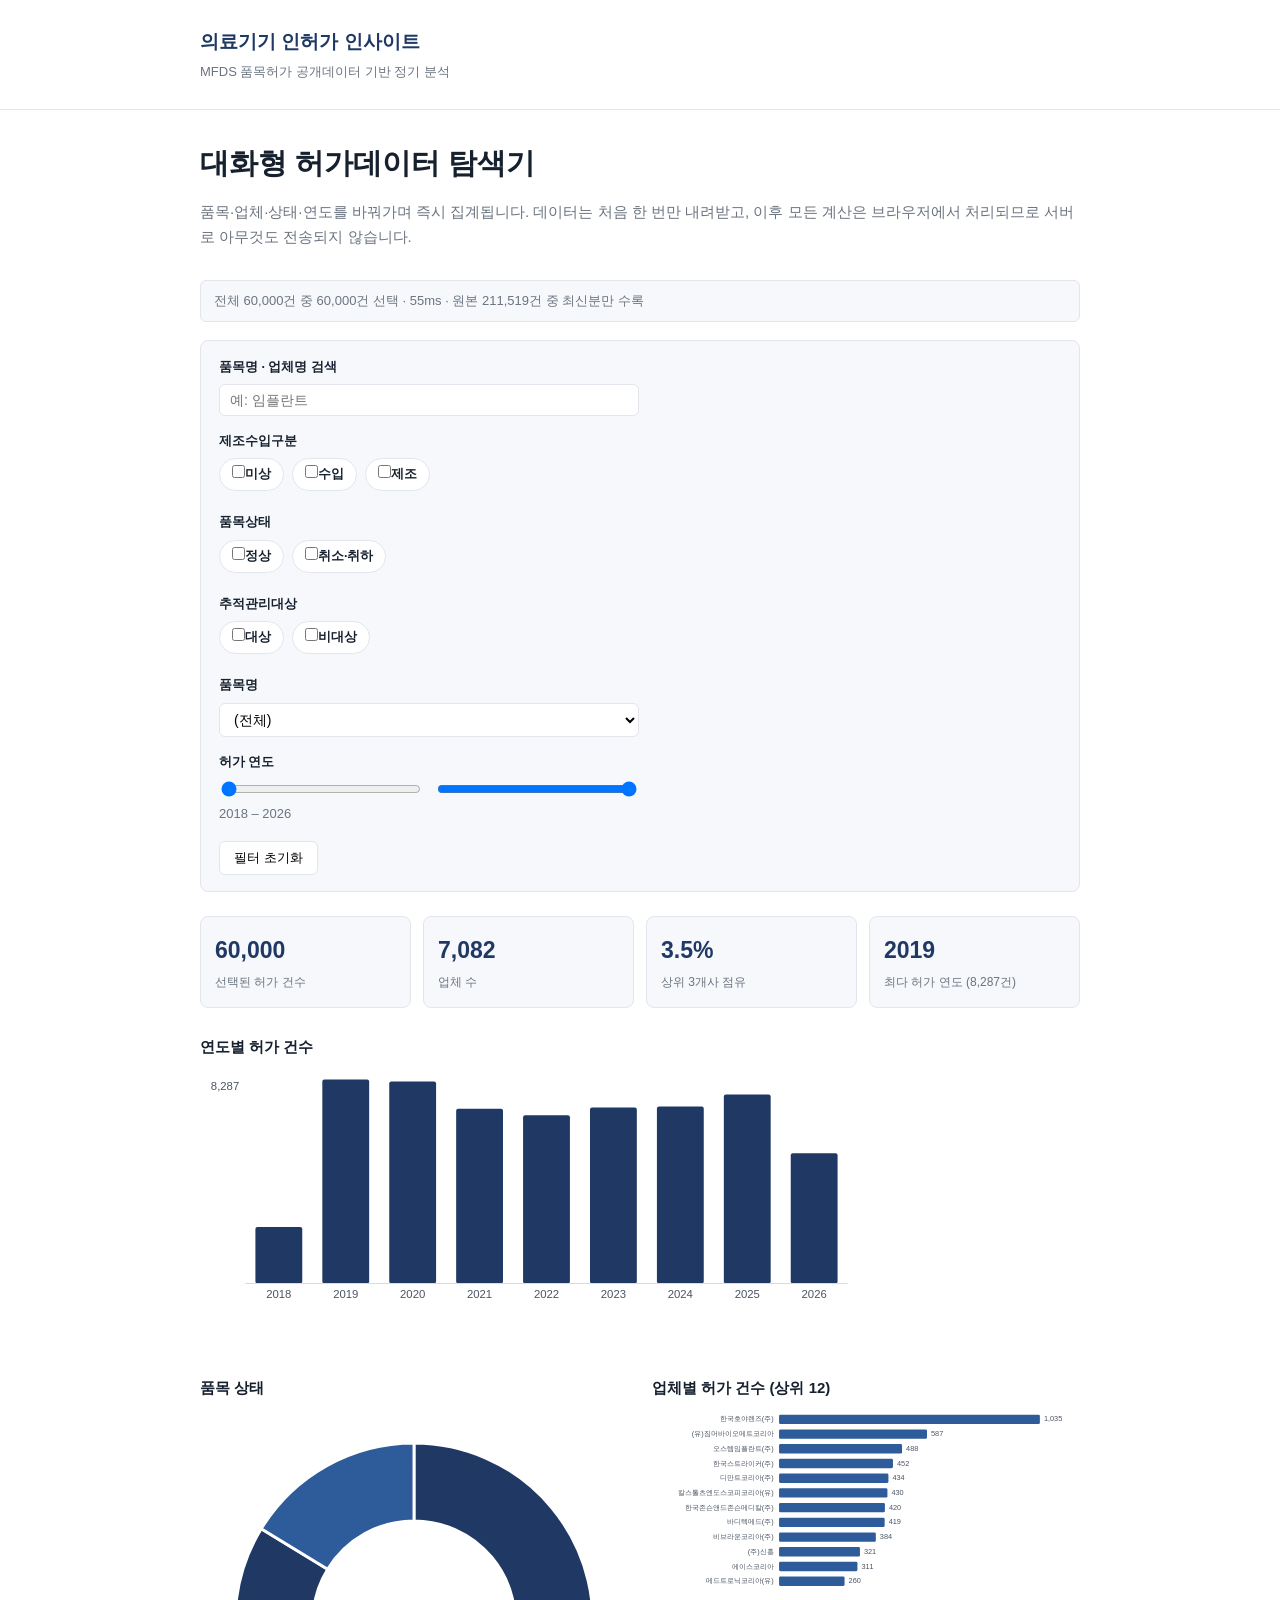
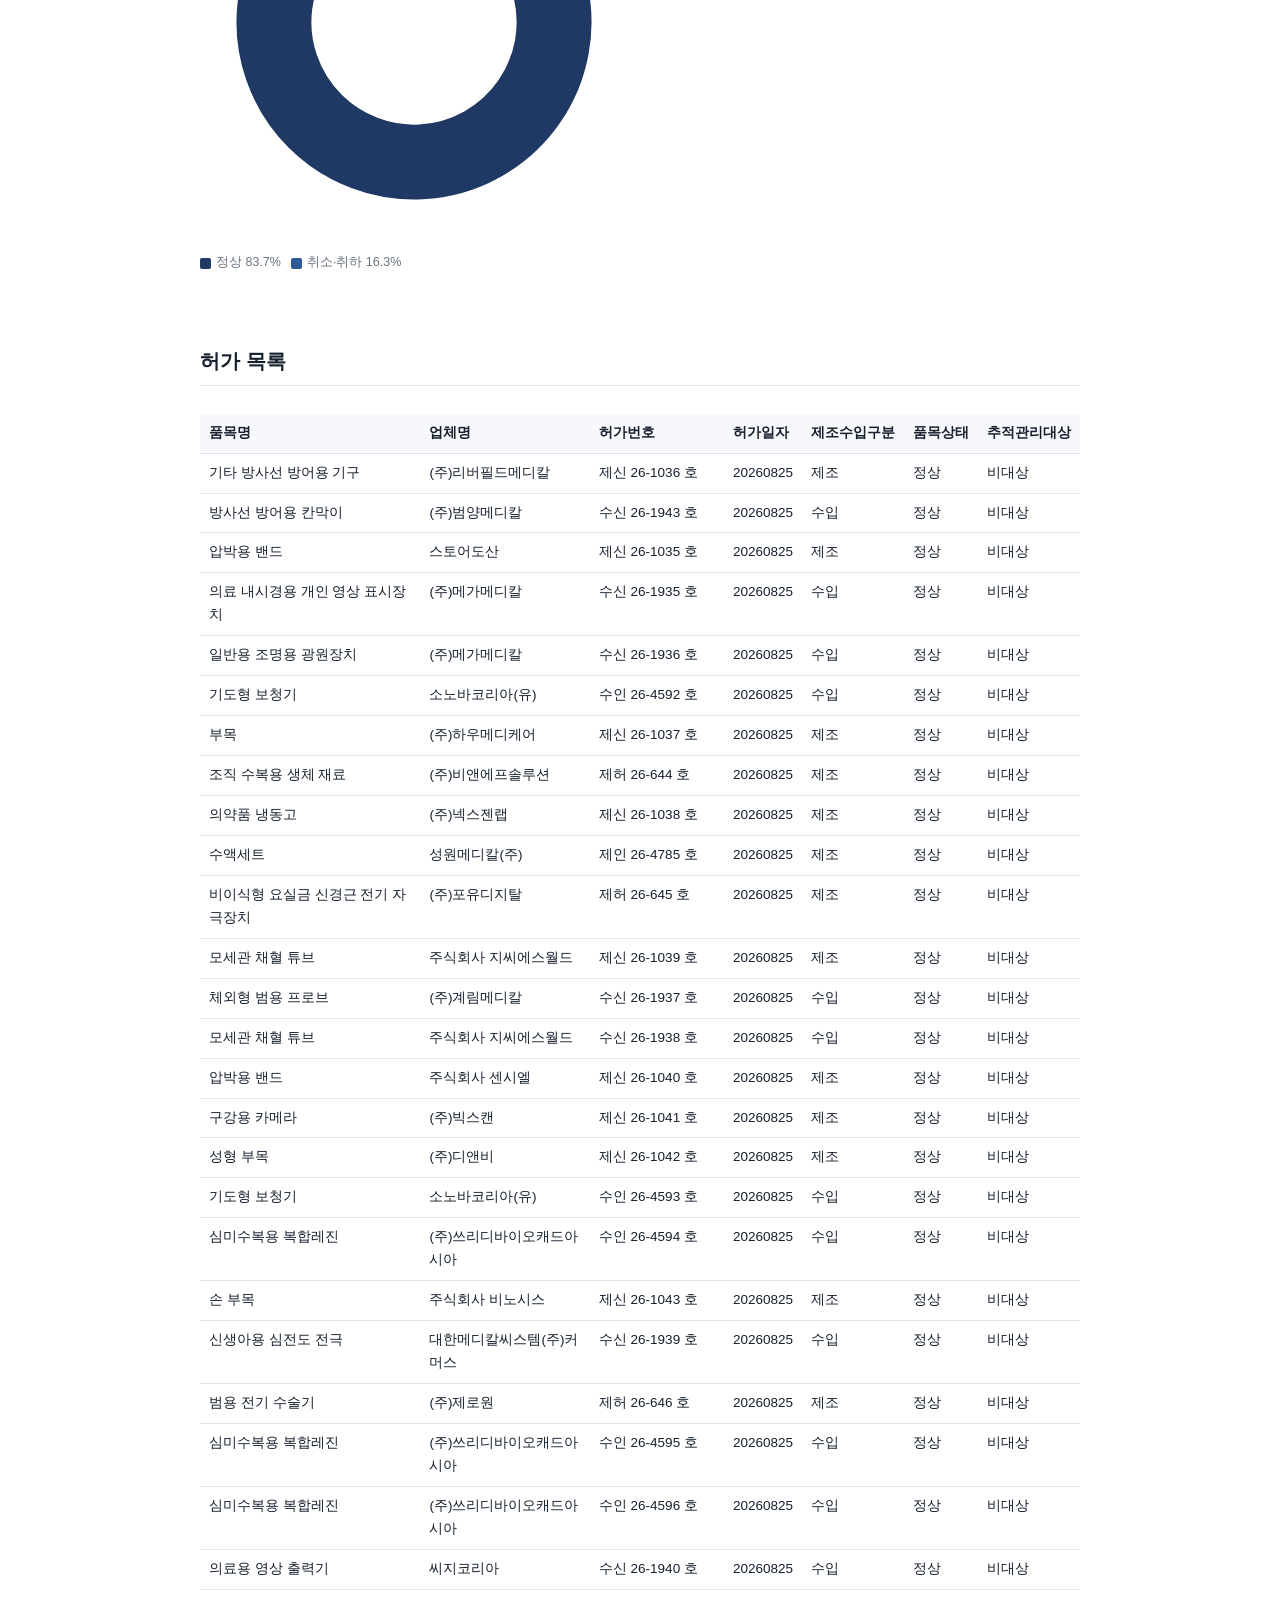
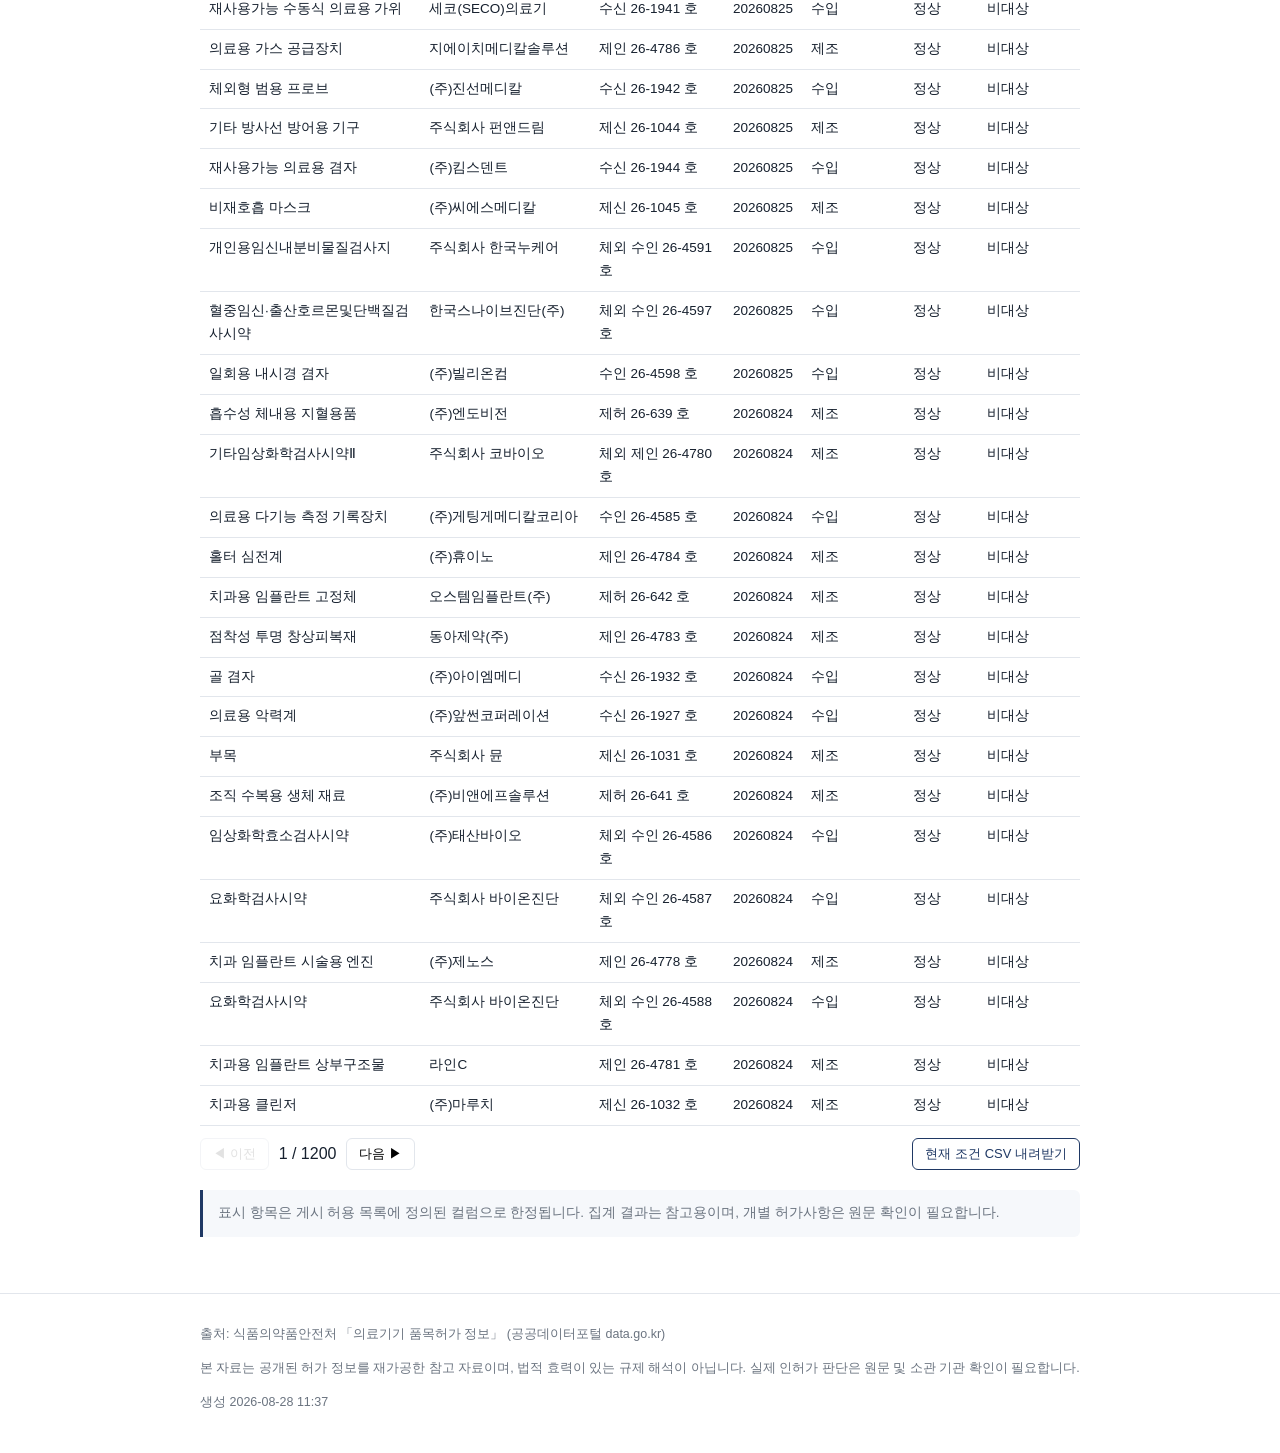
<file: mfds-insight/explore/index.html>
<!DOCTYPE html>
<html lang="ko-KR">
<head>
<meta charset="utf-8">
<meta name="viewport" content="width=device-width, initial-scale=1">
<meta name="referrer" content="no-referrer">
<title>대화형 탐색기 · 의료기기 인허가 인사이트</title>
<meta name="description" content="의료기기 품목허가 데이터를 조건별로 직접 탐색합니다."><style>
  :root{--ink:#16202e;--muted:#6b7480;--line:#e2e6ec;--accent:#1F3864;--bg:#fff;--soft:#f6f8fb}
  *{box-sizing:border-box}
  body{margin:0;background:var(--bg);color:var(--ink);
       font-family:-apple-system,BlinkMacSystemFont,"Malgun Gothic","맑은 고딕",sans-serif;
       line-height:1.7;font-size:16px}
  .wrap{max-width:920px;margin:0 auto;padding:0 20px}
  header{border-bottom:1px solid var(--line);padding:26px 0;margin-bottom:34px}
  header .t{font-size:19px;font-weight:700;color:var(--accent);text-decoration:none}
  header .s{color:var(--muted);font-size:13px;margin-top:3px}
  h1{font-size:29px;line-height:1.35;margin:0 0 10px}
  h2{font-size:20px;margin:44px 0 14px;padding-bottom:7px;border-bottom:1px solid var(--line)}
  .lede{color:var(--muted);font-size:15px;margin-bottom:30px}
  .kpis{display:grid;grid-template-columns:repeat(auto-fit,minmax(140px,1fr));gap:12px;margin:24px 0}
  .kpi{background:var(--soft);border:1px solid var(--line);border-radius:8px;padding:14px}
  .kpi .n{font-size:23px;font-weight:700;color:var(--accent)}
  .kpi .l{font-size:12px;color:var(--muted);margin-top:2px}
  figure{margin:22px 0}
  figure img{width:100%;height:auto;border:1px solid var(--line);border-radius:8px;background:#fff}
  figcaption{font-size:12.5px;color:var(--muted);margin-top:7px}
  table{width:100%;border-collapse:collapse;font-size:13.5px;margin-top:14px}
  th,td{border-bottom:1px solid var(--line);padding:8px 9px;text-align:left;vertical-align:top}
  th{background:var(--soft);font-weight:600;white-space:nowrap}
  .scroll{overflow-x:auto;-webkit-overflow-scrolling:touch}
  .dl a{display:inline-block;margin-right:10px;font-size:13.5px;color:var(--accent)}
  .note{background:var(--soft);border-left:3px solid var(--accent);padding:12px 15px;
        font-size:13.5px;color:var(--muted);border-radius:0 6px 6px 0;margin:20px 0}
  footer{margin:56px 0 40px;padding-top:18px;border-top:1px solid var(--line);
         font-size:12.5px;color:var(--muted)}
  a{color:var(--accent)}
  ul.cards{list-style:none;padding:0}
  ul.cards li{border:1px solid var(--line);border-radius:8px;padding:16px 18px;margin-bottom:12px}
  ul.cards a{font-size:17px;font-weight:600;text-decoration:none}
  ul.cards p{margin:5px 0 0;color:var(--muted);font-size:14px}
</style>
</head>
<body>
<header><div class="wrap">
  <a class="t" href="/">의료기기 인허가 인사이트</a>
  <div class="s">MFDS 품목허가 공개데이터 기반 정기 분석</div>
</div></header>
<main class="wrap"><h1>대화형 허가데이터 탐색기</h1>
<p class="lede">품목·업체·상태·연도를 바꿔가며 즉시 집계됩니다. 데이터는 처음 한 번만 내려받고,
이후 모든 계산은 브라우저에서 처리되므로 서버로 아무것도 전송되지 않습니다.</p>

<div id="status" class="statusbar">데이터를 불러오는 중입니다…</div>

<section id="filters" class="panel"></section>

<div id="kpis" class="kpis"></div>

<section id="chart-year" class="chart"></section>
<div class="two">
  <section id="chart-status" class="chart"></section>
  <section id="chart-company" class="chart"></section>
</div>

<h2>허가 목록</h2>
<div id="table-host"></div>

<p class="note">표시 항목은 게시 허용 목록에 정의된 컬럼으로 한정됩니다.
집계 결과는 참고용이며, 개별 허가사항은 원문 확인이 필요합니다.</p>

<style>
  .statusbar{background:var(--soft);border:1px solid var(--line);border-radius:6px;
             padding:9px 13px;font-size:13px;color:var(--muted);margin-bottom:18px}
  .statusbar .err{color:#b3261e;margin:0}
  .panel{background:var(--soft);border:1px solid var(--line);border-radius:8px;
         padding:16px 18px;margin-bottom:22px}
  .fgroup{margin-bottom:15px}
  .fgroup label{display:block;font-size:12.5px;font-weight:600;margin-bottom:6px;color:var(--ink)}
  .fgroup input[type=search],.fgroup select{width:100%;max-width:420px;padding:7px 10px;
         border:1px solid var(--line);border-radius:6px;font-size:14px;background:#fff}
  .chips{display:flex;flex-wrap:wrap;gap:8px}
  .chip{display:inline-flex;align-items:center;gap:6px;background:#fff;border:1px solid var(--line);
        border-radius:999px;padding:5px 12px;font-size:13px;font-weight:400;cursor:pointer;margin:0}
  .chip input{margin:0}
  .yrow{display:flex;gap:12px;max-width:420px}
  .yrow input{flex:1}
  .yval{font-size:13px;color:var(--muted)}
  .reset{background:#fff;border:1px solid var(--line);border-radius:6px;padding:7px 14px;
         font-size:13px;cursor:pointer}
  .chart{margin:26px 0}
  .chart h3{font-size:15px;margin:0 0 8px}
  .chart svg{width:100%;height:auto;max-width:660px}
  .two{display:grid;grid-template-columns:repeat(auto-fit,minmax(280px,1fr));gap:24px}
  .legend{display:flex;flex-wrap:wrap;gap:10px;margin-top:8px}
  .lgi{display:inline-flex;align-items:center;gap:5px;font-size:12.5px;color:var(--muted)}
  .lgi i{width:11px;height:11px;border-radius:2px;display:inline-block}
  .muted{color:var(--muted);font-size:13.5px}
  .pager{display:flex;align-items:center;gap:10px;margin-top:12px;flex-wrap:wrap}
  .pager button{background:#fff;border:1px solid var(--line);border-radius:6px;padding:6px 12px;
                font-size:13px;cursor:pointer}
  .pager button:disabled{opacity:.4;cursor:default}
  .pager .dl{margin-left:auto;border-color:var(--accent);color:var(--accent)}
</style>
<script src="explorer.js"></script>
</main>
<footer><div class="wrap">
  <p>출처: 식품의약품안전처 「의료기기 품목허가 정보」 (공공데이터포털 data.go.kr)</p>
  <p>본 자료는 공개된 허가 정보를 재가공한 참고 자료이며, 법적 효력이 있는 규제 해석이 아닙니다.
     실제 인허가 판단은 원문 및 소관 기관 확인이 필요합니다.</p>
  <p>생성 2026-08-28 11:37</p>
</div></footer>
</body>
</html>
</file>
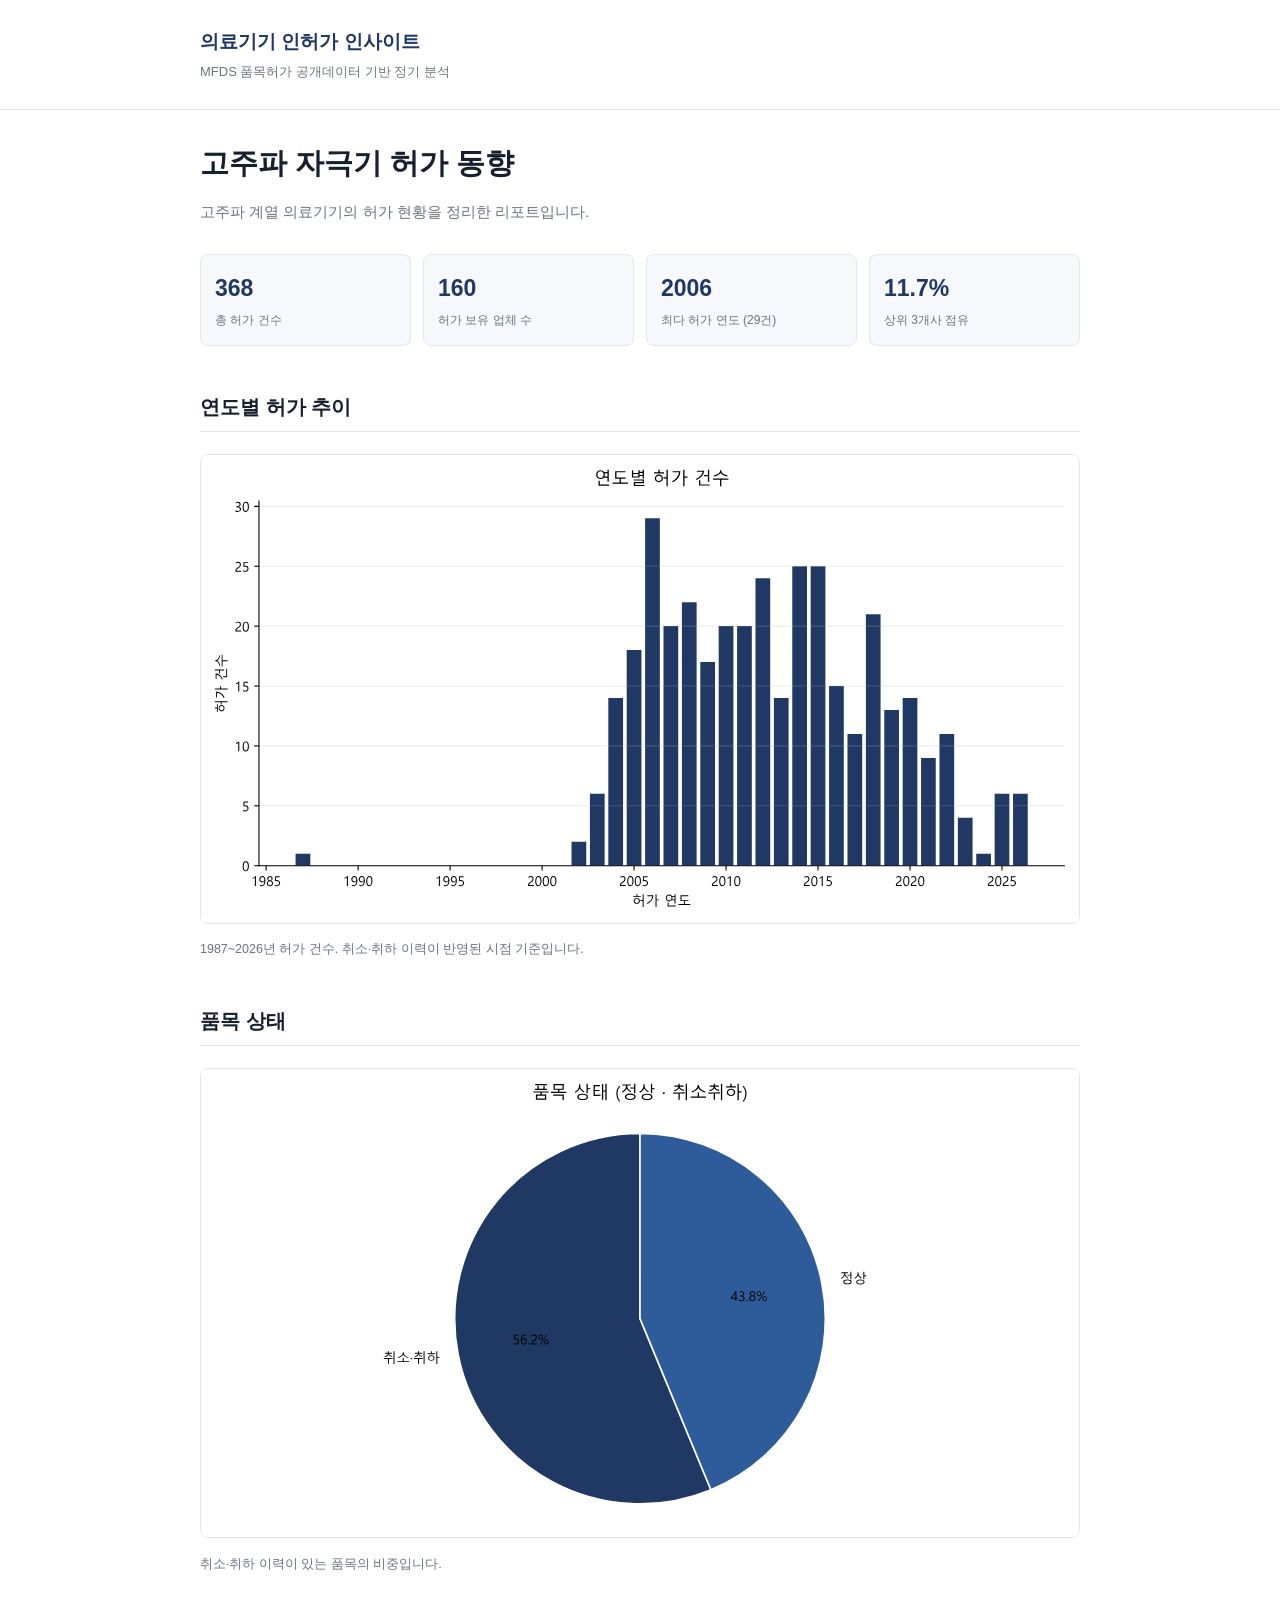
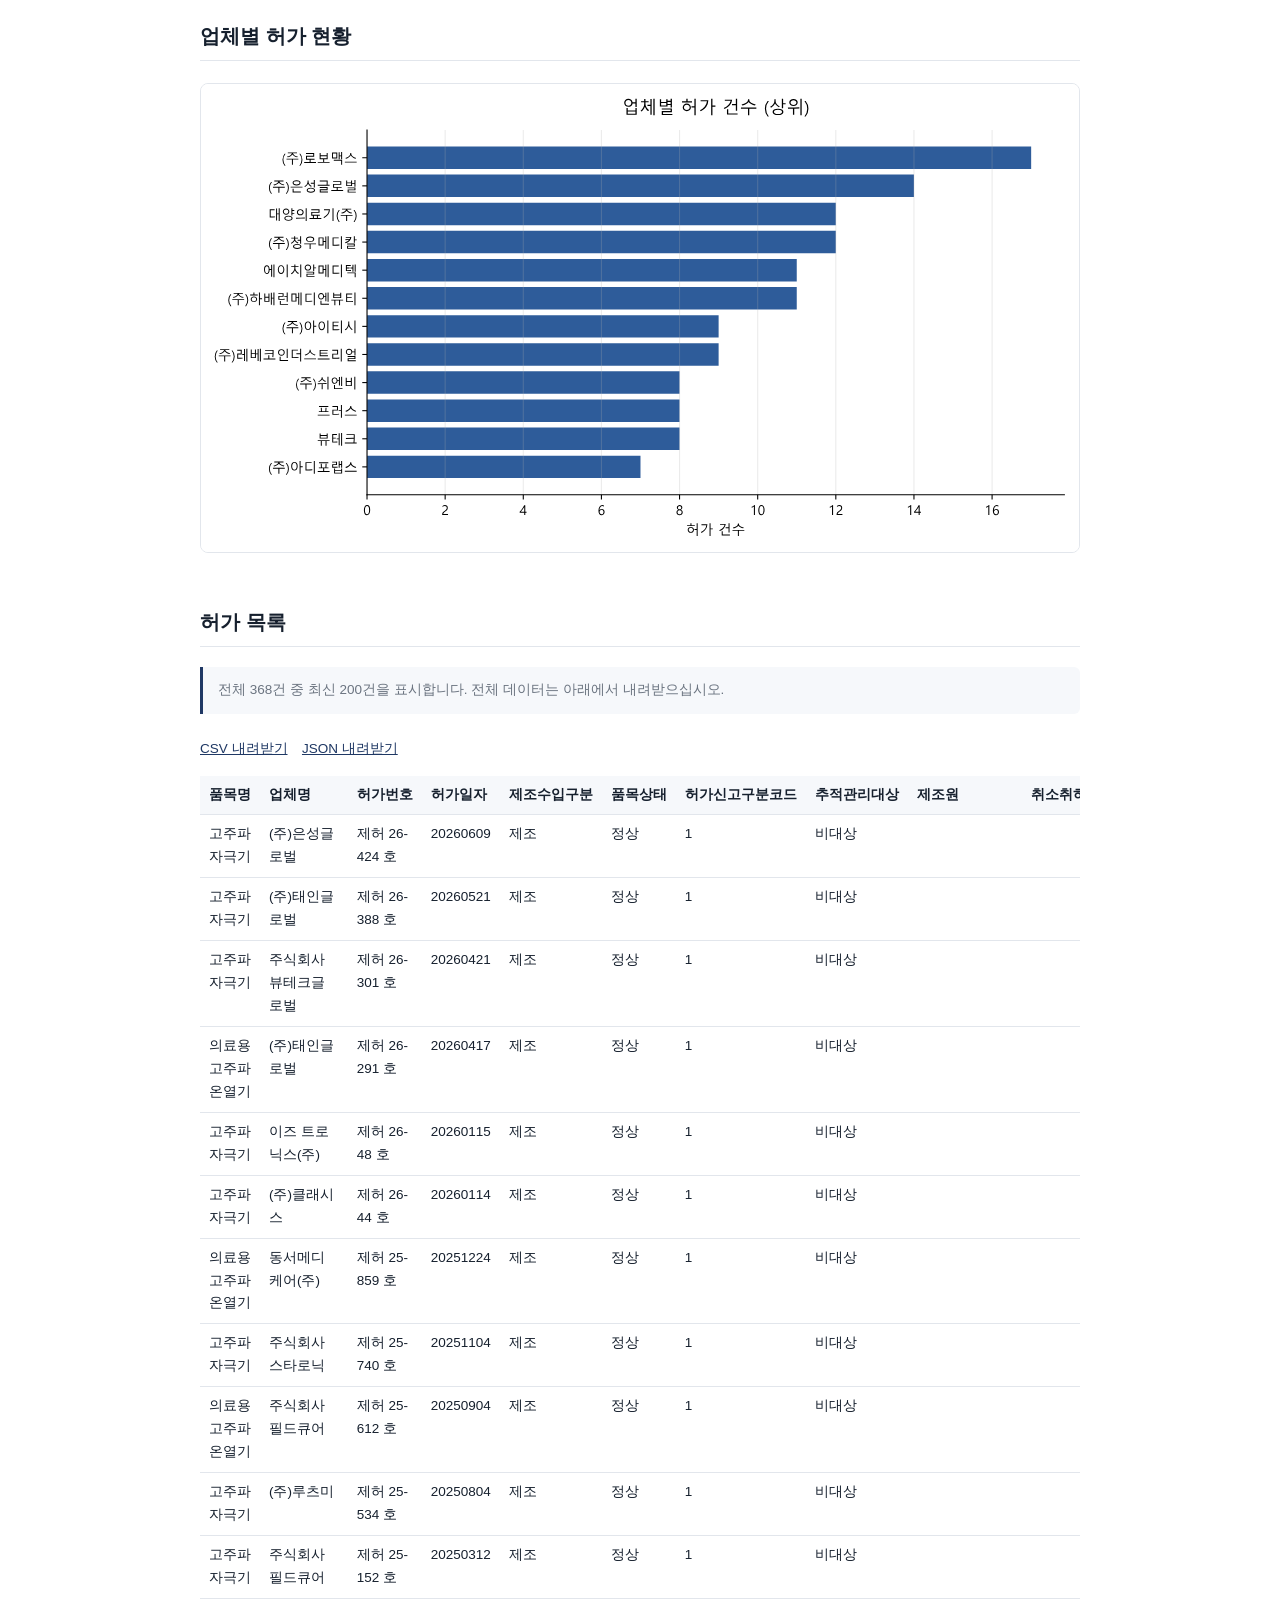
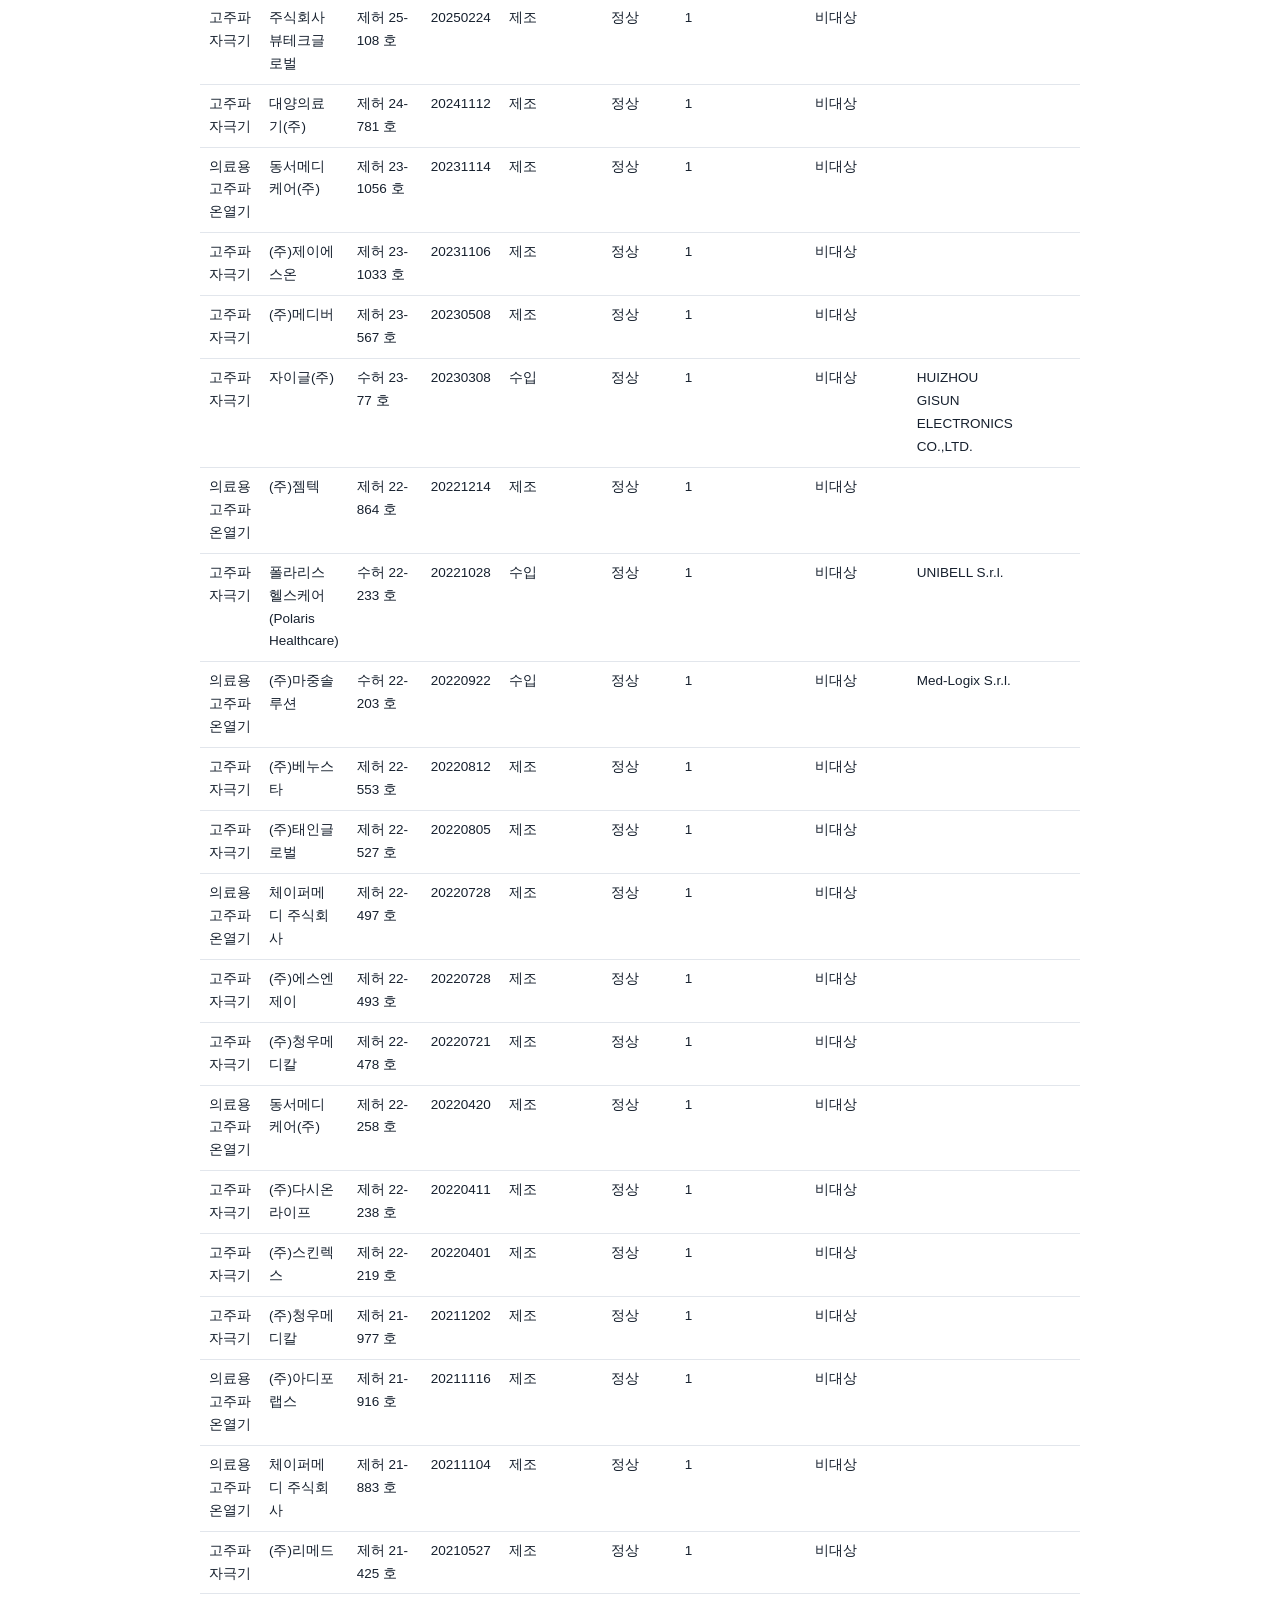
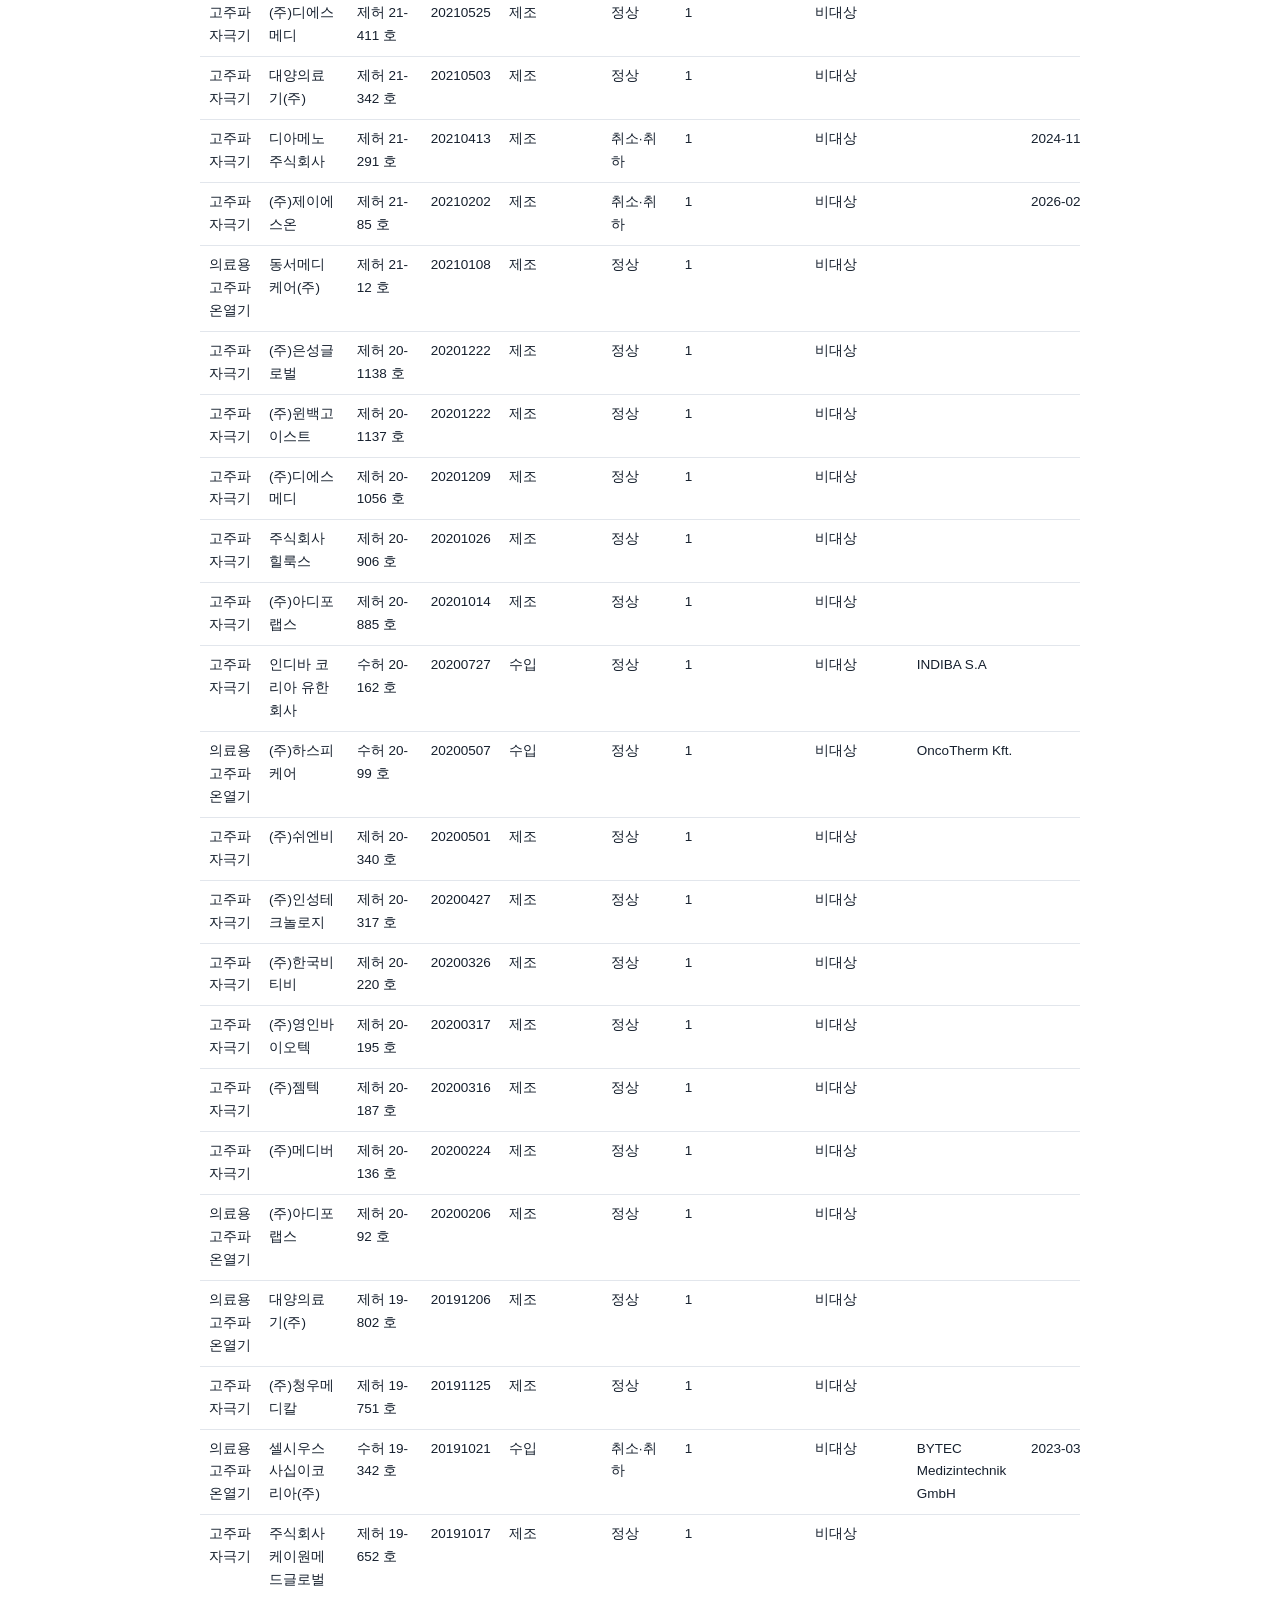
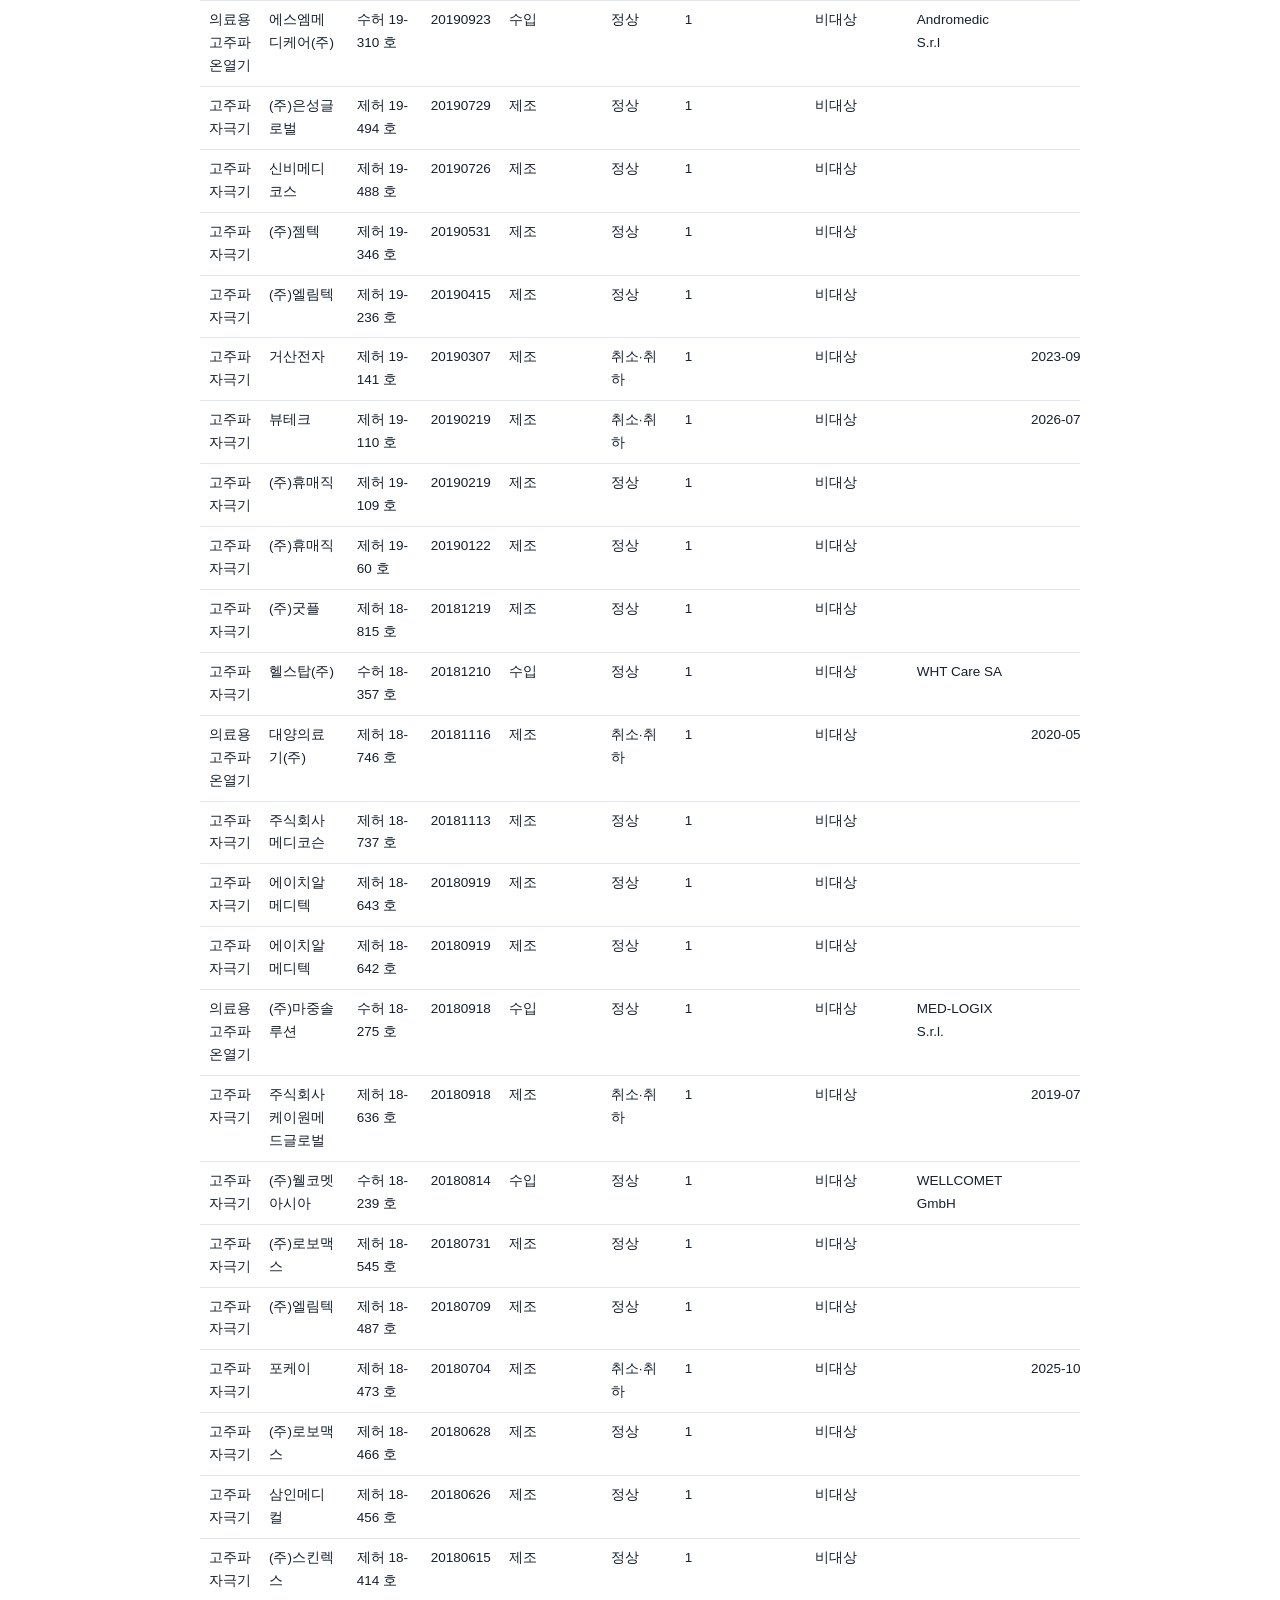
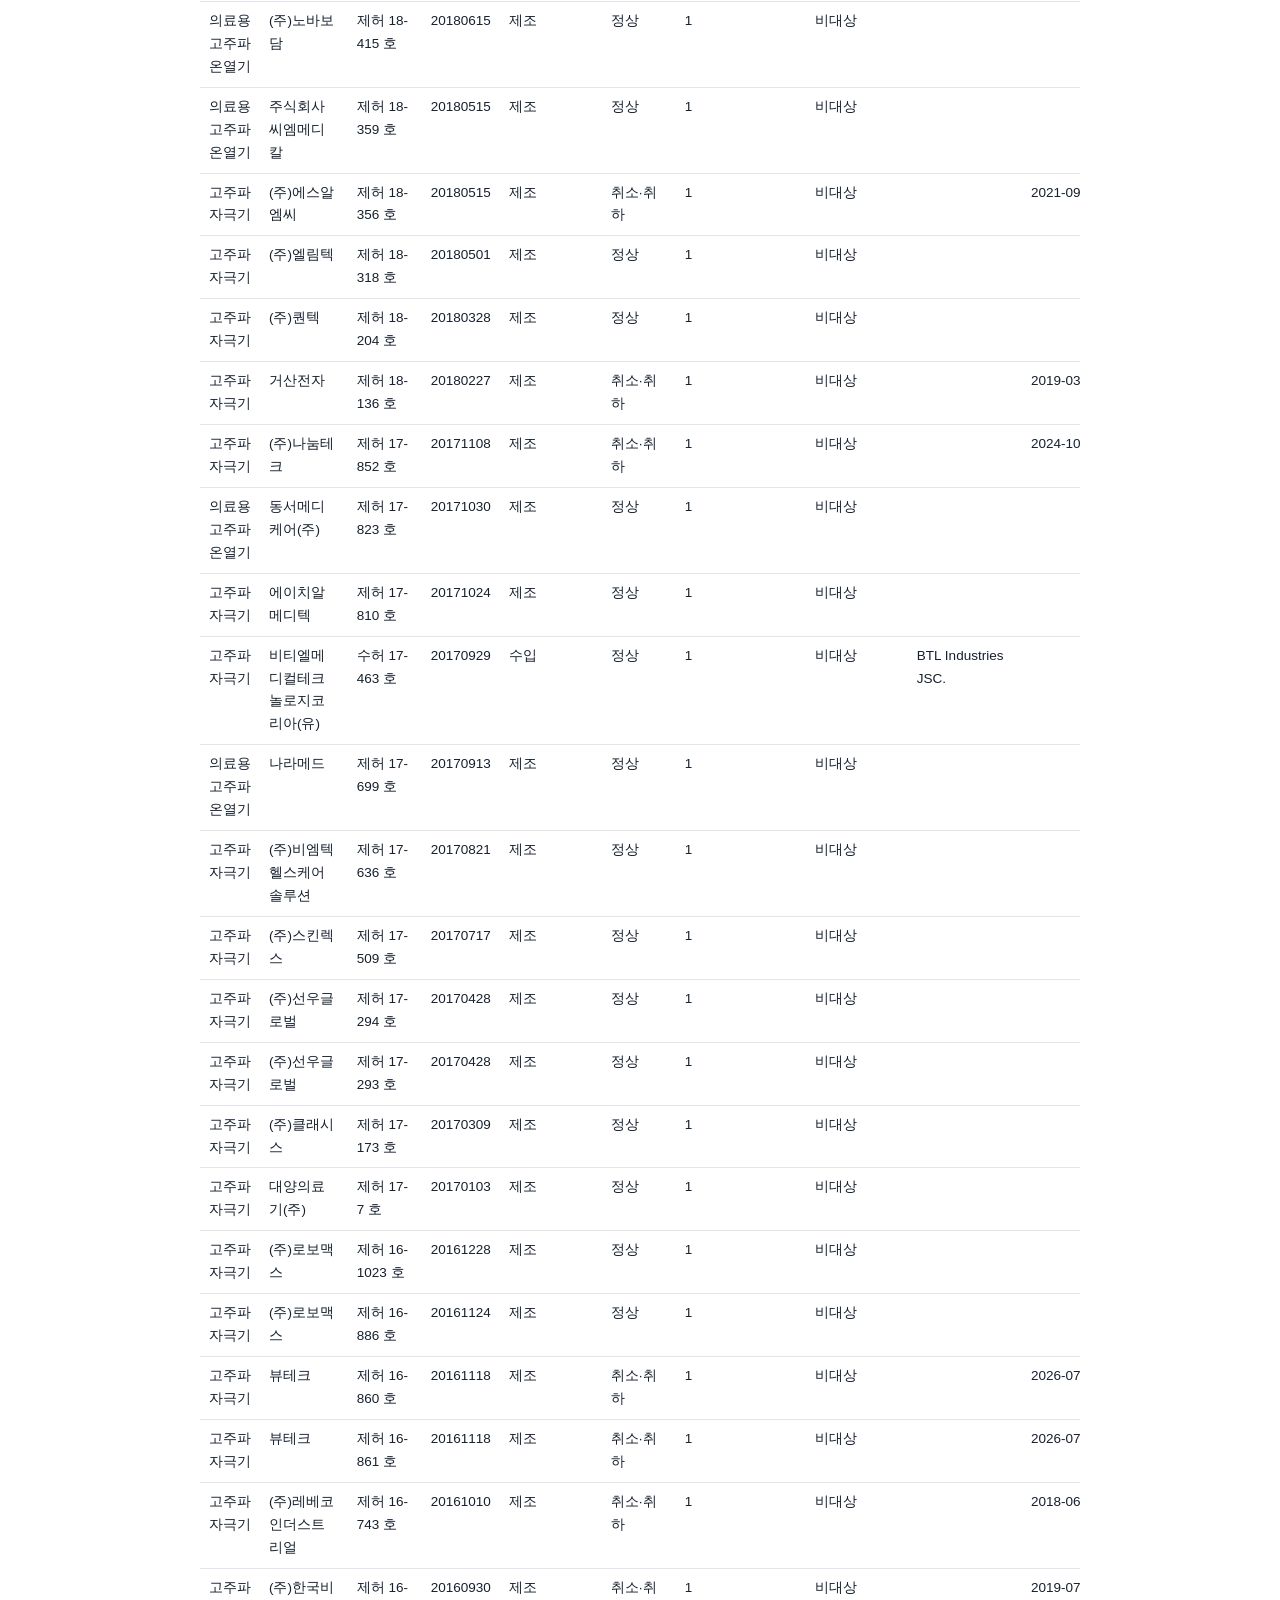
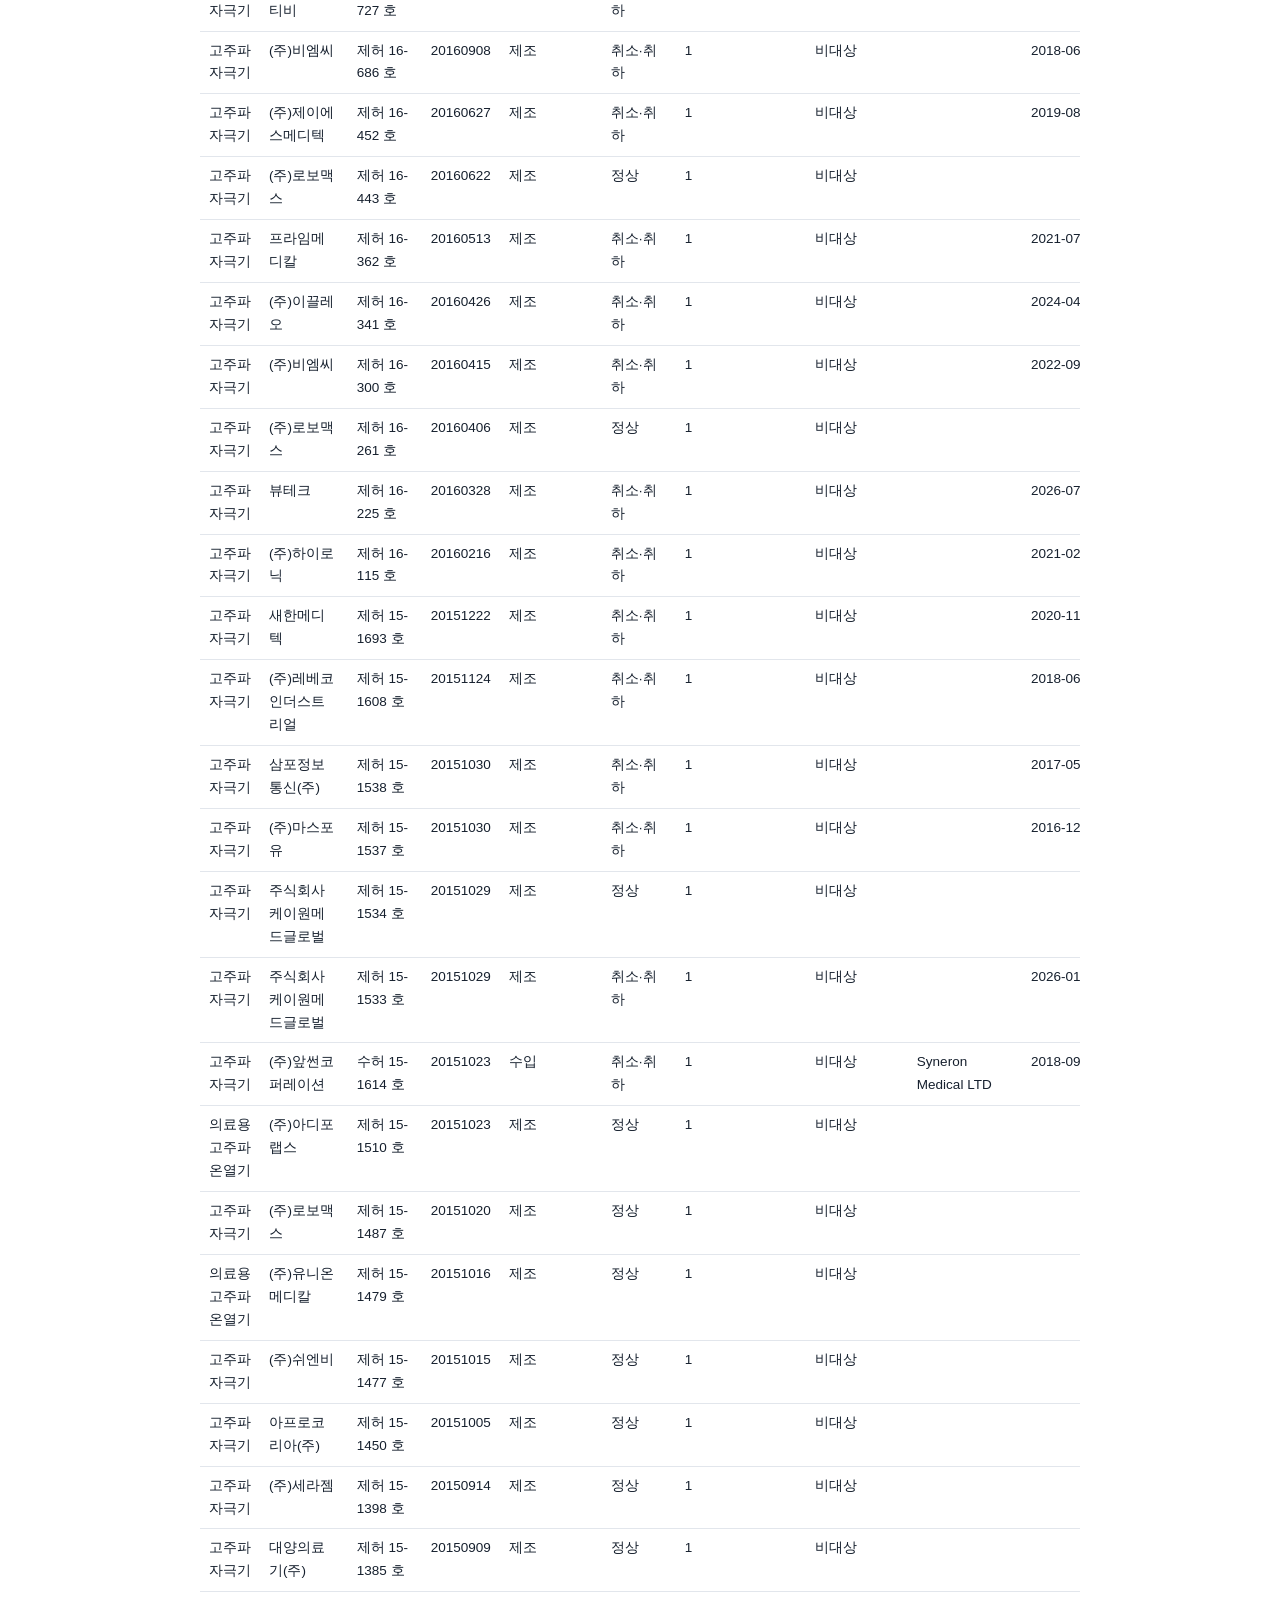
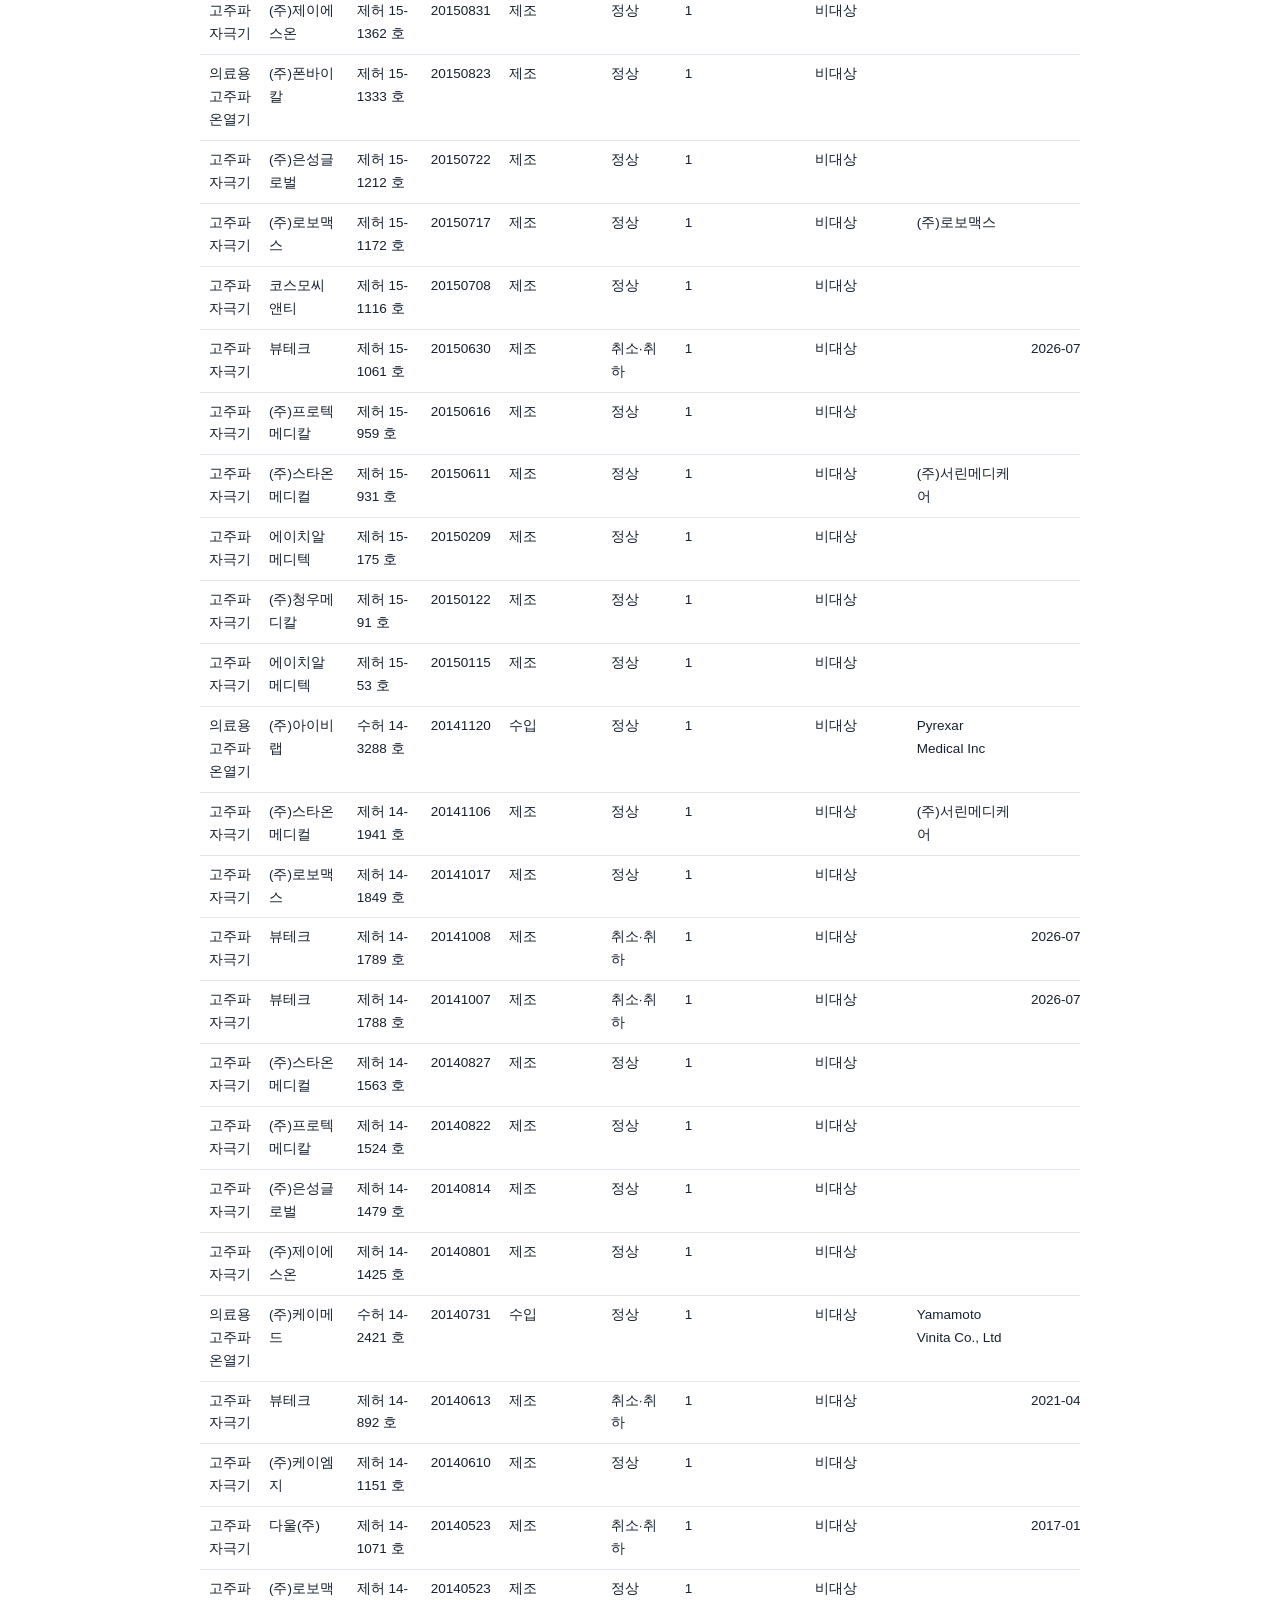
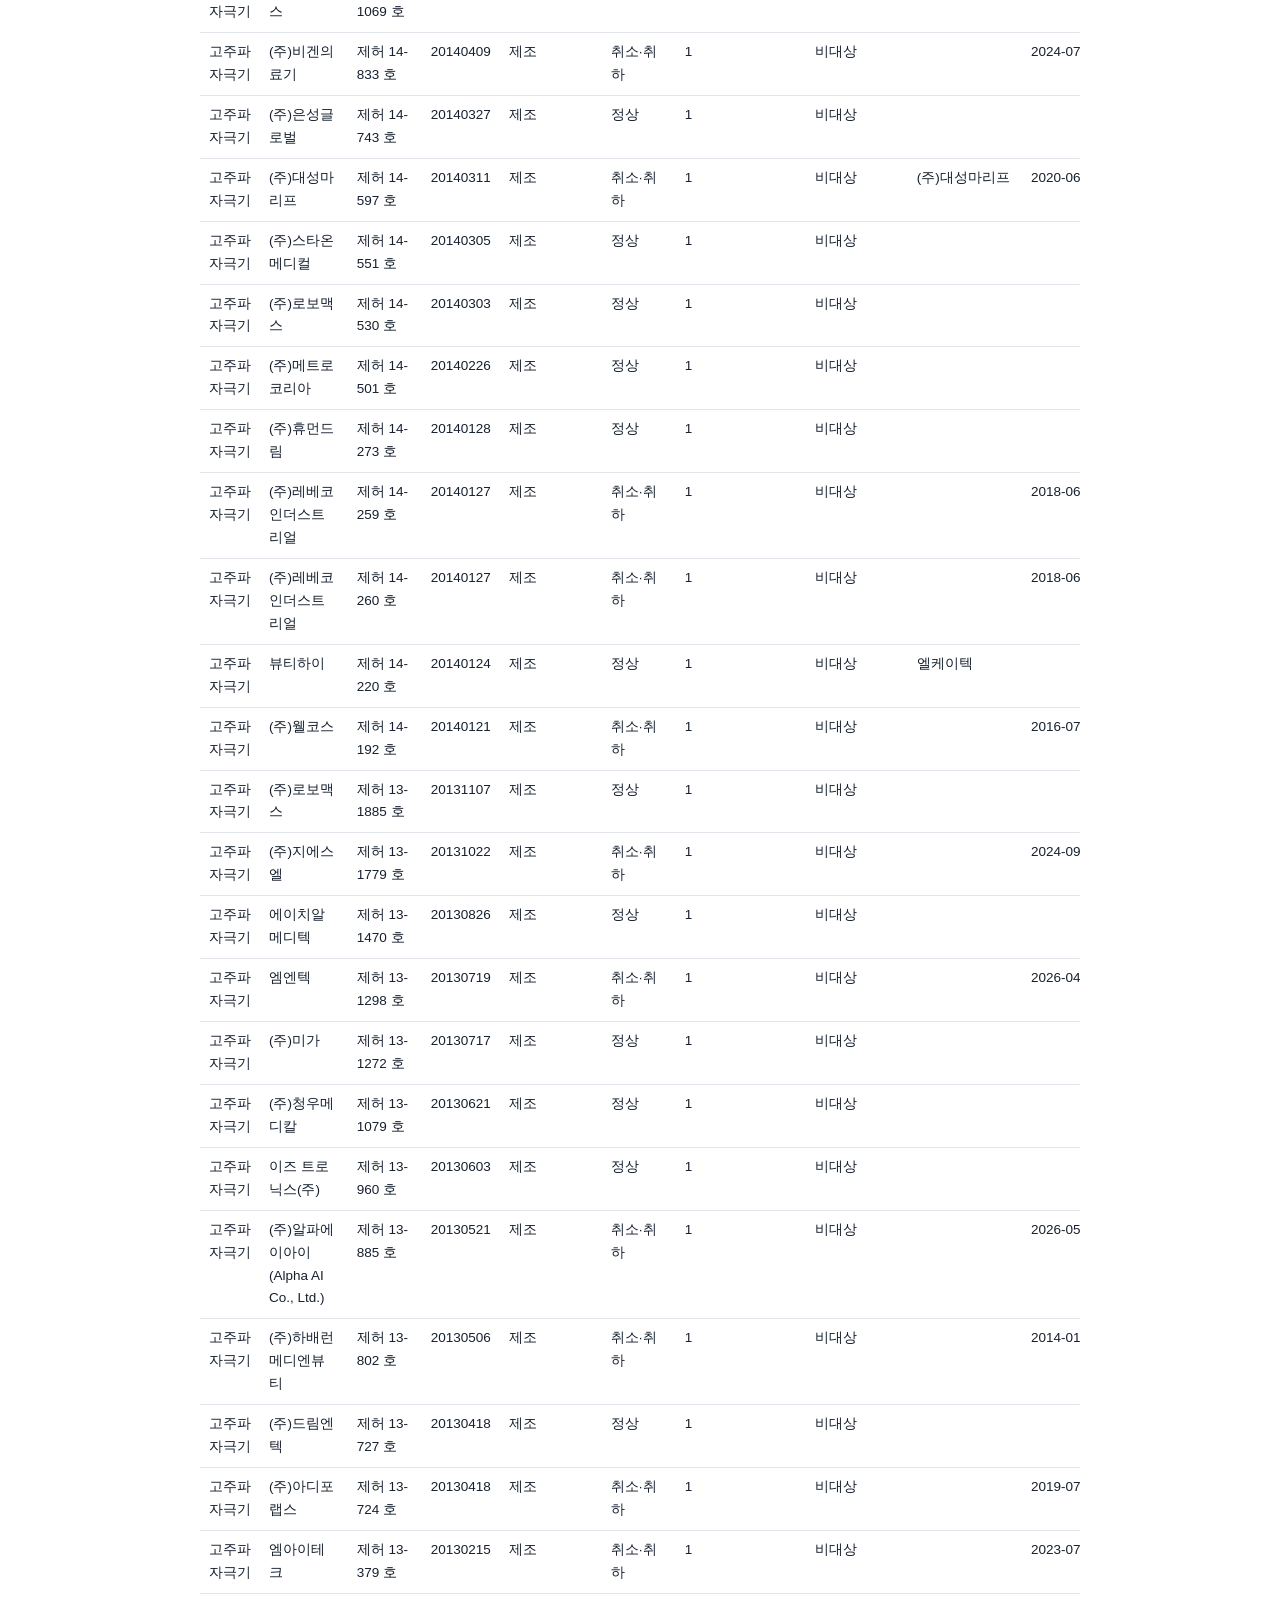
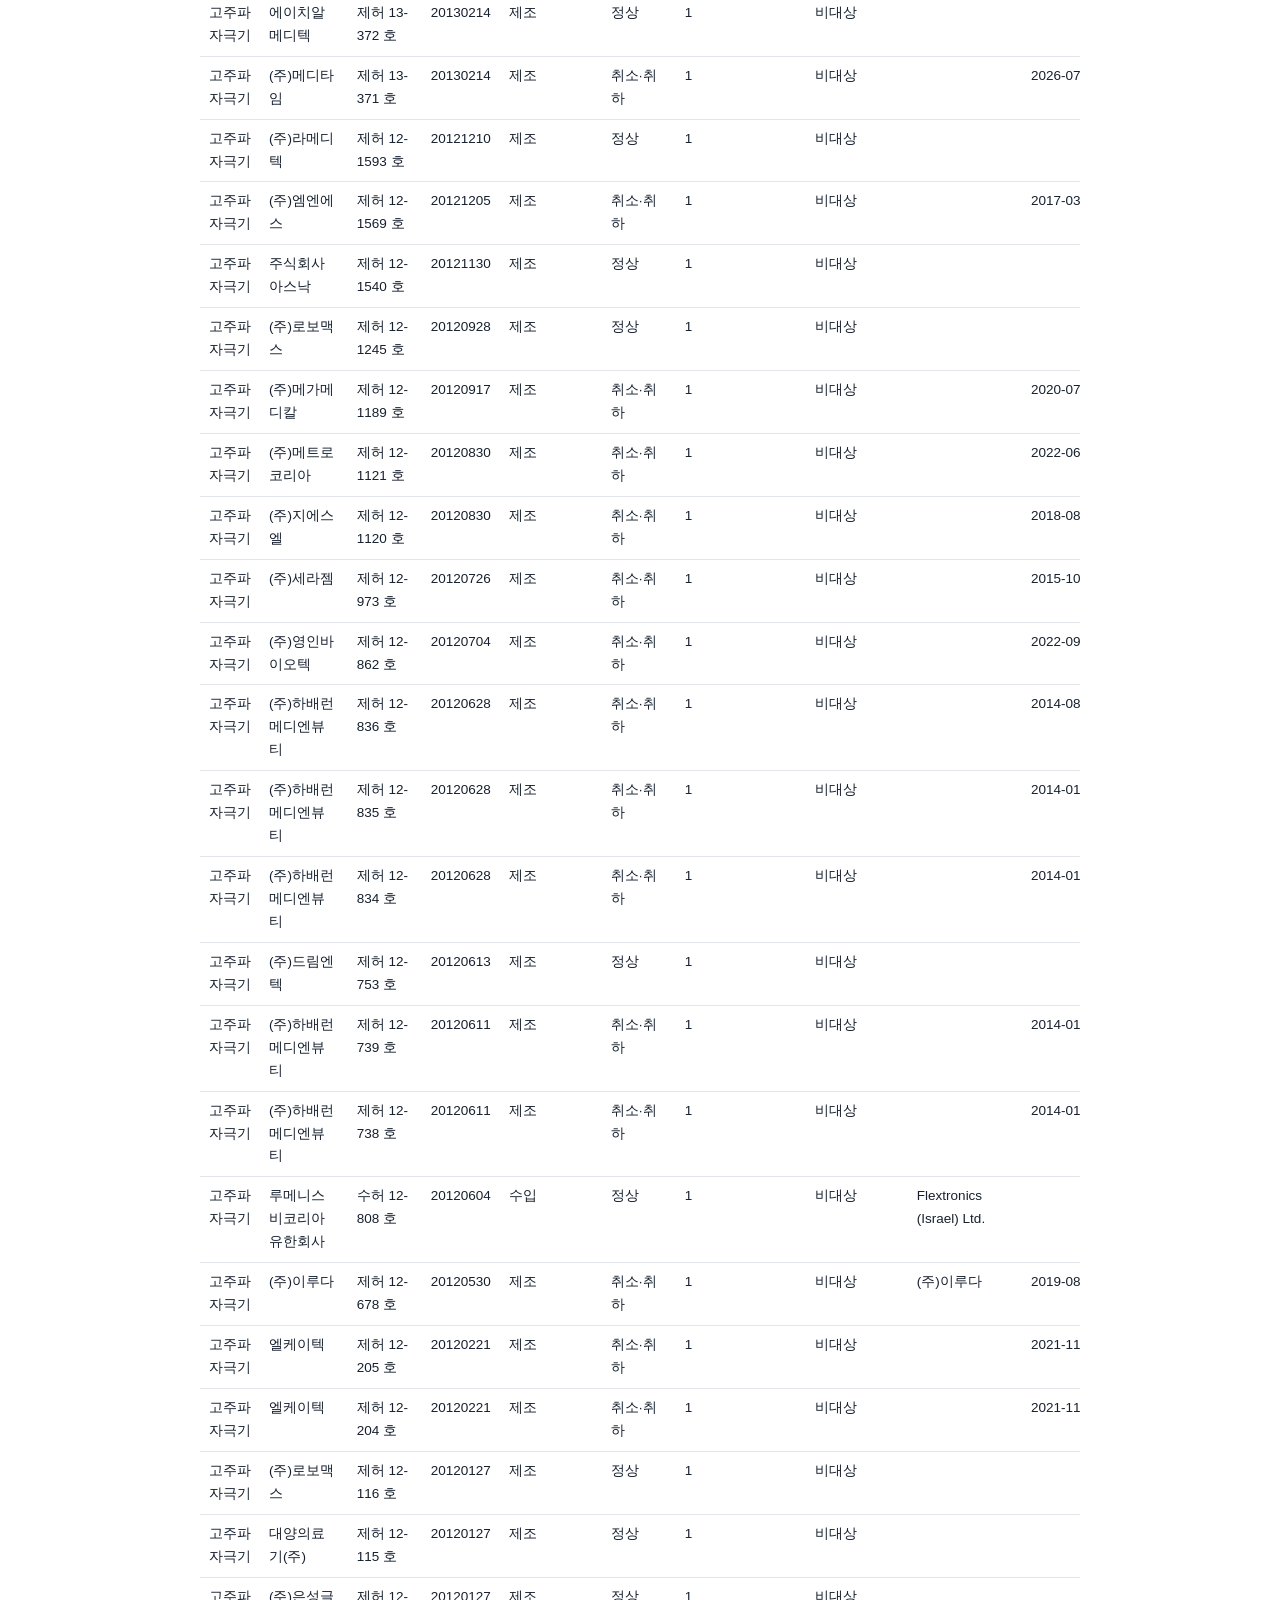
<file: mfds-insight/rf-stimulator/index.html>
<!DOCTYPE html>
<html lang="ko-KR">
<head>
<meta charset="utf-8">
<meta name="viewport" content="width=device-width, initial-scale=1">
<meta name="referrer" content="no-referrer">
<title>고주파 자극기 허가 동향 · 의료기기 인허가 인사이트</title>
<meta name="description" content="고주파 계열 의료기기의 허가 현황을 정리한 리포트입니다."><style>
  :root{--ink:#16202e;--muted:#6b7480;--line:#e2e6ec;--accent:#1F3864;--bg:#fff;--soft:#f6f8fb}
  *{box-sizing:border-box}
  body{margin:0;background:var(--bg);color:var(--ink);
       font-family:-apple-system,BlinkMacSystemFont,"Malgun Gothic","맑은 고딕",sans-serif;
       line-height:1.7;font-size:16px}
  .wrap{max-width:920px;margin:0 auto;padding:0 20px}
  header{border-bottom:1px solid var(--line);padding:26px 0;margin-bottom:34px}
  header .t{font-size:19px;font-weight:700;color:var(--accent);text-decoration:none}
  header .s{color:var(--muted);font-size:13px;margin-top:3px}
  h1{font-size:29px;line-height:1.35;margin:0 0 10px}
  h2{font-size:20px;margin:44px 0 14px;padding-bottom:7px;border-bottom:1px solid var(--line)}
  .lede{color:var(--muted);font-size:15px;margin-bottom:30px}
  .kpis{display:grid;grid-template-columns:repeat(auto-fit,minmax(140px,1fr));gap:12px;margin:24px 0}
  .kpi{background:var(--soft);border:1px solid var(--line);border-radius:8px;padding:14px}
  .kpi .n{font-size:23px;font-weight:700;color:var(--accent)}
  .kpi .l{font-size:12px;color:var(--muted);margin-top:2px}
  figure{margin:22px 0}
  figure img{width:100%;height:auto;border:1px solid var(--line);border-radius:8px;background:#fff}
  figcaption{font-size:12.5px;color:var(--muted);margin-top:7px}
  table{width:100%;border-collapse:collapse;font-size:13.5px;margin-top:14px}
  th,td{border-bottom:1px solid var(--line);padding:8px 9px;text-align:left;vertical-align:top}
  th{background:var(--soft);font-weight:600;white-space:nowrap}
  .scroll{overflow-x:auto;-webkit-overflow-scrolling:touch}
  .dl a{display:inline-block;margin-right:10px;font-size:13.5px;color:var(--accent)}
  .note{background:var(--soft);border-left:3px solid var(--accent);padding:12px 15px;
        font-size:13.5px;color:var(--muted);border-radius:0 6px 6px 0;margin:20px 0}
  footer{margin:56px 0 40px;padding-top:18px;border-top:1px solid var(--line);
         font-size:12.5px;color:var(--muted)}
  a{color:var(--accent)}
  ul.cards{list-style:none;padding:0}
  ul.cards li{border:1px solid var(--line);border-radius:8px;padding:16px 18px;margin-bottom:12px}
  ul.cards a{font-size:17px;font-weight:600;text-decoration:none}
  ul.cards p{margin:5px 0 0;color:var(--muted);font-size:14px}
</style>
</head>
<body>
<header><div class="wrap">
  <a class="t" href="/">의료기기 인허가 인사이트</a>
  <div class="s">MFDS 품목허가 공개데이터 기반 정기 분석</div>
</div></header>
<main class="wrap"><h1>고주파 자극기 허가 동향</h1>
<p class="lede">고주파 계열 의료기기의 허가 현황을 정리한 리포트입니다.</p>

<div class="kpis">
  <div class="kpi"><div class="n">368</div><div class="l">총 허가 건수</div></div>
  <div class="kpi"><div class="n">160</div><div class="l">허가 보유 업체 수</div></div>
  <div class="kpi"><div class="n">2006</div><div class="l">최다 허가 연도 (29건)</div></div>
  <div class="kpi"><div class="n">11.7%</div><div class="l">상위 3개사 점유</div></div>
</div>

<h2>연도별 허가 추이</h2>
<figure><img src="yearly_trend.svg" alt="연도별 허가 건수 막대그래프">
<figcaption>1987~2026년 허가 건수. 취소·취하 이력이 반영된 시점 기준입니다.</figcaption></figure>

<h2>품목 상태</h2>
<figure><img src="status_mix.svg" alt="품목 상태 분포 원그래프">
<figcaption>취소·취하 이력이 있는 품목의 비중입니다.</figcaption></figure>



<h2>업체별 허가 현황</h2>
<figure><img src="top_companies.svg" alt="업체별 허가 건수 가로 막대그래프"></figure>

<h2>허가 목록</h2>
<p class="note">전체 368건 중 최신 200건을 표시합니다. 전체 데이터는 아래에서 내려받으십시오.</p>
<div class="dl">
  <a href="rf-stimulator.csv" download>CSV 내려받기</a>
  <a href="rf-stimulator.json" download>JSON 내려받기</a>
</div>
<div class="scroll">
<table>
  <thead><tr><th>품목명</th><th>업체명</th><th>허가번호</th><th>허가일자</th><th>제조수입구분</th><th>품목상태</th><th>허가신고구분코드</th><th>추적관리대상</th><th>제조원</th><th>취소취하일자</th></tr></thead>
  <tbody>
    <tr><td>고주파 자극기</td><td>(주)은성글로벌</td><td>제허 26-424 호</td><td>20260609</td><td>제조</td><td>정상</td><td>1</td><td>비대상</td><td></td><td></td></tr>
    <tr><td>고주파 자극기</td><td>(주)태인글로벌</td><td>제허 26-388 호</td><td>20260521</td><td>제조</td><td>정상</td><td>1</td><td>비대상</td><td></td><td></td></tr>
    <tr><td>고주파 자극기</td><td>주식회사 뷰테크글로벌</td><td>제허 26-301 호</td><td>20260421</td><td>제조</td><td>정상</td><td>1</td><td>비대상</td><td></td><td></td></tr>
    <tr><td>의료용 고주파 온열기</td><td>(주)태인글로벌</td><td>제허 26-291 호</td><td>20260417</td><td>제조</td><td>정상</td><td>1</td><td>비대상</td><td></td><td></td></tr>
    <tr><td>고주파 자극기</td><td>이즈 트로닉스(주)</td><td>제허 26-48 호</td><td>20260115</td><td>제조</td><td>정상</td><td>1</td><td>비대상</td><td></td><td></td></tr>
    <tr><td>고주파 자극기</td><td>(주)클래시스</td><td>제허 26-44 호</td><td>20260114</td><td>제조</td><td>정상</td><td>1</td><td>비대상</td><td></td><td></td></tr>
    <tr><td>의료용 고주파 온열기</td><td>동서메디케어(주)</td><td>제허 25-859 호</td><td>20251224</td><td>제조</td><td>정상</td><td>1</td><td>비대상</td><td></td><td></td></tr>
    <tr><td>고주파 자극기</td><td>주식회사 스타로닉</td><td>제허 25-740 호</td><td>20251104</td><td>제조</td><td>정상</td><td>1</td><td>비대상</td><td></td><td></td></tr>
    <tr><td>의료용 고주파 온열기</td><td>주식회사 필드큐어</td><td>제허 25-612 호</td><td>20250904</td><td>제조</td><td>정상</td><td>1</td><td>비대상</td><td></td><td></td></tr>
    <tr><td>고주파 자극기</td><td>(주)루츠미</td><td>제허 25-534 호</td><td>20250804</td><td>제조</td><td>정상</td><td>1</td><td>비대상</td><td></td><td></td></tr>
    <tr><td>고주파 자극기</td><td>주식회사 필드큐어</td><td>제허 25-152 호</td><td>20250312</td><td>제조</td><td>정상</td><td>1</td><td>비대상</td><td></td><td></td></tr>
    <tr><td>고주파 자극기</td><td>주식회사 뷰테크글로벌</td><td>제허 25-108 호</td><td>20250224</td><td>제조</td><td>정상</td><td>1</td><td>비대상</td><td></td><td></td></tr>
    <tr><td>고주파 자극기</td><td>대양의료기(주)</td><td>제허 24-781 호</td><td>20241112</td><td>제조</td><td>정상</td><td>1</td><td>비대상</td><td></td><td></td></tr>
    <tr><td>의료용 고주파 온열기</td><td>동서메디케어(주)</td><td>제허 23-1056 호</td><td>20231114</td><td>제조</td><td>정상</td><td>1</td><td>비대상</td><td></td><td></td></tr>
    <tr><td>고주파 자극기</td><td>(주)제이에스온</td><td>제허 23-1033 호</td><td>20231106</td><td>제조</td><td>정상</td><td>1</td><td>비대상</td><td></td><td></td></tr>
    <tr><td>고주파자극기</td><td>(주)메디버</td><td>제허 23-567 호</td><td>20230508</td><td>제조</td><td>정상</td><td>1</td><td>비대상</td><td></td><td></td></tr>
    <tr><td>고주파자극기</td><td>자이글(주)</td><td>수허 23-77 호</td><td>20230308</td><td>수입</td><td>정상</td><td>1</td><td>비대상</td><td>HUIZHOU GISUN ELECTRONICS CO.,LTD.</td><td></td></tr>
    <tr><td>의료용고주파온열기</td><td>(주)젬텍</td><td>제허 22-864 호</td><td>20221214</td><td>제조</td><td>정상</td><td>1</td><td>비대상</td><td></td><td></td></tr>
    <tr><td>고주파자극기</td><td>폴라리스헬스케어(Polaris Healthcare)</td><td>수허 22-233 호</td><td>20221028</td><td>수입</td><td>정상</td><td>1</td><td>비대상</td><td>UNIBELL S.r.l.</td><td></td></tr>
    <tr><td>의료용고주파온열기</td><td>(주)마중솔루션</td><td>수허 22-203 호</td><td>20220922</td><td>수입</td><td>정상</td><td>1</td><td>비대상</td><td>Med-Logix S.r.l.</td><td></td></tr>
    <tr><td>고주파자극기</td><td>(주)베누스타</td><td>제허 22-553 호</td><td>20220812</td><td>제조</td><td>정상</td><td>1</td><td>비대상</td><td></td><td></td></tr>
    <tr><td>고주파 자극기</td><td>(주)태인글로벌</td><td>제허 22-527 호</td><td>20220805</td><td>제조</td><td>정상</td><td>1</td><td>비대상</td><td></td><td></td></tr>
    <tr><td>의료용고주파온열기</td><td>체이퍼메디 주식회사</td><td>제허 22-497 호</td><td>20220728</td><td>제조</td><td>정상</td><td>1</td><td>비대상</td><td></td><td></td></tr>
    <tr><td>고주파자극기</td><td>(주)에스엔제이</td><td>제허 22-493 호</td><td>20220728</td><td>제조</td><td>정상</td><td>1</td><td>비대상</td><td></td><td></td></tr>
    <tr><td>고주파자극기</td><td>(주)청우메디칼</td><td>제허 22-478 호</td><td>20220721</td><td>제조</td><td>정상</td><td>1</td><td>비대상</td><td></td><td></td></tr>
    <tr><td>의료용고주파온열기</td><td>동서메디케어(주)</td><td>제허 22-258 호</td><td>20220420</td><td>제조</td><td>정상</td><td>1</td><td>비대상</td><td></td><td></td></tr>
    <tr><td>고주파자극기</td><td>(주)다시온라이프</td><td>제허 22-238 호</td><td>20220411</td><td>제조</td><td>정상</td><td>1</td><td>비대상</td><td></td><td></td></tr>
    <tr><td>고주파자극기</td><td>(주)스킨렉스</td><td>제허 22-219 호</td><td>20220401</td><td>제조</td><td>정상</td><td>1</td><td>비대상</td><td></td><td></td></tr>
    <tr><td>고주파자극기</td><td>(주)청우메디칼</td><td>제허 21-977 호</td><td>20211202</td><td>제조</td><td>정상</td><td>1</td><td>비대상</td><td></td><td></td></tr>
    <tr><td>의료용고주파온열기</td><td>(주)아디포랩스</td><td>제허 21-916 호</td><td>20211116</td><td>제조</td><td>정상</td><td>1</td><td>비대상</td><td></td><td></td></tr>
    <tr><td>의료용고주파온열기</td><td>체이퍼메디 주식회사</td><td>제허 21-883 호</td><td>20211104</td><td>제조</td><td>정상</td><td>1</td><td>비대상</td><td></td><td></td></tr>
    <tr><td>고주파 자극기</td><td>(주)리메드</td><td>제허 21-425 호</td><td>20210527</td><td>제조</td><td>정상</td><td>1</td><td>비대상</td><td></td><td></td></tr>
    <tr><td>고주파 자극기</td><td>(주)디에스메디</td><td>제허 21-411 호</td><td>20210525</td><td>제조</td><td>정상</td><td>1</td><td>비대상</td><td></td><td></td></tr>
    <tr><td>고주파 자극기</td><td>대양의료기(주)</td><td>제허 21-342 호</td><td>20210503</td><td>제조</td><td>정상</td><td>1</td><td>비대상</td><td></td><td></td></tr>
    <tr><td>고주파자극기</td><td>디아메노 주식회사</td><td>제허 21-291 호</td><td>20210413</td><td>제조</td><td>취소·취하</td><td>1</td><td>비대상</td><td></td><td>2024-11-06</td></tr>
    <tr><td>고주파자극기</td><td>(주)제이에스온</td><td>제허 21-85 호</td><td>20210202</td><td>제조</td><td>취소·취하</td><td>1</td><td>비대상</td><td></td><td>2026-02-02</td></tr>
    <tr><td>의료용 고주파 온열기</td><td>동서메디케어(주)</td><td>제허 21-12 호</td><td>20210108</td><td>제조</td><td>정상</td><td>1</td><td>비대상</td><td></td><td></td></tr>
    <tr><td>고주파 자극기</td><td>(주)은성글로벌</td><td>제허 20-1138 호</td><td>20201222</td><td>제조</td><td>정상</td><td>1</td><td>비대상</td><td></td><td></td></tr>
    <tr><td>고주파자극기</td><td>(주)윈백고이스트</td><td>제허 20-1137 호</td><td>20201222</td><td>제조</td><td>정상</td><td>1</td><td>비대상</td><td></td><td></td></tr>
    <tr><td>고주파자극기</td><td>(주)디에스메디</td><td>제허 20-1056 호</td><td>20201209</td><td>제조</td><td>정상</td><td>1</td><td>비대상</td><td></td><td></td></tr>
    <tr><td>고주파자극기</td><td>주식회사힐룩스</td><td>제허 20-906 호</td><td>20201026</td><td>제조</td><td>정상</td><td>1</td><td>비대상</td><td></td><td></td></tr>
    <tr><td>고주파자극기</td><td>(주)아디포랩스</td><td>제허 20-885 호</td><td>20201014</td><td>제조</td><td>정상</td><td>1</td><td>비대상</td><td></td><td></td></tr>
    <tr><td>고주파자극기</td><td>인디바 코리아 유한회사</td><td>수허 20-162 호</td><td>20200727</td><td>수입</td><td>정상</td><td>1</td><td>비대상</td><td>INDIBA S.A</td><td></td></tr>
    <tr><td>의료용고주파온열기</td><td>(주)하스피케어</td><td>수허 20-99 호</td><td>20200507</td><td>수입</td><td>정상</td><td>1</td><td>비대상</td><td>OncoTherm Kft.</td><td></td></tr>
    <tr><td>고주파자극기</td><td>(주)쉬엔비</td><td>제허 20-340 호</td><td>20200501</td><td>제조</td><td>정상</td><td>1</td><td>비대상</td><td></td><td></td></tr>
    <tr><td>고주파자극기</td><td>(주)인성테크놀로지</td><td>제허 20-317 호</td><td>20200427</td><td>제조</td><td>정상</td><td>1</td><td>비대상</td><td></td><td></td></tr>
    <tr><td>고주파자극기</td><td>(주)한국비티비</td><td>제허 20-220 호</td><td>20200326</td><td>제조</td><td>정상</td><td>1</td><td>비대상</td><td></td><td></td></tr>
    <tr><td>고주파자극기</td><td>(주)영인바이오텍</td><td>제허 20-195 호</td><td>20200317</td><td>제조</td><td>정상</td><td>1</td><td>비대상</td><td></td><td></td></tr>
    <tr><td>고주파자극기</td><td>(주)젬텍</td><td>제허 20-187 호</td><td>20200316</td><td>제조</td><td>정상</td><td>1</td><td>비대상</td><td></td><td></td></tr>
    <tr><td>고주파자극기</td><td>(주)메디버</td><td>제허 20-136 호</td><td>20200224</td><td>제조</td><td>정상</td><td>1</td><td>비대상</td><td></td><td></td></tr>
    <tr><td>의료용고주파온열기</td><td>(주)아디포랩스</td><td>제허 20-92 호</td><td>20200206</td><td>제조</td><td>정상</td><td>1</td><td>비대상</td><td></td><td></td></tr>
    <tr><td>의료용고주파온열기</td><td>대양의료기(주)</td><td>제허 19-802 호</td><td>20191206</td><td>제조</td><td>정상</td><td>1</td><td>비대상</td><td></td><td></td></tr>
    <tr><td>고주파자극기</td><td>(주)청우메디칼</td><td>제허 19-751 호</td><td>20191125</td><td>제조</td><td>정상</td><td>1</td><td>비대상</td><td></td><td></td></tr>
    <tr><td>의료용고주파온열기</td><td>셀시우스사십이코리아(주)</td><td>수허 19-342 호</td><td>20191021</td><td>수입</td><td>취소·취하</td><td>1</td><td>비대상</td><td>BYTEC Medizintechnik GmbH</td><td>2023-03-16</td></tr>
    <tr><td>고주파자극기</td><td>주식회사 케이원메드글로벌</td><td>제허 19-652 호</td><td>20191017</td><td>제조</td><td>정상</td><td>1</td><td>비대상</td><td></td><td></td></tr>
    <tr><td>의료용고주파온열기</td><td>에스엠메디케어(주)</td><td>수허 19-310 호</td><td>20190923</td><td>수입</td><td>정상</td><td>1</td><td>비대상</td><td>Andromedic S.r.l</td><td></td></tr>
    <tr><td>고주파자극기</td><td>(주)은성글로벌</td><td>제허 19-494 호</td><td>20190729</td><td>제조</td><td>정상</td><td>1</td><td>비대상</td><td></td><td></td></tr>
    <tr><td>고주파자극기</td><td>신비메디코스</td><td>제허 19-488 호</td><td>20190726</td><td>제조</td><td>정상</td><td>1</td><td>비대상</td><td></td><td></td></tr>
    <tr><td>고주파자극기</td><td>(주)젬텍</td><td>제허 19-346 호</td><td>20190531</td><td>제조</td><td>정상</td><td>1</td><td>비대상</td><td></td><td></td></tr>
    <tr><td>고주파자극기</td><td>(주)엘림텍</td><td>제허 19-236 호</td><td>20190415</td><td>제조</td><td>정상</td><td>1</td><td>비대상</td><td></td><td></td></tr>
    <tr><td>고주파자극기</td><td>거산전자</td><td>제허 19-141 호</td><td>20190307</td><td>제조</td><td>취소·취하</td><td>1</td><td>비대상</td><td></td><td>2023-09-18</td></tr>
    <tr><td>고주파자극기</td><td>뷰테크</td><td>제허 19-110 호</td><td>20190219</td><td>제조</td><td>취소·취하</td><td>1</td><td>비대상</td><td></td><td>2026-07-20</td></tr>
    <tr><td>고주파자극기</td><td>(주)휴매직</td><td>제허 19-109 호</td><td>20190219</td><td>제조</td><td>정상</td><td>1</td><td>비대상</td><td></td><td></td></tr>
    <tr><td>고주파자극기</td><td>(주)휴매직</td><td>제허 19-60 호</td><td>20190122</td><td>제조</td><td>정상</td><td>1</td><td>비대상</td><td></td><td></td></tr>
    <tr><td>고주파자극기</td><td>(주)굿플</td><td>제허 18-815 호</td><td>20181219</td><td>제조</td><td>정상</td><td>1</td><td>비대상</td><td></td><td></td></tr>
    <tr><td>고주파자극기</td><td>헬스탑(주)</td><td>수허 18-357 호</td><td>20181210</td><td>수입</td><td>정상</td><td>1</td><td>비대상</td><td>WHT Care SA</td><td></td></tr>
    <tr><td>의료용고주파온열기</td><td>대양의료기(주)</td><td>제허 18-746 호</td><td>20181116</td><td>제조</td><td>취소·취하</td><td>1</td><td>비대상</td><td></td><td>2020-05-29</td></tr>
    <tr><td>고주파자극기</td><td>주식회사 메디코슨</td><td>제허 18-737 호</td><td>20181113</td><td>제조</td><td>정상</td><td>1</td><td>비대상</td><td></td><td></td></tr>
    <tr><td>고주파자극기</td><td>에이치알메디텍</td><td>제허 18-643 호</td><td>20180919</td><td>제조</td><td>정상</td><td>1</td><td>비대상</td><td></td><td></td></tr>
    <tr><td>고주파자극기</td><td>에이치알메디텍</td><td>제허 18-642 호</td><td>20180919</td><td>제조</td><td>정상</td><td>1</td><td>비대상</td><td></td><td></td></tr>
    <tr><td>의료용고주파온열기</td><td>(주)마중솔루션</td><td>수허 18-275 호</td><td>20180918</td><td>수입</td><td>정상</td><td>1</td><td>비대상</td><td>MED-LOGIX S.r.l.</td><td></td></tr>
    <tr><td>고주파자극기</td><td>주식회사 케이원메드글로벌</td><td>제허 18-636 호</td><td>20180918</td><td>제조</td><td>취소·취하</td><td>1</td><td>비대상</td><td></td><td>2019-07-30</td></tr>
    <tr><td>고주파자극기</td><td>(주)웰코멧아시아</td><td>수허 18-239 호</td><td>20180814</td><td>수입</td><td>정상</td><td>1</td><td>비대상</td><td>WELLCOMET GmbH</td><td></td></tr>
    <tr><td>고주파자극기</td><td>(주)로보맥스</td><td>제허 18-545 호</td><td>20180731</td><td>제조</td><td>정상</td><td>1</td><td>비대상</td><td></td><td></td></tr>
    <tr><td>고주파자극기</td><td>(주)엘림텍</td><td>제허 18-487 호</td><td>20180709</td><td>제조</td><td>정상</td><td>1</td><td>비대상</td><td></td><td></td></tr>
    <tr><td>고주파자극기</td><td>포케이</td><td>제허 18-473 호</td><td>20180704</td><td>제조</td><td>취소·취하</td><td>1</td><td>비대상</td><td></td><td>2025-10-31</td></tr>
    <tr><td>고주파자극기</td><td>(주)로보맥스</td><td>제허 18-466 호</td><td>20180628</td><td>제조</td><td>정상</td><td>1</td><td>비대상</td><td></td><td></td></tr>
    <tr><td>고주파자극기</td><td>삼인메디컬</td><td>제허 18-456 호</td><td>20180626</td><td>제조</td><td>정상</td><td>1</td><td>비대상</td><td></td><td></td></tr>
    <tr><td>고주파자극기</td><td>(주)스킨렉스</td><td>제허 18-414 호</td><td>20180615</td><td>제조</td><td>정상</td><td>1</td><td>비대상</td><td></td><td></td></tr>
    <tr><td>의료용고주파온열기</td><td>(주)노바보담</td><td>제허 18-415 호</td><td>20180615</td><td>제조</td><td>정상</td><td>1</td><td>비대상</td><td></td><td></td></tr>
    <tr><td>의료용고주파온열기</td><td>주식회사 씨엠메디칼</td><td>제허 18-359 호</td><td>20180515</td><td>제조</td><td>정상</td><td>1</td><td>비대상</td><td></td><td></td></tr>
    <tr><td>고주파자극기</td><td>(주)에스알엠씨</td><td>제허 18-356 호</td><td>20180515</td><td>제조</td><td>취소·취하</td><td>1</td><td>비대상</td><td></td><td>2021-09-30</td></tr>
    <tr><td>고주파자극기</td><td>(주)엘림텍</td><td>제허 18-318 호</td><td>20180501</td><td>제조</td><td>정상</td><td>1</td><td>비대상</td><td></td><td></td></tr>
    <tr><td>고주파자극기</td><td>(주)퀀텍</td><td>제허 18-204 호</td><td>20180328</td><td>제조</td><td>정상</td><td>1</td><td>비대상</td><td></td><td></td></tr>
    <tr><td>고주파자극기</td><td>거산전자</td><td>제허 18-136 호</td><td>20180227</td><td>제조</td><td>취소·취하</td><td>1</td><td>비대상</td><td></td><td>2019-03-07</td></tr>
    <tr><td>고주파자극기</td><td>(주)나눔테크</td><td>제허 17-852 호</td><td>20171108</td><td>제조</td><td>취소·취하</td><td>1</td><td>비대상</td><td></td><td>2024-10-07</td></tr>
    <tr><td>의료용고주파온열기</td><td>동서메디케어(주)</td><td>제허 17-823 호</td><td>20171030</td><td>제조</td><td>정상</td><td>1</td><td>비대상</td><td></td><td></td></tr>
    <tr><td>고주파자극기</td><td>에이치알메디텍</td><td>제허 17-810 호</td><td>20171024</td><td>제조</td><td>정상</td><td>1</td><td>비대상</td><td></td><td></td></tr>
    <tr><td>고주파자극기</td><td>비티엘메디컬테크놀로지코리아(유)</td><td>수허 17-463 호</td><td>20170929</td><td>수입</td><td>정상</td><td>1</td><td>비대상</td><td>BTL Industries JSC.</td><td></td></tr>
    <tr><td>의료용 고주파 온열기</td><td>나라메드</td><td>제허 17-699 호</td><td>20170913</td><td>제조</td><td>정상</td><td>1</td><td>비대상</td><td></td><td></td></tr>
    <tr><td>고주파자극기</td><td>(주)비엠텍헬스케어솔루션</td><td>제허 17-636 호</td><td>20170821</td><td>제조</td><td>정상</td><td>1</td><td>비대상</td><td></td><td></td></tr>
    <tr><td>고주파자극기</td><td>(주)스킨렉스</td><td>제허 17-509 호</td><td>20170717</td><td>제조</td><td>정상</td><td>1</td><td>비대상</td><td></td><td></td></tr>
    <tr><td>고주파자극기</td><td>(주)선우글로벌</td><td>제허 17-294 호</td><td>20170428</td><td>제조</td><td>정상</td><td>1</td><td>비대상</td><td></td><td></td></tr>
    <tr><td>고주파자극기</td><td>(주)선우글로벌</td><td>제허 17-293 호</td><td>20170428</td><td>제조</td><td>정상</td><td>1</td><td>비대상</td><td></td><td></td></tr>
    <tr><td>고주파자극기</td><td>(주)클래시스</td><td>제허 17-173 호</td><td>20170309</td><td>제조</td><td>정상</td><td>1</td><td>비대상</td><td></td><td></td></tr>
    <tr><td>고주파자극기</td><td>대양의료기(주)</td><td>제허 17-7 호</td><td>20170103</td><td>제조</td><td>정상</td><td>1</td><td>비대상</td><td></td><td></td></tr>
    <tr><td>고주파자극기</td><td>(주)로보맥스</td><td>제허 16-1023 호</td><td>20161228</td><td>제조</td><td>정상</td><td>1</td><td>비대상</td><td></td><td></td></tr>
    <tr><td>고주파자극기</td><td>(주)로보맥스</td><td>제허 16-886 호</td><td>20161124</td><td>제조</td><td>정상</td><td>1</td><td>비대상</td><td></td><td></td></tr>
    <tr><td>고주파자극기</td><td>뷰테크</td><td>제허 16-860 호</td><td>20161118</td><td>제조</td><td>취소·취하</td><td>1</td><td>비대상</td><td></td><td>2026-07-20</td></tr>
    <tr><td>고주파자극기</td><td>뷰테크</td><td>제허 16-861 호</td><td>20161118</td><td>제조</td><td>취소·취하</td><td>1</td><td>비대상</td><td></td><td>2026-07-20</td></tr>
    <tr><td>고주파자극기</td><td>(주)레베코인더스트리얼</td><td>제허 16-743 호</td><td>20161010</td><td>제조</td><td>취소·취하</td><td>1</td><td>비대상</td><td></td><td>2018-06-22</td></tr>
    <tr><td>고주파자극기</td><td>(주)한국비티비</td><td>제허 16-727 호</td><td>20160930</td><td>제조</td><td>취소·취하</td><td>1</td><td>비대상</td><td></td><td>2019-07-17</td></tr>
    <tr><td>고주파자극기</td><td>(주)비엠씨</td><td>제허 16-686 호</td><td>20160908</td><td>제조</td><td>취소·취하</td><td>1</td><td>비대상</td><td></td><td>2018-06-01</td></tr>
    <tr><td>고주파자극기</td><td>(주)제이에스메디텍</td><td>제허 16-452 호</td><td>20160627</td><td>제조</td><td>취소·취하</td><td>1</td><td>비대상</td><td></td><td>2019-08-13</td></tr>
    <tr><td>고주파자극기</td><td>(주)로보맥스</td><td>제허 16-443 호</td><td>20160622</td><td>제조</td><td>정상</td><td>1</td><td>비대상</td><td></td><td></td></tr>
    <tr><td>고주파자극기</td><td>프라임메디칼</td><td>제허 16-362 호</td><td>20160513</td><td>제조</td><td>취소·취하</td><td>1</td><td>비대상</td><td></td><td>2021-07-29</td></tr>
    <tr><td>고주파자극기</td><td>(주)이끌레오</td><td>제허 16-341 호</td><td>20160426</td><td>제조</td><td>취소·취하</td><td>1</td><td>비대상</td><td></td><td>2024-04-08</td></tr>
    <tr><td>고주파자극기</td><td>(주)비엠씨</td><td>제허 16-300 호</td><td>20160415</td><td>제조</td><td>취소·취하</td><td>1</td><td>비대상</td><td></td><td>2022-09-14</td></tr>
    <tr><td>고주파자극기</td><td>(주)로보맥스</td><td>제허 16-261 호</td><td>20160406</td><td>제조</td><td>정상</td><td>1</td><td>비대상</td><td></td><td></td></tr>
    <tr><td>고주파자극기</td><td>뷰테크</td><td>제허 16-225 호</td><td>20160328</td><td>제조</td><td>취소·취하</td><td>1</td><td>비대상</td><td></td><td>2026-07-20</td></tr>
    <tr><td>고주파자극기</td><td>(주)하이로닉</td><td>제허 16-115 호</td><td>20160216</td><td>제조</td><td>취소·취하</td><td>1</td><td>비대상</td><td></td><td>2021-02-04</td></tr>
    <tr><td>고주파자극기</td><td>새한메디텍</td><td>제허 15-1693 호</td><td>20151222</td><td>제조</td><td>취소·취하</td><td>1</td><td>비대상</td><td></td><td>2020-11-09</td></tr>
    <tr><td>고주파자극기</td><td>(주)레베코인더스트리얼</td><td>제허 15-1608 호</td><td>20151124</td><td>제조</td><td>취소·취하</td><td>1</td><td>비대상</td><td></td><td>2018-06-22</td></tr>
    <tr><td>고주파자극기</td><td>삼포정보통신(주)</td><td>제허 15-1538 호</td><td>20151030</td><td>제조</td><td>취소·취하</td><td>1</td><td>비대상</td><td></td><td>2017-05-10</td></tr>
    <tr><td>고주파자극기</td><td>(주)마스포유</td><td>제허 15-1537 호</td><td>20151030</td><td>제조</td><td>취소·취하</td><td>1</td><td>비대상</td><td></td><td>2016-12-29</td></tr>
    <tr><td>고주파자극기</td><td>주식회사 케이원메드글로벌</td><td>제허 15-1534 호</td><td>20151029</td><td>제조</td><td>정상</td><td>1</td><td>비대상</td><td></td><td></td></tr>
    <tr><td>고주파자극기</td><td>주식회사 케이원메드글로벌</td><td>제허 15-1533 호</td><td>20151029</td><td>제조</td><td>취소·취하</td><td>1</td><td>비대상</td><td></td><td>2026-01-08</td></tr>
    <tr><td>고주파자극기</td><td>(주)앞썬코퍼레이션</td><td>수허 15-1614 호</td><td>20151023</td><td>수입</td><td>취소·취하</td><td>1</td><td>비대상</td><td>Syneron Medical LTD</td><td>2018-09-11</td></tr>
    <tr><td>의료용고주파온열기</td><td>(주)아디포랩스</td><td>제허 15-1510 호</td><td>20151023</td><td>제조</td><td>정상</td><td>1</td><td>비대상</td><td></td><td></td></tr>
    <tr><td>고주파자극기</td><td>(주)로보맥스</td><td>제허 15-1487 호</td><td>20151020</td><td>제조</td><td>정상</td><td>1</td><td>비대상</td><td></td><td></td></tr>
    <tr><td>의료용고주파온열기</td><td>(주)유니온메디칼</td><td>제허 15-1479 호</td><td>20151016</td><td>제조</td><td>정상</td><td>1</td><td>비대상</td><td></td><td></td></tr>
    <tr><td>고주파자극기</td><td>(주)쉬엔비</td><td>제허 15-1477 호</td><td>20151015</td><td>제조</td><td>정상</td><td>1</td><td>비대상</td><td></td><td></td></tr>
    <tr><td>고주파자극기</td><td>아프로코리아(주)</td><td>제허 15-1450 호</td><td>20151005</td><td>제조</td><td>정상</td><td>1</td><td>비대상</td><td></td><td></td></tr>
    <tr><td>고주파자극기</td><td>(주)세라젬</td><td>제허 15-1398 호</td><td>20150914</td><td>제조</td><td>정상</td><td>1</td><td>비대상</td><td></td><td></td></tr>
    <tr><td>고주파자극기</td><td>대양의료기(주)</td><td>제허 15-1385 호</td><td>20150909</td><td>제조</td><td>정상</td><td>1</td><td>비대상</td><td></td><td></td></tr>
    <tr><td>고주파자극기</td><td>(주)제이에스온</td><td>제허 15-1362 호</td><td>20150831</td><td>제조</td><td>정상</td><td>1</td><td>비대상</td><td></td><td></td></tr>
    <tr><td>의료용고주파온열기</td><td>(주)폰바이칼</td><td>제허 15-1333 호</td><td>20150823</td><td>제조</td><td>정상</td><td>1</td><td>비대상</td><td></td><td></td></tr>
    <tr><td>고주파자극기</td><td>(주)은성글로벌</td><td>제허 15-1212 호</td><td>20150722</td><td>제조</td><td>정상</td><td>1</td><td>비대상</td><td></td><td></td></tr>
    <tr><td>고주파자극기</td><td>(주)로보맥스</td><td>제허 15-1172 호</td><td>20150717</td><td>제조</td><td>정상</td><td>1</td><td>비대상</td><td>(주)로보맥스</td><td></td></tr>
    <tr><td>고주파자극기</td><td>코스모씨앤티</td><td>제허 15-1116 호</td><td>20150708</td><td>제조</td><td>정상</td><td>1</td><td>비대상</td><td></td><td></td></tr>
    <tr><td>고주파자극기</td><td>뷰테크</td><td>제허 15-1061 호</td><td>20150630</td><td>제조</td><td>취소·취하</td><td>1</td><td>비대상</td><td></td><td>2026-07-20</td></tr>
    <tr><td>고주파자극기</td><td>(주)프로텍메디칼</td><td>제허 15-959 호</td><td>20150616</td><td>제조</td><td>정상</td><td>1</td><td>비대상</td><td></td><td></td></tr>
    <tr><td>고주파자극기</td><td>(주)스타온 메디컬</td><td>제허 15-931 호</td><td>20150611</td><td>제조</td><td>정상</td><td>1</td><td>비대상</td><td>(주)서린메디케어</td><td></td></tr>
    <tr><td>고주파자극기</td><td>에이치알메디텍</td><td>제허 15-175 호</td><td>20150209</td><td>제조</td><td>정상</td><td>1</td><td>비대상</td><td></td><td></td></tr>
    <tr><td>고주파자극기</td><td>(주)청우메디칼</td><td>제허 15-91 호</td><td>20150122</td><td>제조</td><td>정상</td><td>1</td><td>비대상</td><td></td><td></td></tr>
    <tr><td>고주파자극기</td><td>에이치알메디텍</td><td>제허 15-53 호</td><td>20150115</td><td>제조</td><td>정상</td><td>1</td><td>비대상</td><td></td><td></td></tr>
    <tr><td>의료용고주파온열기</td><td>(주)아이비랩</td><td>수허 14-3288 호</td><td>20141120</td><td>수입</td><td>정상</td><td>1</td><td>비대상</td><td>Pyrexar Medical Inc</td><td></td></tr>
    <tr><td>고주파자극기</td><td>(주)스타온 메디컬</td><td>제허 14-1941 호</td><td>20141106</td><td>제조</td><td>정상</td><td>1</td><td>비대상</td><td>(주)서린메디케어</td><td></td></tr>
    <tr><td>고주파자극기</td><td>(주)로보맥스</td><td>제허 14-1849 호</td><td>20141017</td><td>제조</td><td>정상</td><td>1</td><td>비대상</td><td></td><td></td></tr>
    <tr><td>고주파자극기</td><td>뷰테크</td><td>제허 14-1789 호</td><td>20141008</td><td>제조</td><td>취소·취하</td><td>1</td><td>비대상</td><td></td><td>2026-07-20</td></tr>
    <tr><td>고주파자극기</td><td>뷰테크</td><td>제허 14-1788 호</td><td>20141007</td><td>제조</td><td>취소·취하</td><td>1</td><td>비대상</td><td></td><td>2026-07-20</td></tr>
    <tr><td>고주파자극기</td><td>(주)스타온 메디컬</td><td>제허 14-1563 호</td><td>20140827</td><td>제조</td><td>정상</td><td>1</td><td>비대상</td><td></td><td></td></tr>
    <tr><td>고주파자극기</td><td>(주)프로텍메디칼</td><td>제허 14-1524 호</td><td>20140822</td><td>제조</td><td>정상</td><td>1</td><td>비대상</td><td></td><td></td></tr>
    <tr><td>고주파자극기</td><td>(주)은성글로벌</td><td>제허 14-1479 호</td><td>20140814</td><td>제조</td><td>정상</td><td>1</td><td>비대상</td><td></td><td></td></tr>
    <tr><td>고주파자극기</td><td>(주)제이에스온</td><td>제허 14-1425 호</td><td>20140801</td><td>제조</td><td>정상</td><td>1</td><td>비대상</td><td></td><td></td></tr>
    <tr><td>의료용고주파온열기</td><td>(주)케이메드</td><td>수허 14-2421 호</td><td>20140731</td><td>수입</td><td>정상</td><td>1</td><td>비대상</td><td>Yamamoto Vinita Co., Ltd</td><td></td></tr>
    <tr><td>고주파자극기</td><td>뷰테크</td><td>제허 14-892 호</td><td>20140613</td><td>제조</td><td>취소·취하</td><td>1</td><td>비대상</td><td></td><td>2021-04-26</td></tr>
    <tr><td>고주파자극기</td><td>(주)케이엠지</td><td>제허 14-1151 호</td><td>20140610</td><td>제조</td><td>정상</td><td>1</td><td>비대상</td><td></td><td></td></tr>
    <tr><td>고주파자극기</td><td>다울(주)</td><td>제허 14-1071 호</td><td>20140523</td><td>제조</td><td>취소·취하</td><td>1</td><td>비대상</td><td></td><td>2017-01-26</td></tr>
    <tr><td>고주파자극기</td><td>(주)로보맥스</td><td>제허 14-1069 호</td><td>20140523</td><td>제조</td><td>정상</td><td>1</td><td>비대상</td><td></td><td></td></tr>
    <tr><td>고주파자극기</td><td>(주)비겐의료기</td><td>제허 14-833 호</td><td>20140409</td><td>제조</td><td>취소·취하</td><td>1</td><td>비대상</td><td></td><td>2024-07-01</td></tr>
    <tr><td>고주파 자극기</td><td>(주)은성글로벌</td><td>제허 14-743 호</td><td>20140327</td><td>제조</td><td>정상</td><td>1</td><td>비대상</td><td></td><td></td></tr>
    <tr><td>고주파자극기</td><td>(주)대성마리프</td><td>제허 14-597 호</td><td>20140311</td><td>제조</td><td>취소·취하</td><td>1</td><td>비대상</td><td>(주)대성마리프</td><td>2020-06-25</td></tr>
    <tr><td>고주파자극기</td><td>(주)스타온 메디컬</td><td>제허 14-551 호</td><td>20140305</td><td>제조</td><td>정상</td><td>1</td><td>비대상</td><td></td><td></td></tr>
    <tr><td>고주파자극기</td><td>(주)로보맥스</td><td>제허 14-530 호</td><td>20140303</td><td>제조</td><td>정상</td><td>1</td><td>비대상</td><td></td><td></td></tr>
    <tr><td>고주파자극기</td><td>(주)메트로코리아</td><td>제허 14-501 호</td><td>20140226</td><td>제조</td><td>정상</td><td>1</td><td>비대상</td><td></td><td></td></tr>
    <tr><td>고주파자극기</td><td>(주)휴먼드림</td><td>제허 14-273 호</td><td>20140128</td><td>제조</td><td>정상</td><td>1</td><td>비대상</td><td></td><td></td></tr>
    <tr><td>고주파자극기</td><td>(주)레베코인더스트리얼</td><td>제허 14-259 호</td><td>20140127</td><td>제조</td><td>취소·취하</td><td>1</td><td>비대상</td><td></td><td>2018-06-22</td></tr>
    <tr><td>고주파자극기</td><td>(주)레베코인더스트리얼</td><td>제허 14-260 호</td><td>20140127</td><td>제조</td><td>취소·취하</td><td>1</td><td>비대상</td><td></td><td>2018-06-22</td></tr>
    <tr><td>고주파자극기</td><td>뷰티하이</td><td>제허 14-220 호</td><td>20140124</td><td>제조</td><td>정상</td><td>1</td><td>비대상</td><td>엘케이텍</td><td></td></tr>
    <tr><td>고주파자극기</td><td>(주)웰코스</td><td>제허 14-192 호</td><td>20140121</td><td>제조</td><td>취소·취하</td><td>1</td><td>비대상</td><td></td><td>2016-07-29</td></tr>
    <tr><td>고주파자극기</td><td>(주)로보맥스</td><td>제허 13-1885 호</td><td>20131107</td><td>제조</td><td>정상</td><td>1</td><td>비대상</td><td></td><td></td></tr>
    <tr><td>고주파자극기</td><td>(주)지에스엘</td><td>제허 13-1779 호</td><td>20131022</td><td>제조</td><td>취소·취하</td><td>1</td><td>비대상</td><td></td><td>2024-09-20</td></tr>
    <tr><td>고주파자극기</td><td>에이치알메디텍</td><td>제허 13-1470 호</td><td>20130826</td><td>제조</td><td>정상</td><td>1</td><td>비대상</td><td></td><td></td></tr>
    <tr><td>고주파자극기</td><td>엠엔텍</td><td>제허 13-1298 호</td><td>20130719</td><td>제조</td><td>취소·취하</td><td>1</td><td>비대상</td><td></td><td>2026-04-30</td></tr>
    <tr><td>고주파자극기</td><td>(주)미가</td><td>제허 13-1272 호</td><td>20130717</td><td>제조</td><td>정상</td><td>1</td><td>비대상</td><td></td><td></td></tr>
    <tr><td>고주파자극기</td><td>(주)청우메디칼</td><td>제허 13-1079 호</td><td>20130621</td><td>제조</td><td>정상</td><td>1</td><td>비대상</td><td></td><td></td></tr>
    <tr><td>고주파자극기</td><td>이즈 트로닉스(주)</td><td>제허 13-960 호</td><td>20130603</td><td>제조</td><td>정상</td><td>1</td><td>비대상</td><td></td><td></td></tr>
    <tr><td>고주파자극기</td><td>(주)알파에이아이(Alpha AI Co., Ltd.)</td><td>제허 13-885 호</td><td>20130521</td><td>제조</td><td>취소·취하</td><td>1</td><td>비대상</td><td></td><td>2026-05-07</td></tr>
    <tr><td>고주파자극기</td><td>(주)하배런메디엔뷰티</td><td>제허 13-802 호</td><td>20130506</td><td>제조</td><td>취소·취하</td><td>1</td><td>비대상</td><td></td><td>2014-01-20</td></tr>
    <tr><td>고주파자극기</td><td>(주)드림엔텍</td><td>제허 13-727 호</td><td>20130418</td><td>제조</td><td>정상</td><td>1</td><td>비대상</td><td></td><td></td></tr>
    <tr><td>고주파자극기</td><td>(주)아디포랩스</td><td>제허 13-724 호</td><td>20130418</td><td>제조</td><td>취소·취하</td><td>1</td><td>비대상</td><td></td><td>2019-07-17</td></tr>
    <tr><td>고주파자극기</td><td>엠아이테크</td><td>제허 13-379 호</td><td>20130215</td><td>제조</td><td>취소·취하</td><td>1</td><td>비대상</td><td></td><td>2023-07-26</td></tr>
    <tr><td>고주파자극기</td><td>에이치알메디텍</td><td>제허 13-372 호</td><td>20130214</td><td>제조</td><td>정상</td><td>1</td><td>비대상</td><td></td><td></td></tr>
    <tr><td>고주파자극기</td><td>(주)메디타임</td><td>제허 13-371 호</td><td>20130214</td><td>제조</td><td>취소·취하</td><td>1</td><td>비대상</td><td></td><td>2026-07-16</td></tr>
    <tr><td>고주파자극기</td><td>(주)라메디텍</td><td>제허 12-1593 호</td><td>20121210</td><td>제조</td><td>정상</td><td>1</td><td>비대상</td><td></td><td></td></tr>
    <tr><td>고주파자극기</td><td>(주)엠엔에스</td><td>제허 12-1569 호</td><td>20121205</td><td>제조</td><td>취소·취하</td><td>1</td><td>비대상</td><td></td><td>2017-03-27</td></tr>
    <tr><td>고주파자극기</td><td>주식회사아스낙</td><td>제허 12-1540 호</td><td>20121130</td><td>제조</td><td>정상</td><td>1</td><td>비대상</td><td></td><td></td></tr>
    <tr><td>고주파자극기</td><td>(주)로보맥스</td><td>제허 12-1245 호</td><td>20120928</td><td>제조</td><td>정상</td><td>1</td><td>비대상</td><td></td><td></td></tr>
    <tr><td>고주파자극기</td><td>(주)메가메디칼</td><td>제허 12-1189 호</td><td>20120917</td><td>제조</td><td>취소·취하</td><td>1</td><td>비대상</td><td></td><td>2020-07-01</td></tr>
    <tr><td>고주파자극기</td><td>(주)메트로코리아</td><td>제허 12-1121 호</td><td>20120830</td><td>제조</td><td>취소·취하</td><td>1</td><td>비대상</td><td></td><td>2022-06-02</td></tr>
    <tr><td>고주파자극기</td><td>(주)지에스엘</td><td>제허 12-1120 호</td><td>20120830</td><td>제조</td><td>취소·취하</td><td>1</td><td>비대상</td><td></td><td>2018-08-14</td></tr>
    <tr><td>고주파자극기</td><td>(주)세라젬</td><td>제허 12-973 호</td><td>20120726</td><td>제조</td><td>취소·취하</td><td>1</td><td>비대상</td><td></td><td>2015-10-06</td></tr>
    <tr><td>고주파자극기</td><td>(주)영인바이오텍</td><td>제허 12-862 호</td><td>20120704</td><td>제조</td><td>취소·취하</td><td>1</td><td>비대상</td><td></td><td>2022-09-21</td></tr>
    <tr><td>고주파자극기</td><td>(주)하배런메디엔뷰티</td><td>제허 12-836 호</td><td>20120628</td><td>제조</td><td>취소·취하</td><td>1</td><td>비대상</td><td></td><td>2014-08-22</td></tr>
    <tr><td>고주파자극기</td><td>(주)하배런메디엔뷰티</td><td>제허 12-835 호</td><td>20120628</td><td>제조</td><td>취소·취하</td><td>1</td><td>비대상</td><td></td><td>2014-01-20</td></tr>
    <tr><td>고주파자극기</td><td>(주)하배런메디엔뷰티</td><td>제허 12-834 호</td><td>20120628</td><td>제조</td><td>취소·취하</td><td>1</td><td>비대상</td><td></td><td>2014-01-20</td></tr>
    <tr><td>고주파자극기</td><td>(주)드림엔텍</td><td>제허 12-753 호</td><td>20120613</td><td>제조</td><td>정상</td><td>1</td><td>비대상</td><td></td><td></td></tr>
    <tr><td>고주파자극기</td><td>(주)하배런메디엔뷰티</td><td>제허 12-739 호</td><td>20120611</td><td>제조</td><td>취소·취하</td><td>1</td><td>비대상</td><td></td><td>2014-01-20</td></tr>
    <tr><td>고주파자극기</td><td>(주)하배런메디엔뷰티</td><td>제허 12-738 호</td><td>20120611</td><td>제조</td><td>취소·취하</td><td>1</td><td>비대상</td><td></td><td>2014-01-20</td></tr>
    <tr><td>고주파자극기</td><td>루메니스비코리아 유한회사</td><td>수허 12-808 호</td><td>20120604</td><td>수입</td><td>정상</td><td>1</td><td>비대상</td><td>Flextronics (Israel) Ltd.</td><td></td></tr>
    <tr><td>고주파자극기</td><td>(주)이루다</td><td>제허 12-678 호</td><td>20120530</td><td>제조</td><td>취소·취하</td><td>1</td><td>비대상</td><td>(주)이루다</td><td>2019-08-23</td></tr>
    <tr><td>고주파자극기</td><td>엘케이텍</td><td>제허 12-205 호</td><td>20120221</td><td>제조</td><td>취소·취하</td><td>1</td><td>비대상</td><td></td><td>2021-11-01</td></tr>
    <tr><td>고주파자극기</td><td>엘케이텍</td><td>제허 12-204 호</td><td>20120221</td><td>제조</td><td>취소·취하</td><td>1</td><td>비대상</td><td></td><td>2021-11-01</td></tr>
    <tr><td>고주파자극기</td><td>(주)로보맥스</td><td>제허 12-116 호</td><td>20120127</td><td>제조</td><td>정상</td><td>1</td><td>비대상</td><td></td><td></td></tr>
    <tr><td>고주파자극기</td><td>대양의료기(주)</td><td>제허 12-115 호</td><td>20120127</td><td>제조</td><td>정상</td><td>1</td><td>비대상</td><td></td><td></td></tr>
    <tr><td>고주파자극기</td><td>(주)은성글로벌</td><td>제허 12-114 호</td><td>20120127</td><td>제조</td><td>정상</td><td>1</td><td>비대상</td><td></td><td></td></tr>
    <tr><td>고주파자극기</td><td>(주)하배런메디엔뷰티</td><td>제허 12-113 호</td><td>20120127</td><td>제조</td><td>취소·취하</td><td>1</td><td>비대상</td><td></td><td>2014-01-20</td></tr>
    <tr><td>고주파자극기</td><td>(주)하배런메디엔뷰티</td><td>제허 12-112 호</td><td>20120127</td><td>제조</td><td>취소·취하</td><td>1</td><td>비대상</td><td></td><td>2014-01-20</td></tr>
    <tr><td>고주파자극기</td><td>(주)엠아이테크</td><td>제허 11-1451 호</td><td>20111230</td><td>제조</td><td>취소·취하</td><td>1</td><td>비대상</td><td></td><td>2013-10-15</td></tr>
  </tbody>
</table>
</div>
</main>
<footer><div class="wrap">
  <p>출처: 식품의약품안전처 「의료기기 품목허가 정보」 (공공데이터포털 data.go.kr)</p>
  <p>본 자료는 공개된 허가 정보를 재가공한 참고 자료이며, 법적 효력이 있는 규제 해석이 아닙니다.
     실제 인허가 판단은 원문 및 소관 기관 확인이 필요합니다.</p>
  <p>생성 2026-08-28 11:37</p>
</div></footer>
</body>
</html>
</file>
<file: style.css>
*, *::before, *::after {
  box-sizing: border-box;
  margin: 0;
  padding: 0;
}

:root {
  --text: #1a1a1a;
  --text-muted: #555;
  --text-light: #888;
  --accent: #1a56db;
  --border: #e0e0e0;
  --bg: #ffffff;
}

html {
  scroll-behavior: smooth;
}

body {
  font-family: 'Inter', -apple-system, BlinkMacSystemFont, 'Segoe UI', sans-serif;
  background: var(--bg);
  color: var(--text);
  font-size: 15px;
  line-height: 1.75;
}

a {
  color: var(--accent);
  text-decoration: none;
}

a:hover {
  text-decoration: underline;
}

/* ── Page wrapper ── */
.page {
  max-width: 760px;
  margin: 0 auto;
  padding: 60px 24px 80px;
}

hr {
  border: none;
  border-top: 1px solid var(--border);
  margin: 40px 0;
}

/* ── Section titles ── */
section h2 {
  font-family: 'Noto Serif KR', Georgia, serif;
  font-size: 1.25rem;
  font-weight: 600;
  margin-bottom: 20px;
  color: var(--text);
}

/* ── Profile ── */
.profile {
  display: flex;
  gap: 36px;
  align-items: flex-start;
  margin-bottom: 40px;
}

.profile-photo-wrap {
  flex-shrink: 0;
}

.profile-photo-placeholder {
  width: 140px;
  height: 140px;
  border-radius: 50%;
  background: #d0d8e8;
  display: flex;
  align-items: center;
  justify-content: center;
  font-size: 3rem;
  font-weight: 600;
  color: #5a7ab5;
  font-family: 'Noto Serif KR', serif;
}

.profile-photo {
  width: 140px;
  height: 140px;
  border-radius: 50%;
  object-fit: cover;
}

.profile-info h1 {
  font-family: 'Noto Serif KR', Georgia, serif;
  font-size: 2rem;
  font-weight: 600;
  letter-spacing: -0.5px;
  margin-bottom: 4px;
}

.profile-title {
  color: var(--text-muted);
  font-size: 0.9rem;
  margin-bottom: 12px;
}

.profile-bio {
  color: var(--text-muted);
  font-size: 0.9rem;
  margin-bottom: 14px;
  max-width: 480px;
}

.profile-links {
  list-style: none;
  display: flex;
  flex-wrap: wrap;
  gap: 4px 20px;
}

.profile-links li {
  font-size: 0.875rem;
}

.profile-links a {
  color: var(--text-muted);
}

.profile-links a:hover {
  color: var(--accent);
  text-decoration: none;
}

/* ── News ── */
.news-list {
  list-style: none;
  display: flex;
  flex-direction: column;
  gap: 8px;
}

.news-list li {
  font-size: 0.9rem;
  color: var(--text-muted);
  display: flex;
  gap: 16px;
}

.date {
  flex-shrink: 0;
  color: var(--text-light);
  font-variant-numeric: tabular-nums;
  min-width: 72px;
}

/* ── Research Interests ── */
.section-desc {
  color: var(--text-muted);
  font-size: 0.9rem;
  margin-bottom: 20px;
}

.interest-grid {
  display: grid;
  grid-template-columns: repeat(auto-fill, minmax(200px, 1fr));
  gap: 16px;
}

.interest-card {
  border: 1px solid var(--border);
  border-radius: 8px;
  padding: 16px 18px;
}

.interest-card h3 {
  font-size: 0.9rem;
  font-weight: 600;
  margin-bottom: 6px;
}

.interest-card p {
  font-size: 0.82rem;
  color: var(--text-muted);
  line-height: 1.6;
}

/* ── Projects ── */
.project-list {
  list-style: none;
  display: flex;
  flex-direction: column;
  gap: 24px;
}

.proj-title {
  display: flex;
  align-items: baseline;
  gap: 10px;
  flex-wrap: wrap;
  margin-bottom: 4px;
}

.proj-title strong {
  font-size: 0.95rem;
}

.proj-links {
  font-size: 0.8rem;
  display: flex;
  gap: 6px;
}

.proj-links a {
  color: var(--text-light);
}

.project-list p {
  font-size: 0.875rem;
  color: var(--text-muted);
}

.proj-stack {
  margin-top: 4px;
  font-size: 0.78rem !important;
  color: var(--text-light) !important;
  font-family: 'SFMono-Regular', Consolas, monospace;
}

/* ── Experience ── */
.exp-list {
  list-style: none;
  display: flex;
  flex-direction: column;
  gap: 20px;
}

.exp-list li {
  display: flex;
  gap: 24px;
}

.exp-date {
  flex-shrink: 0;
  font-size: 0.8rem;
  color: var(--text-light);
  min-width: 110px;
  padding-top: 2px;
  font-variant-numeric: tabular-nums;
}

.exp-list strong {
  font-size: 0.9rem;
}

.exp-list p {
  font-size: 0.85rem;
  color: var(--text-muted);
  margin-top: 2px;
}

/* ── Footer ── */
footer {
  margin-top: 60px;
  font-size: 0.8rem;
  color: var(--text-light);
  text-align: center;
}

footer a {
  color: var(--text-light);
}

/* ── Responsive ── */
@media (max-width: 560px) {
  .profile {
    flex-direction: column;
    align-items: center;
    text-align: center;
  }

  .profile-links {
    justify-content: center;
  }

  .profile-bio {
    max-width: 100%;
  }

  .exp-list li {
    flex-direction: column;
    gap: 4px;
  }

  .exp-date {
    min-width: unset;
  }

  .news-list li {
    flex-direction: column;
    gap: 2px;
  }
}
</file>
